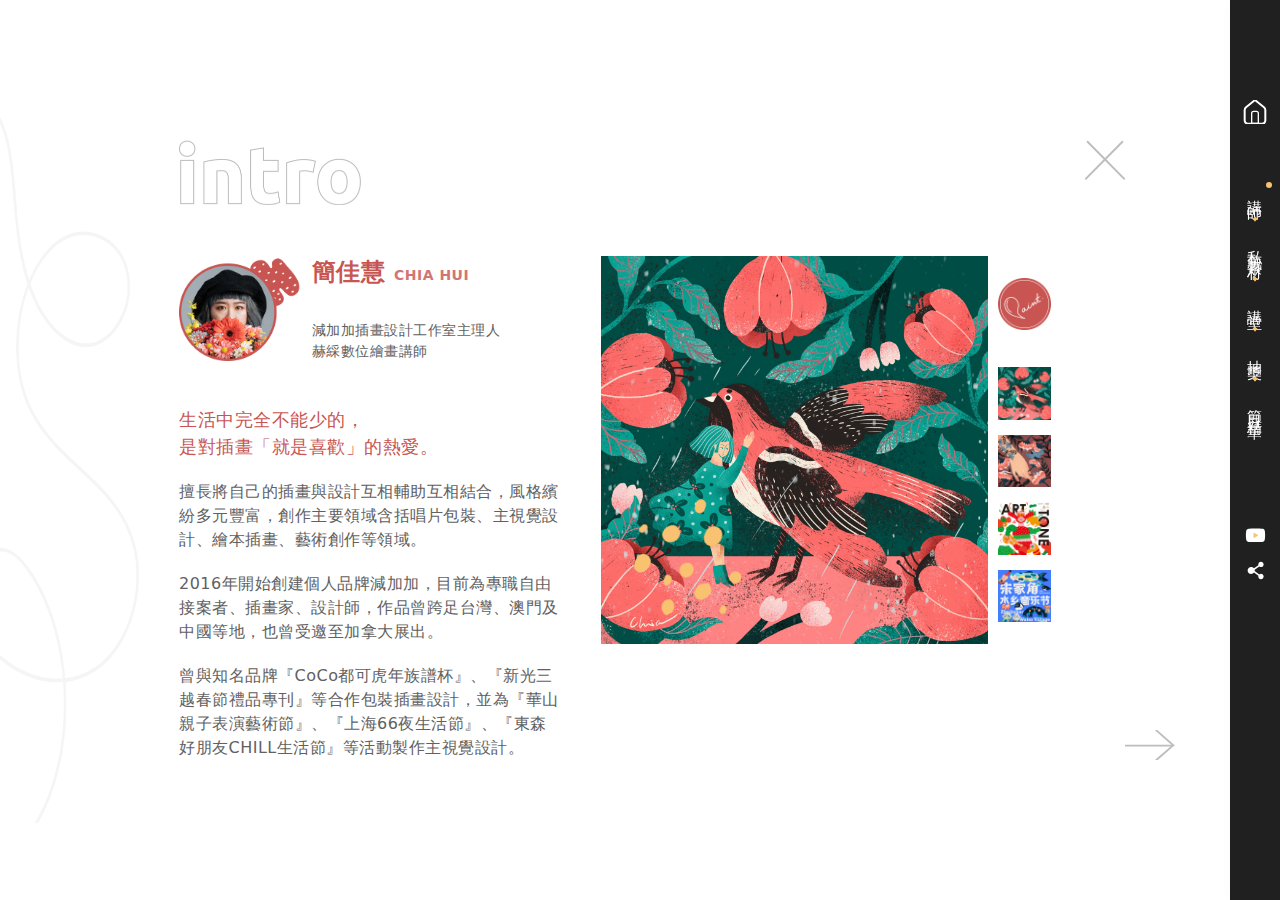
<file: ch/page-2-1.html>
<!DOCTYPE html><html lang="zh-Hant-TW"><head><meta http-equiv="Content-Type" content="text/html; charset=utf-8"><meta name="viewport" content="width=device-width,initial-scale=1,maximum-scale=1"><meta http-equiv="X-UA-Compatible" content="ie=edge"><meta name="format-detection" content="telephone=no"><title>20220328-illustration</title><meta property="og:description" content=""><meta property="twitter:description" content=""><meta name="DC.Description" content=""><link rel="stylesheet" href="../common/css/ch.css"><link rel="stylesheet" href="../common/css/tailwind.css"></head><body class="no-js body-flex"><script>;(function(){ document.querySelector('body').classList.remove('no-js'); })();</script><noscript><div class="noscript-description"><p>您的瀏覽器不支援JavaScript功能，若部份網頁功能無法正常使用時，請開啟瀏覽器JavaScript狀態</p></div></noscript><div id="wrapper" class="bg-wrapper-content"><header id="header"><div class="mainheader"><a href="../index.html" class="home-icon">首頁</a><ul class="mainheader-menu"><li class="current"><a href="page-2.html">講師</a></li><li><a href="page-3.html">私藏素材</a></li><li><a href="page-4.html">講堂</a></li><li><a href="page-5.html">抽獎</a></li><li><a href="page-6.html">節目精華</a></li></ul><div class="topnav-item"><div class="youtube"><a href="https://www.youtube.com/watch?v=nsGVX5Vhnwo" target="_blank" class="social-media-btn icon-youtube">youtube-icon</a><div class="hover-text hover-text-yt">觀看節目</div></div><div class="share"><a href="javascript:;" class="social-media-btn icon-share share-btn" title="分享">share-icon</a><ul class="share-list is-closelist"><li><a href="javascript: void(window.open('http://www.facebook.com/share.php?u='.concat(encodeURIComponent(location.href)) ));" class="social-media-btn icon-facebook" title="facebook（另開視窗）">facebook</a></li><li><a href="javascript: void(window.open('http://line.me/R/msg/text/?'.concat(encodeURIComponent(location.href)) ));" class="social-media-btn icon-line" title="line（另開視窗）">line</a></li></ul></div></div></div></header><div id="main" class="wrap wrap-content"><section class="section-content s2-content"><div class="section-content-left"><div class="title-img">intro</div><div class="section-pfp-info"><div class="section-pfp-info-left section-pfp-info-left1"><h2 class="h2">簡佳慧 <span>CHIA HUI</span></h2><p>減加加插畫設計工作室主理人<br>赫綵數位繪畫講師</p></div><div class="section-pfp-info-right"><figure><img src="../common/images/loader.gif" data-src="../common/images/02_Teacher/pic_t1photo_2x.png" class="lazyload" alt="圖片"><noscript><img alt="圖片" src="../common/images/02_Teacher/pic_t1photo_2x.png"></noscript></figure></div></div><div class="section-pfp-content section-pfp-content1"><h3 class="h3">生活中完全不能少的，<br>是對插畫「就是喜歡」的熱愛。</h3><p>擅長將自己的插畫與設計互相輔助互相結合，風格繽紛多元豐富，創作主要領域含括唱片包裝、主視覺設計、繪本插畫、藝術創作等領域。</p><p>2016年開始創建個人品牌減加加，目前為專職自由接案者、插畫家、設計師，作品曾跨足台灣、澳門及中國等地，也曾受邀至加拿大展出。</p><p>曾與知名品牌『CoCo都可虎年族譜杯』、『新光三越春節禮品專刊』等合作包裝插畫設計，並為『華山親子表演藝術節』、『上海66夜生活節』、『東森好朋友CHILL生活節』等活動製作主視覺設計。</p></div></div><div class="section-content-right"><div id="s2-content-app" class="s2-content-app"><div class="menu"><div class="menu-img"><figure><img src="../common/images/loader.gif" data-src="../common/images/02_Teacher/pic_paint_r_2x.png" class="lazyload" alt="圖片"><noscript><img alt="圖片" src="../common/images/02_Teacher/pic_paint_r_2x.png"></noscript></figure></div><a href="javascript:;" @click="handChangePage(0)" :class="{active: pageIdx === 0}"><figure><img src="../common/images/loader.gif" data-src="../common/images/02_Teacher/Gallery/Small/t1-1_s_2x.png" class="lazyload" alt="圖片"><noscript><img alt="圖片" src="../common/images/02_Teacher/Gallery/Small/t1-1_s_2x.png"></noscript></figure></a><a href="javascript:;" @click="handChangePage(1)" :class="{active: pageIdx === 1}"><figure><img src="../common/images/loader.gif" data-src="../common/images/02_Teacher/Gallery/Small/t1-2_s_2x.png" class="lazyload" alt="圖片"><noscript><img alt="圖片" src="../common/images/02_Teacher/Gallery/Small/t1-2_s_2x.png"></noscript></figure></a><a href="javascript:;" @click="handChangePage(2)" :class="{active: pageIdx === 2}"><figure><img src="../common/images/loader.gif" data-src="../common/images/02_Teacher/Gallery/Small/t1-3_s_2x.png" class="lazyload" alt="圖片"><noscript><img alt="圖片" src="../common/images/02_Teacher/Gallery/Small/t1-3_s_2x.png"></noscript></figure></a><a href="javascript:;" @click="handChangePage(3)" :class="{active: pageIdx === 3}"><figure><img src="../common/images/loader.gif" data-src="../common/images/02_Teacher/Gallery/Small/t1-4_s_2x.png" class="lazyload" alt="圖片"><noscript><img alt="圖片" src="../common/images/02_Teacher/Gallery/Small/t1-4_s_2x.png"></noscript></figure></a></div><div class="page"><div class="page1" v-if="pageIdx===0"><div class="mid"><figure><img src="../common/images/loader.gif" data-src="../common/images/02_Teacher/Gallery/t1-1_2x.png" class="lazyload" alt="圖片"><noscript><img alt="圖片" src="../common/images/02_Teacher/Gallery/t1-1_2x.png"></noscript></figure></div></div><div class="page2" v-show="pageIdx===1"><div class="mid"><figure><img src="../common/images/loader.gif" data-src="../common/images/02_Teacher/Gallery/t1-2_2x.png" class="lazyload" alt="圖片"><noscript><img alt="圖片" src="../common/images/02_Teacher/Gallery/t1-2_2x.png"></noscript></figure></div></div><div class="page3" v-show="pageIdx===2"><div class="mid"><figure><img src="../common/images/loader.gif" data-src="../common/images/02_Teacher/Gallery/t1-3_2x.png" class="lazyload" alt="圖片"><noscript><img alt="圖片" src="../common/images/02_Teacher/Gallery/t1-3_2x.png"></noscript></figure></div></div><div class="page4" v-show="pageIdx===3"><div class="mid"><figure><img src="../common/images/loader.gif" data-src="../common/images/02_Teacher/Gallery/t1-4_2x.png" class="lazyload" alt="圖片"><noscript><img alt="圖片" src="../common/images/02_Teacher/Gallery/t1-4_2x.png"></noscript></figure></div></div></div></div></div><a href="page-2.html" class="btn_cross"></a> <a href="page-2-2.html" class="btn_arrow"></a></section></div><footer class="footer"><div class="footer-wrap"><div class="footer-logo"><a href="https://www.appedu.com.tw/" target="_blank">赫綵設計學院</a></div><ul class="footer-media"><li class="footer-media-icon fb"><a href="https://www.facebook.com/appedu/" target="_blank">facebook</a></li><li class="footer-media-icon line"><a href="https://page.line.me/ksn8716p?openQrModal=true" target="_blank">line</a></li><li class="footer-media-icon yt"><a href="https://www.youtube.com/user/AppeduDesignTraining" target="_blank">youtube</a></li><li class="footer-media-icon ig"><a href="https://www.instagram.com/appedudesign/" target="_blank">instagram</a></li></ul><div class="footer-contact"></div><div class="footer-copyright"><span>Copyright ©Appedu. All rights reserved.</span> <span>赫綵電腦有限公司保有活動內容更改之權利，最新資訊以活動網站為主。</span></div></div></footer></div><script src="../common/js/main.js"></script><script async src="https://www.googletagmanager.com/gtag/js?id=UA-37287051-1"></script><script>window.dataLayer = window.dataLayer || [];
        function gtag() { dataLayer.push(arguments); }
        gtag('js', new Date());

        gtag('config', 'UA-37287051-1');</script></body></html>
</file>
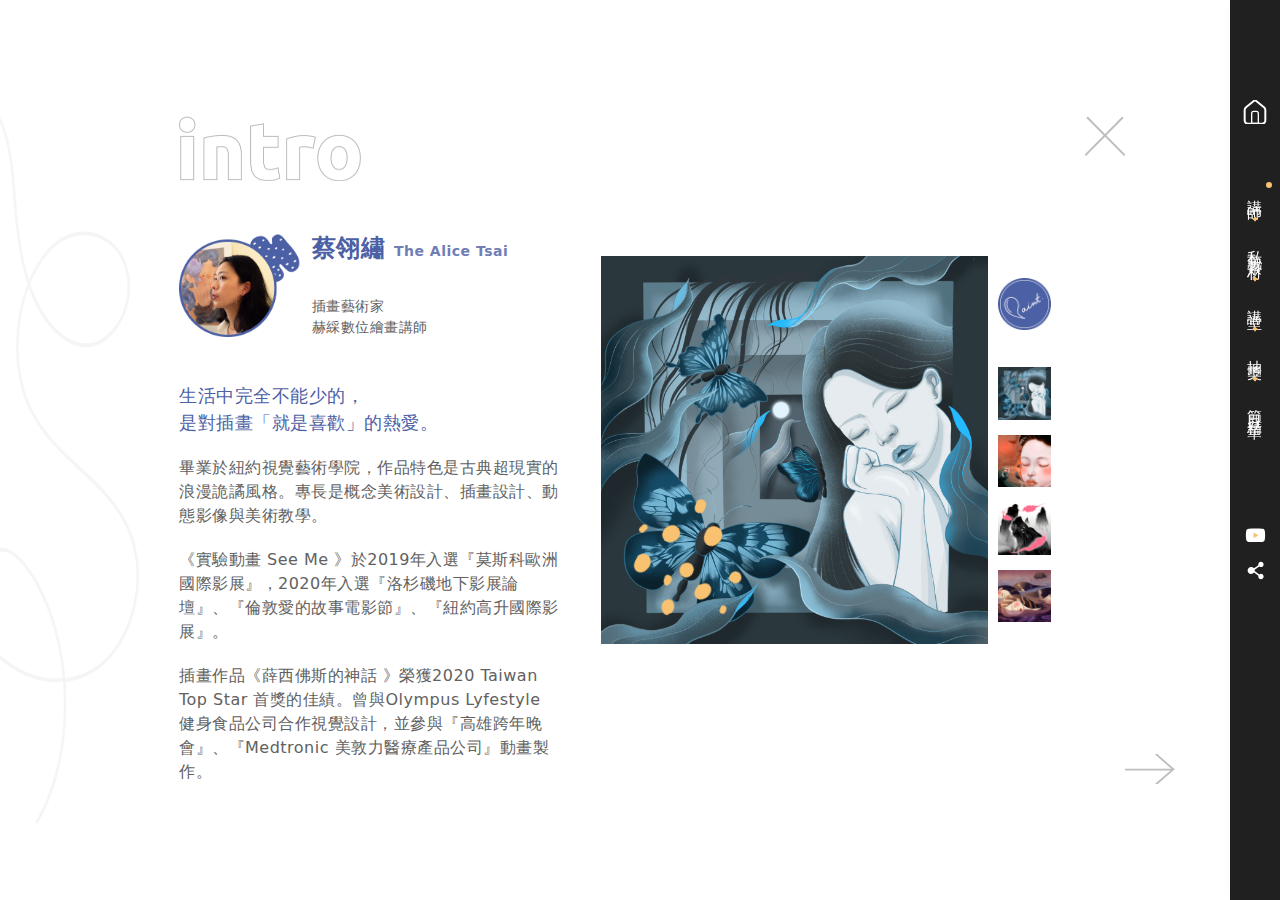
<file: ch/page-2-2.html>
<!DOCTYPE html><html lang="zh-Hant-TW"><head><meta http-equiv="Content-Type" content="text/html; charset=utf-8"><meta name="viewport" content="width=device-width,initial-scale=1,maximum-scale=1"><meta http-equiv="X-UA-Compatible" content="ie=edge"><meta name="format-detection" content="telephone=no"><title>20220328-illustration</title><meta property="og:description" content=""><meta property="twitter:description" content=""><meta name="DC.Description" content=""><link rel="stylesheet" href="../common/css/ch.css"><link rel="stylesheet" href="../common/css/tailwind.css"></head><body class="no-js body-flex"><script>;(function(){ document.querySelector('body').classList.remove('no-js'); })();</script><noscript><div class="noscript-description"><p>您的瀏覽器不支援JavaScript功能，若部份網頁功能無法正常使用時，請開啟瀏覽器JavaScript狀態</p></div></noscript><div id="wrapper" class="bg-wrapper-content"><header id="header"><div class="mainheader"><a href="../index.html" class="home-icon">首頁</a><ul class="mainheader-menu"><li class="current"><a href="page-2.html">講師</a></li><li><a href="page-3.html">私藏素材</a></li><li><a href="page-4.html">講堂</a></li><li><a href="page-5.html">抽獎</a></li><li><a href="page-6.html">節目精華</a></li></ul><div class="topnav-item"><div class="youtube"><a href="https://www.youtube.com/watch?v=nsGVX5Vhnwo" target="_blank" class="social-media-btn icon-youtube">youtube-icon</a><div class="hover-text hover-text-yt">觀看節目</div></div><div class="share"><a href="javascript:;" class="social-media-btn icon-share share-btn" title="分享">share-icon</a><ul class="share-list is-closelist"><li><a href="javascript: void(window.open('http://www.facebook.com/share.php?u='.concat(encodeURIComponent(location.href)) ));" class="social-media-btn icon-facebook" title="facebook（另開視窗）">facebook</a></li><li><a href="javascript: void(window.open('http://line.me/R/msg/text/?'.concat(encodeURIComponent(location.href)) ));" class="social-media-btn icon-line" title="line（另開視窗）">line</a></li></ul></div></div></div></header><div id="main" class="wrap wrap-content"><section class="section-content s2-content"><div class="section-content-left"><div class="title-img">intro</div><div class="section-pfp-info"><div class="section-pfp-info-left section-pfp-info-left2"><h2 class="h2">蔡翎繡 <span>The Alice Tsai</span></h2><p>插畫藝術家<br>赫綵數位繪畫講師</p></div><div class="section-pfp-info-right"><figure><img src="../common/images/loader.gif" data-src="../common/images/02_Teacher/pic_t2photo_2x.png" class="lazyload" alt="圖片"><noscript><img alt="圖片" src="../common/images/02_Teacher/pic_t2photo_2x.png"></noscript></figure></div></div><div class="section-pfp-content section-pfp-content2"><h3 class="h3">生活中完全不能少的，<br>是對插畫「就是喜歡」的熱愛。</h3><p>畢業於紐約視覺藝術學院，作品特色是古典超現實的浪漫詭譎風格。專長是概念美術設計、插畫設計、動態影像與美術教學。</p><p>《實驗動畫 See Me 》於2019年入選『莫斯科歐洲國際影展』，2020年入選『洛杉磯地下影展論壇』、『倫敦愛的故事電影節』、『紐約高升國際影展』。</p><p>插畫作品《薛西佛斯的神話 》榮獲2020 Taiwan Top Star 首獎的佳績。曾與Olympus Lyfestyle 健身食品公司合作視覺設計，並參與『高雄跨年晚會』、『Medtronic 美敦力醫療產品公司』動畫製作。</p></div></div><div class="section-content-right"><div id="s2-content-app" class="s2-content-app"><div class="menu"><div class="menu-img"><figure><img src="../common/images/loader.gif" data-src="../common/images/02_Teacher/pic_paint_b_2x.png" class="lazyload" alt="圖片"><noscript><img alt="圖片" src="../common/images/02_Teacher/pic_paint_b_2x.png"></noscript></figure></div><a href="javascript:;" @click="handChangePage(0)" :class="{active: pageIdx === 0}"><figure><img src="../common/images/loader.gif" data-src="../common/images/02_Teacher/Gallery/Small/t2-1_s_2x.png" class="lazyload" alt="圖片"><noscript><img alt="圖片" src="../common/images/02_Teacher/Gallery/Small/t2-1_s_2x.png"></noscript></figure></a><a href="javascript:;" @click="handChangePage(1)" :class="{active: pageIdx === 1}"><figure><img src="../common/images/loader.gif" data-src="../common/images/02_Teacher/Gallery/Small/t2-2_s_2x.png" class="lazyload" alt="圖片"><noscript><img alt="圖片" src="../common/images/02_Teacher/Gallery/Small/t2-2_s_2x.png"></noscript></figure></a><a href="javascript:;" @click="handChangePage(2)" :class="{active: pageIdx === 2}"><figure><img src="../common/images/loader.gif" data-src="../common/images/02_Teacher/Gallery/Small/t2-3_s_2x.png" class="lazyload" alt="圖片"><noscript><img alt="圖片" src="../common/images/02_Teacher/Gallery/Small/t2-3_s_2x.png"></noscript></figure></a><a href="javascript:;" @click="handChangePage(3)" :class="{active: pageIdx === 3}"><figure><img src="../common/images/loader.gif" data-src="../common/images/02_Teacher/Gallery/Small/t2-4_s_2x.png" class="lazyload" alt="圖片"><noscript><img alt="圖片" src="../common/images/02_Teacher/Gallery/Small/t2-4_s_2x.png"></noscript></figure></a></div><div class="page"><div class="page1" v-if="pageIdx===0"><div class="mid"><figure><img src="../common/images/loader.gif" data-src="../common/images/02_Teacher/Gallery/t2-1_2x.png" class="lazyload" alt="圖片"><noscript><img alt="圖片" src="../common/images/02_Teacher/Gallery/t2-1_2x.png"></noscript></figure></div></div><div class="page2" v-show="pageIdx===1"><div class="mid"><figure><img src="../common/images/loader.gif" data-src="../common/images/02_Teacher/Gallery/t2-2_2x.png" class="lazyload" alt="圖片"><noscript><img alt="圖片" src="../common/images/02_Teacher/Gallery/t2-2_2x.png"></noscript></figure></div></div><div class="page3" v-show="pageIdx===2"><div class="mid"><figure><img src="../common/images/loader.gif" data-src="../common/images/02_Teacher/Gallery/t2-3_2x.png" class="lazyload" alt="圖片"><noscript><img alt="圖片" src="../common/images/02_Teacher/Gallery/t2-3_2x.png"></noscript></figure></div></div><div class="page4" v-show="pageIdx===3"><div class="mid"><figure><img src="../common/images/loader.gif" data-src="../common/images/02_Teacher/Gallery/t2-4_2x.png" class="lazyload" alt="圖片"><noscript><img alt="圖片" src="../common/images/02_Teacher/Gallery/t2-4_2x.png"></noscript></figure></div></div></div></div></div><a href="page-2.html" class="btn_cross"></a> <a href="page-2-3.html" class="btn_arrow"></a></section></div><footer class="footer"><div class="footer-wrap"><div class="footer-logo"><a href="https://www.appedu.com.tw/" target="_blank">赫綵設計學院</a></div><ul class="footer-media"><li class="footer-media-icon fb"><a href="https://www.facebook.com/appedu/" target="_blank">facebook</a></li><li class="footer-media-icon line"><a href="https://page.line.me/ksn8716p?openQrModal=true" target="_blank">line</a></li><li class="footer-media-icon yt"><a href="https://www.youtube.com/user/AppeduDesignTraining" target="_blank">youtube</a></li><li class="footer-media-icon ig"><a href="https://www.instagram.com/appedudesign/" target="_blank">instagram</a></li></ul><div class="footer-contact"></div><div class="footer-copyright"><span>Copyright ©Appedu. All rights reserved.</span> <span>赫綵電腦有限公司保有活動內容更改之權利，最新資訊以活動網站為主。</span></div></div></footer></div><script src="../common/js/main.js"></script><script async src="https://www.googletagmanager.com/gtag/js?id=UA-37287051-1"></script><script>window.dataLayer = window.dataLayer || [];
        function gtag() { dataLayer.push(arguments); }
        gtag('js', new Date());

        gtag('config', 'UA-37287051-1');</script></body></html>
</file>
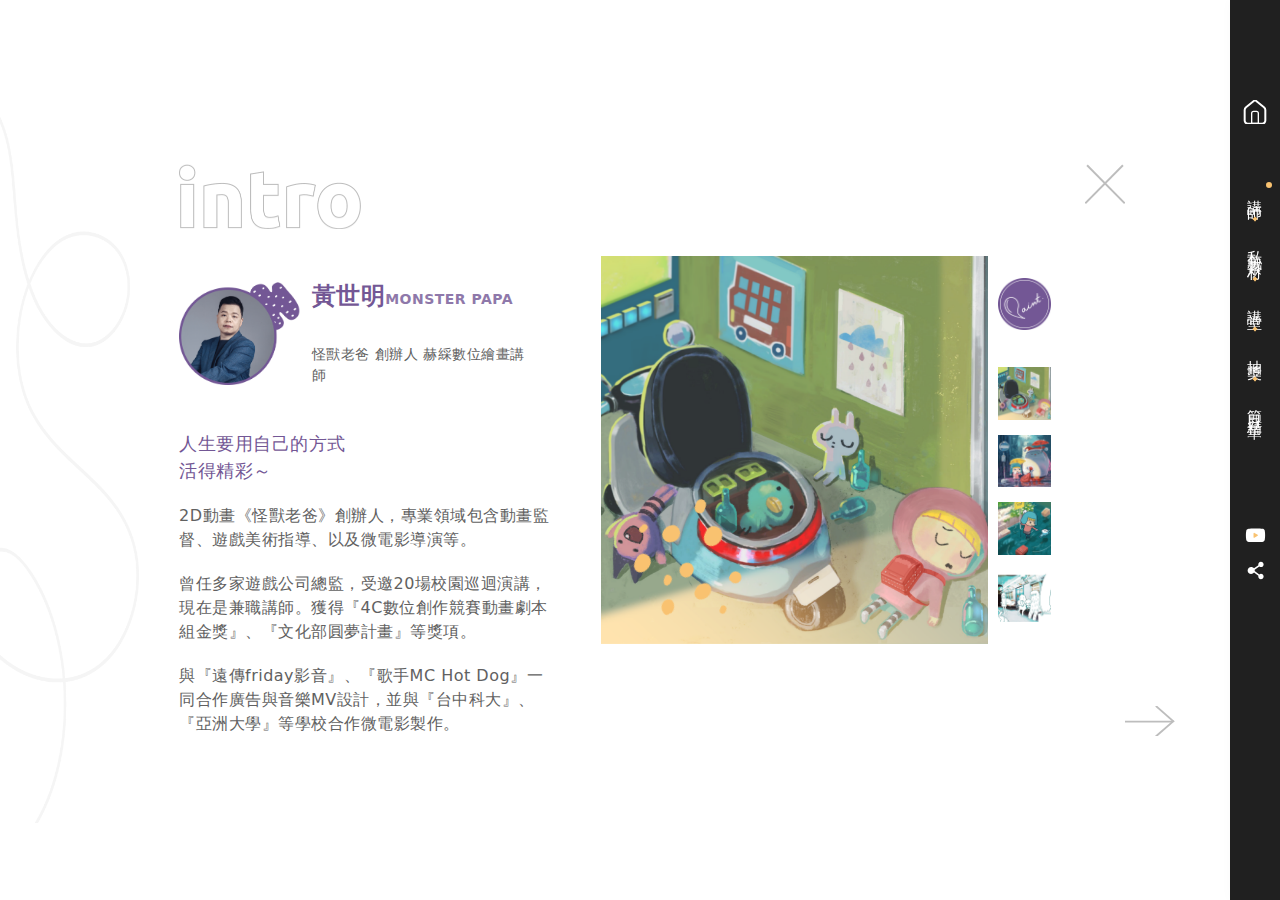
<file: ch/page-2-3.html>
<!DOCTYPE html><html lang="zh-Hant-TW"><head><meta http-equiv="Content-Type" content="text/html; charset=utf-8"><meta name="viewport" content="width=device-width,initial-scale=1,maximum-scale=1"><meta http-equiv="X-UA-Compatible" content="ie=edge"><meta name="format-detection" content="telephone=no"><title>20220328-illustration</title><meta property="og:description" content=""><meta property="twitter:description" content=""><meta name="DC.Description" content=""><link rel="stylesheet" href="../common/css/ch.css"><link rel="stylesheet" href="../common/css/tailwind.css"></head><body class="no-js body-flex"><script>;(function(){ document.querySelector('body').classList.remove('no-js'); })();</script><noscript><div class="noscript-description"><p>您的瀏覽器不支援JavaScript功能，若部份網頁功能無法正常使用時，請開啟瀏覽器JavaScript狀態</p></div></noscript><div id="wrapper" class="bg-wrapper-content"><header id="header"><div class="mainheader"><a href="../index.html" class="home-icon">首頁</a><ul class="mainheader-menu"><li class="current"><a href="page-2.html">講師</a></li><li><a href="page-3.html">私藏素材</a></li><li><a href="page-4.html">講堂</a></li><li><a href="page-5.html">抽獎</a></li><li><a href="page-6.html">節目精華</a></li></ul><div class="topnav-item"><div class="youtube"><a href="https://www.youtube.com/watch?v=nsGVX5Vhnwo" target="_blank" class="social-media-btn icon-youtube">youtube-icon</a><div class="hover-text hover-text-yt">觀看節目</div></div><div class="share"><a href="javascript:;" class="social-media-btn icon-share share-btn" title="分享">share-icon</a><ul class="share-list is-closelist"><li><a href="javascript: void(window.open('http://www.facebook.com/share.php?u='.concat(encodeURIComponent(location.href)) ));" class="social-media-btn icon-facebook" title="facebook（另開視窗）">facebook</a></li><li><a href="javascript: void(window.open('http://line.me/R/msg/text/?'.concat(encodeURIComponent(location.href)) ));" class="social-media-btn icon-line" title="line（另開視窗）">line</a></li></ul></div></div></div></header><div id="main" class="wrap wrap-content"><section class="section-content s2-content"><div class="section-content-left"><div class="title-img">intro</div><div class="section-pfp-info"><div class="section-pfp-info-left section-pfp-info-left3"><h2 class="h2">黃世明<span>MONSTER PAPA</span></h2><p>怪獸老爸 創辦人 赫綵數位繪畫講師</p></div><div class="section-pfp-info-right"><figure><img src="../common/images/loader.gif" data-src="../common/images/02_Teacher/pic_t3photo_2x.png" class="lazyload" alt="圖片"><noscript><img alt="圖片" src="../common/images/02_Teacher/pic_t3photo_2x.png"></noscript></figure></div></div><div class="section-pfp-content section-pfp-content3"><h3 class="h3">人生要用自己的方式<br>活得精彩～</h3><p>2D動畫《怪獸老爸》創辦人，專業領域包含動畫監督、遊戲美術指導、以及微電影導演等。</p><p>曾任多家遊戲公司總監，受邀20場校園巡迴演講，現在是兼職講師。獲得『4C數位創作競賽動畫劇本組金獎』、『文化部圓夢計畫』等獎項。</p><p>與『遠傳friday影音』、『歌手MC Hot Dog』一同合作廣告與音樂MV設計，並與『台中科大』、『亞洲大學』等學校合作微電影製作。</p></div></div><div class="section-content-right"><div id="s2-content-app" class="s2-content-app"><div class="menu"><div class="menu-img"><figure><img src="../common/images/loader.gif" data-src="../common/images/02_Teacher/pic_paint_p_2x.png" class="lazyload" alt="圖片"><noscript><img alt="圖片" src="../common/images/02_Teacher/pic_paint_p_2x.png"></noscript></figure></div><a href="javascript:;" @click="handChangePage(0)" :class="{active: pageIdx === 0}"><figure><img src="../common/images/loader.gif" data-src="../common/images/02_Teacher/Gallery/Small/t3-1_s_2x.png" class="lazyload" alt="圖片"><noscript><img alt="圖片" src="../common/images/02_Teacher/Gallery/Small/t3-1_s_2x.png"></noscript></figure></a><a href="javascript:;" @click="handChangePage(1)" :class="{active: pageIdx === 1}"><figure><img src="../common/images/loader.gif" data-src="../common/images/02_Teacher/Gallery/Small/t3-2_s_2x.png" class="lazyload" alt="圖片"><noscript><img alt="圖片" src="../common/images/02_Teacher/Gallery/Small/t3-2_s_2x.png"></noscript></figure></a><a href="javascript:;" @click="handChangePage(2)" :class="{active: pageIdx === 2}"><figure><img src="../common/images/loader.gif" data-src="../common/images/02_Teacher/Gallery/Small/t3-3_s_2x.png" class="lazyload" alt="圖片"><noscript><img alt="圖片" src="../common/images/02_Teacher/Gallery/Small/t3-3_s_2x.png"></noscript></figure></a><a href="javascript:;" @click="handChangePage(3)" :class="{active: pageIdx === 3}"><figure><img src="../common/images/loader.gif" data-src="../common/images/02_Teacher/Gallery/Small/t3-4_s_2x.png" class="lazyload" alt="圖片"><noscript><img alt="圖片" src="../common/images/02_Teacher/Gallery/Small/t3-4_s_2x.png"></noscript></figure></a></div><div class="page"><div class="page1" v-if="pageIdx===0"><div class="mid"><figure><img src="../common/images/loader.gif" data-src="../common/images/02_Teacher/Gallery/t3-1_2x.png" class="lazyload" alt="圖片"><noscript><img alt="圖片" src="../common/images/02_Teacher/Gallery/t3-1_2x.png"></noscript></figure></div></div><div class="page2" v-show="pageIdx===1"><div class="mid"><figure><img src="../common/images/loader.gif" data-src="../common/images/02_Teacher/Gallery/t3-2_2x.png" class="lazyload" alt="圖片"><noscript><img alt="圖片" src="../common/images/02_Teacher/Gallery/t3-2_2x.png"></noscript></figure></div></div><div class="page3" v-show="pageIdx===2"><div class="mid"><figure><img src="../common/images/loader.gif" data-src="../common/images/02_Teacher/Gallery/t3-3_2x.png" class="lazyload" alt="圖片"><noscript><img alt="圖片" src="../common/images/02_Teacher/Gallery/t3-3_2x.png"></noscript></figure></div></div><div class="page4" v-show="pageIdx===3"><div class="mid"><figure><img src="../common/images/loader.gif" data-src="../common/images/02_Teacher/Gallery/t3-4_2x.png" class="lazyload" alt="圖片"><noscript><img alt="圖片" src="../common/images/02_Teacher/Gallery/t3-4_2x.png"></noscript></figure></div></div></div></div></div><a href="page-2.html" class="btn_cross"></a> <a href="page-2-1.html" class="btn_arrow"></a></section></div><footer class="footer"><div class="footer-wrap"><div class="footer-logo"><a href="https://www.appedu.com.tw/" target="_blank">赫綵設計學院</a></div><ul class="footer-media"><li class="footer-media-icon fb"><a href="https://www.facebook.com/appedu/" target="_blank">facebook</a></li><li class="footer-media-icon line"><a href="https://page.line.me/ksn8716p?openQrModal=true" target="_blank">line</a></li><li class="footer-media-icon yt"><a href="https://www.youtube.com/user/AppeduDesignTraining" target="_blank">youtube</a></li><li class="footer-media-icon ig"><a href="https://www.instagram.com/appedudesign/" target="_blank">instagram</a></li></ul><div class="footer-contact"></div><div class="footer-copyright"><span>Copyright ©Appedu. All rights reserved.</span> <span>赫綵電腦有限公司保有活動內容更改之權利，最新資訊以活動網站為主。</span></div></div></footer></div><script src="../common/js/main.js"></script><script async src="https://www.googletagmanager.com/gtag/js?id=UA-37287051-1"></script><script>window.dataLayer = window.dataLayer || [];
        function gtag() { dataLayer.push(arguments); }
        gtag('js', new Date());

        gtag('config', 'UA-37287051-1');</script></body></html>
</file>
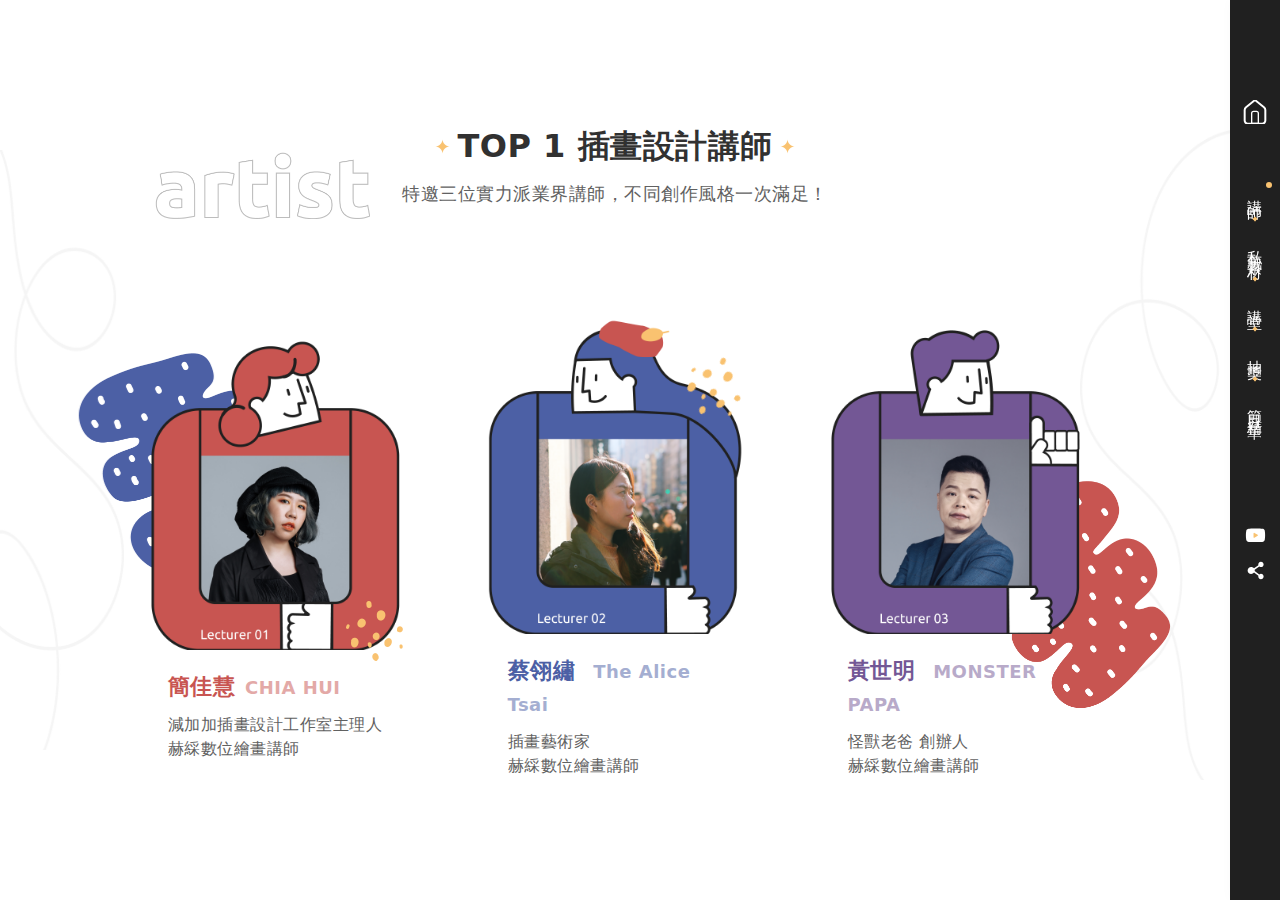
<file: ch/page-2.html>
<!DOCTYPE html><html lang="zh-Hant-TW"><head><meta http-equiv="Content-Type" content="text/html; charset=utf-8"><meta name="viewport" content="width=device-width,initial-scale=1,maximum-scale=1"><meta http-equiv="X-UA-Compatible" content="ie=edge"><meta name="format-detection" content="telephone=no"><title>20220328-illustration</title><meta property="og:description" content=""><meta property="twitter:description" content=""><meta name="DC.Description" content=""><link rel="stylesheet" href="../common/css/ch.css"><link rel="stylesheet" href="../common/css/tailwind.css"></head><body class="no-js body-flex"><script>;(function(){ document.querySelector('body').classList.remove('no-js'); })();</script><noscript><div class="noscript-description"><p>您的瀏覽器不支援JavaScript功能，若部份網頁功能無法正常使用時，請開啟瀏覽器JavaScript狀態</p></div></noscript><div id="wrapper" class="bg-wrapper"><header id="header"><div class="mainheader"><a href="../index.html" class="home-icon">首頁</a><ul class="mainheader-menu"><li class="current"><a href="page-2.html">講師</a></li><li><a href="page-3.html">私藏素材</a></li><li><a href="page-4.html">講堂</a></li><li><a href="page-5.html">抽獎</a></li><li><a href="page-6.html">節目精華</a></li></ul><div class="topnav-item"><div class="youtube"><a href="https://www.youtube.com/watch?v=nsGVX5Vhnwo" target="_blank" class="social-media-btn icon-youtube">youtube-icon</a><div class="hover-text hover-text-yt">觀看節目</div></div><div class="share"><a href="javascript:;" class="social-media-btn icon-share share-btn" title="分享">share-icon</a><ul class="share-list is-closelist"><li><a href="javascript: void(window.open('http://www.facebook.com/share.php?u='.concat(encodeURIComponent(location.href)) ));" class="social-media-btn icon-facebook" title="facebook（另開視窗）">facebook</a></li><li><a href="javascript: void(window.open('http://line.me/R/msg/text/?'.concat(encodeURIComponent(location.href)) ));" class="social-media-btn icon-line" title="line（另開視窗）">line</a></li></ul></div></div></div></header><div id="main" class="wrap wrap-content"><section class="section-content"><div class="title-img-mb">artist</div><div class="section-content-title"><h2 class="h2">TOP 1 插畫設計講師</h2><p>特邀三位實力派業界講師，不同創作風格一次滿足！</p></div><ul class="section-item"><li><a href="page-2-1.html"><figure class="section-item-img"><img src="../common/images/loader.gif" data-src="../common/images/02_Teacher/pic_t1_normal_2x 2.png" class="lazyload" alt="圖片"><noscript><img alt="圖片" src="../common/images/02_Teacher/pic_t1_normal_2x 2.png"></noscript><div class="section-item-img-hover hover1"><img src="../common/images/02_Teacher/pic_t1_hover_2x.png" alt=""></div></figure><div class="lecturer-info"><h3 class="h3 red-color">簡佳慧<span>CHIA HUI</span></h3><p>減加加插畫設計工作室主理人<br>赫綵數位繪畫講師</p></div></a></li><li><a href="page-2-2.html"><figure class="section-item-img"><img src="../common/images/loader.gif" data-src="../common/images/02_Teacher/pic_t2_normal_2x 2.png" class="lazyload" alt="圖片"><noscript><img alt="圖片" src="../common/images/02_Teacher/pic_t2_normal_2x 2.png"></noscript><div class="section-item-img-hover section-no-border hover2"><img src="../common/images/02_Teacher/pic_t2_hover_2x.png" alt=""></div></figure><div class="lecturer-info"><h3 class="h3 blue-color">蔡翎繡 <span>The Alice Tsai</span></h3><p>插畫藝術家<br>赫綵數位繪畫講師</p></div></a></li><li><a href="page-2-3.html"><figure class="section-item-img"><img src="../common/images/loader.gif" data-src="../common/images/02_Teacher/pic_t3_normal_2x 2.png" class="lazyload" alt="圖片"><noscript><img alt="圖片" src="../common/images/02_Teacher/pic_t3_normal_2x 2.png"></noscript><div class="section-item-img-hover section-no-border hover3"><img src="../common/images/02_Teacher/pic_t3_hover_2x.png" alt=""></div></figure><div class="lecturer-info"><h3 class="h3 purple-color">黃世明 <span>MONSTER PAPA</span></h3><p>怪獸老爸 創辦人<br>赫綵數位繪畫講師</p></div></a></li></ul></section></div><footer class="footer"><div class="footer-wrap"><div class="footer-logo"><a href="https://www.appedu.com.tw/" target="_blank">赫綵設計學院</a></div><ul class="footer-media"><li class="footer-media-icon fb"><a href="https://www.facebook.com/appedu/" target="_blank">facebook</a></li><li class="footer-media-icon line"><a href="https://page.line.me/ksn8716p?openQrModal=true" target="_blank">line</a></li><li class="footer-media-icon yt"><a href="https://www.youtube.com/user/AppeduDesignTraining" target="_blank">youtube</a></li><li class="footer-media-icon ig"><a href="https://www.instagram.com/appedudesign/" target="_blank">instagram</a></li></ul><div class="footer-contact"></div><div class="footer-copyright"><span>Copyright ©Appedu. All rights reserved.</span> <span>赫綵電腦有限公司保有活動內容更改之權利，最新資訊以活動網站為主。</span></div></div></footer></div><script src="../common/js/main.js"></script><script async src="https://www.googletagmanager.com/gtag/js?id=UA-37287051-1"></script><script>window.dataLayer = window.dataLayer || [];
        function gtag() { dataLayer.push(arguments); }
        gtag('js', new Date());

        gtag('config', 'UA-37287051-1');</script></body></html>
</file>
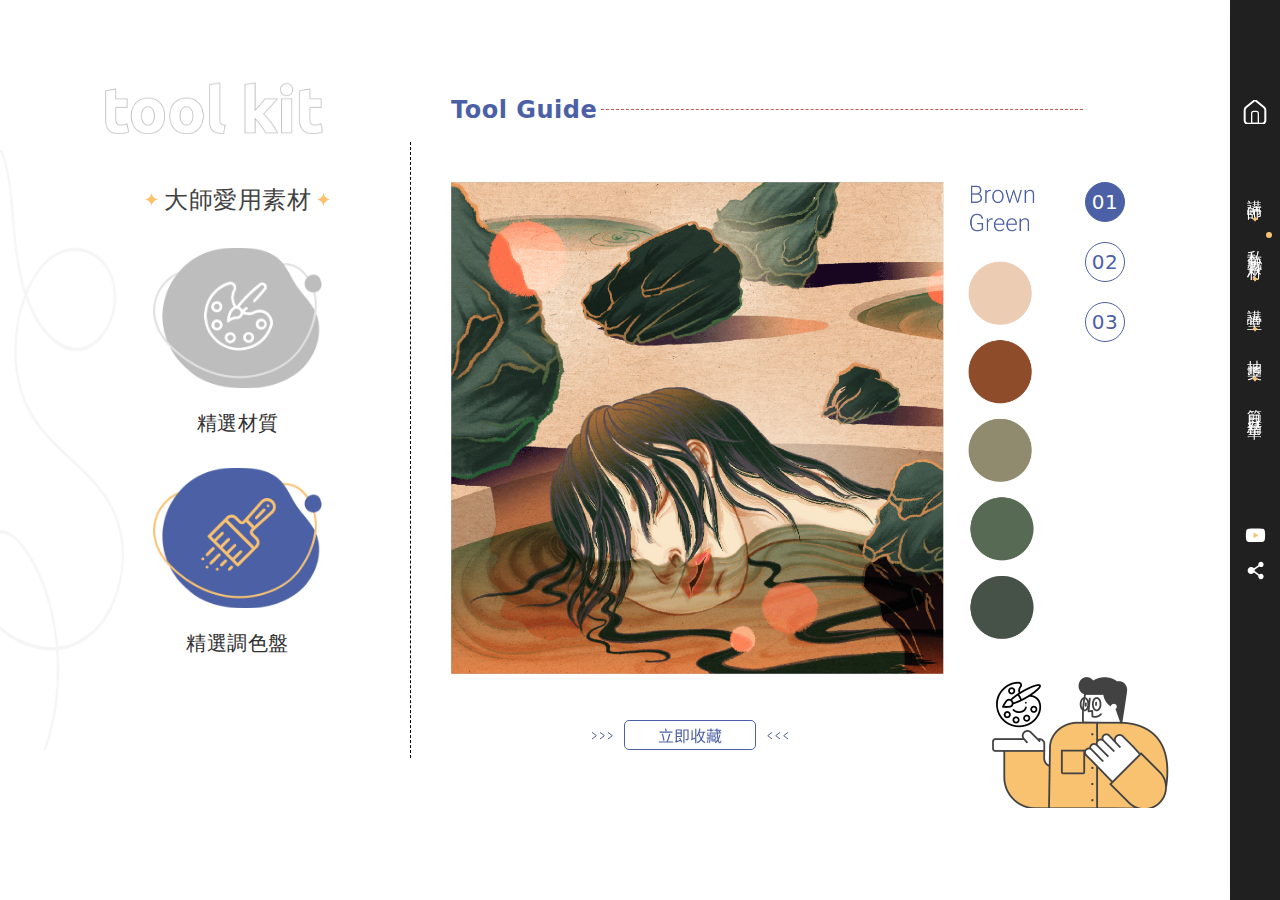
<file: ch/page-3-1.html>
<!DOCTYPE html><html lang="zh-Hant-TW"><head><meta http-equiv="Content-Type" content="text/html; charset=utf-8"><meta name="viewport" content="width=device-width,initial-scale=1,maximum-scale=1"><meta http-equiv="X-UA-Compatible" content="ie=edge"><meta name="format-detection" content="telephone=no"><title>20220328-illustration</title><meta property="og:description" content=""><meta property="twitter:description" content=""><meta name="DC.Description" content=""><link rel="stylesheet" href="../common/css/ch.css"><link rel="stylesheet" href="../common/css/tailwind.css"></head><body class="no-js body-flex"><script>;(function(){ document.querySelector('body').classList.remove('no-js'); })();</script><noscript><div class="noscript-description"><p>您的瀏覽器不支援JavaScript功能，若部份網頁功能無法正常使用時，請開啟瀏覽器JavaScript狀態</p></div></noscript><div id="wrapper" class="bg-wrapper bg-wrapper2"><header id="header"><div class="mainheader"><a href="../index.html" class="home-icon">首頁</a><ul class="mainheader-menu"><li><a href="page-2.html">講師</a></li><li class="current"><a href="page-3.html">私藏素材</a></li><li><a href="page-4.html">講堂</a></li><li><a href="page-5.html">抽獎</a></li><li><a href="page-6.html">節目精華</a></li></ul><div class="topnav-item"><div class="youtube"><a href="https://www.youtube.com/watch?v=nsGVX5Vhnwo" target="_blank" class="social-media-btn icon-youtube">youtube-icon</a><div class="hover-text hover-text-yt">觀看節目</div></div><div class="share"><a href="javascript:;" class="social-media-btn icon-share share-btn" title="分享">share-icon</a><ul class="share-list is-closelist"><li><a href="javascript: void(window.open('http://www.facebook.com/share.php?u='.concat(encodeURIComponent(location.href)) ));" class="social-media-btn icon-facebook" title="facebook（另開視窗）">facebook</a></li><li><a href="javascript: void(window.open('http://line.me/R/msg/text/?'.concat(encodeURIComponent(location.href)) ));" class="social-media-btn icon-line" title="line（另開視窗）">line</a></li></ul></div></div></div></header><div id="main" class="wrap wrap-content wrap-sticker"><section class="section-content-3"><div class="section-content-3-title"></div><div class="section-content-3-left"><div class="section-content-3-menu"><h2 class="h2"><span>大師愛用素材</span></h2><ul class="section-content-3-menu-item"><li><a href="page-3.html"><div class="section-content-3-menu-btn bt1"></div><p class="menu-btn-text">精選材質</p></a></li><li><a href="javascript:;" class="active"><div class="section-content-3-menu-btn bt2"></div><p class="menu-btn-text">精選調色盤</p></a></li></ul></div></div><div class="section-content-3-right"><span class="section-content-3-right-title blue-text">Tool Guide</span><div id="s3-content-app" class="s3-content-app"><div class="tool-page-wrap"><div class="tool-page page1" v-if="pageIdx===0"><figure class="tool-page-img"><img src="../common/images/loader.gif" data-src="../common/images/03_Toolkit/Gallery/tool2-1_2x.png" class="lazyload" alt="圖片"><noscript><img alt="圖片" src="../common/images/03_Toolkit/Gallery/tool2-1_2x.png"></noscript></figure></div><div class="tool-page page2" v-if="pageIdx===1"><figure class="tool-page-img"><img src="../common/images/loader.gif" data-src="../common/images/03_Toolkit/Gallery/tool2-2_2x.png" class="lazyload" alt="圖片"><noscript><img alt="圖片" src="../common/images/03_Toolkit/Gallery/tool2-2_2x.png"></noscript></figure></div><div class="tool-page page3" v-if="pageIdx===2"><figure class="tool-page-img"><img src="../common/images/loader.gif" data-src="../common/images/03_Toolkit/Gallery/tool2-3_2x.png" class="lazyload" alt="圖片"><noscript><img alt="圖片" src="../common/images/03_Toolkit/Gallery/tool2-3_2x.png"></noscript></figure></div></div><div class="tool-menu blue-text"><a href="javascript:;" @click="handChangePage(0)" :class="{active: pageIdx === 0}">01</a> <a href="javascript:;" @click="handChangePage(1)" :class="{active: pageIdx === 1}">02</a> <a href="javascript:;" @click="handChangePage(2)" :class="{active: pageIdx === 2}">03</a></div></div><div class="collect-btn collect-btn-blue cd-popup-trigger"></div></div></section></div><footer class="footer"><div class="footer-wrap"><div class="footer-logo"><a href="https://www.appedu.com.tw/" target="_blank">赫綵設計學院</a></div><ul class="footer-media"><li class="footer-media-icon fb"><a href="https://www.facebook.com/appedu/" target="_blank">facebook</a></li><li class="footer-media-icon line"><a href="https://page.line.me/ksn8716p?openQrModal=true" target="_blank">line</a></li><li class="footer-media-icon yt"><a href="https://www.youtube.com/user/AppeduDesignTraining" target="_blank">youtube</a></li><li class="footer-media-icon ig"><a href="https://www.instagram.com/appedudesign/" target="_blank">instagram</a></li></ul><div class="footer-contact"></div><div class="footer-copyright"><span>Copyright ©Appedu. All rights reserved.</span> <span>赫綵電腦有限公司保有活動內容更改之權利，最新資訊以活動網站為主。</span></div></div></footer></div><script src="../common/js/main.js"></script><script async src="https://www.googletagmanager.com/gtag/js?id=UA-37287051-1"></script><script>window.dataLayer = window.dataLayer || [];
        function gtag() { dataLayer.push(arguments); }
        gtag('js', new Date());

        gtag('config', 'UA-37287051-1');</script></body></html>
</file>
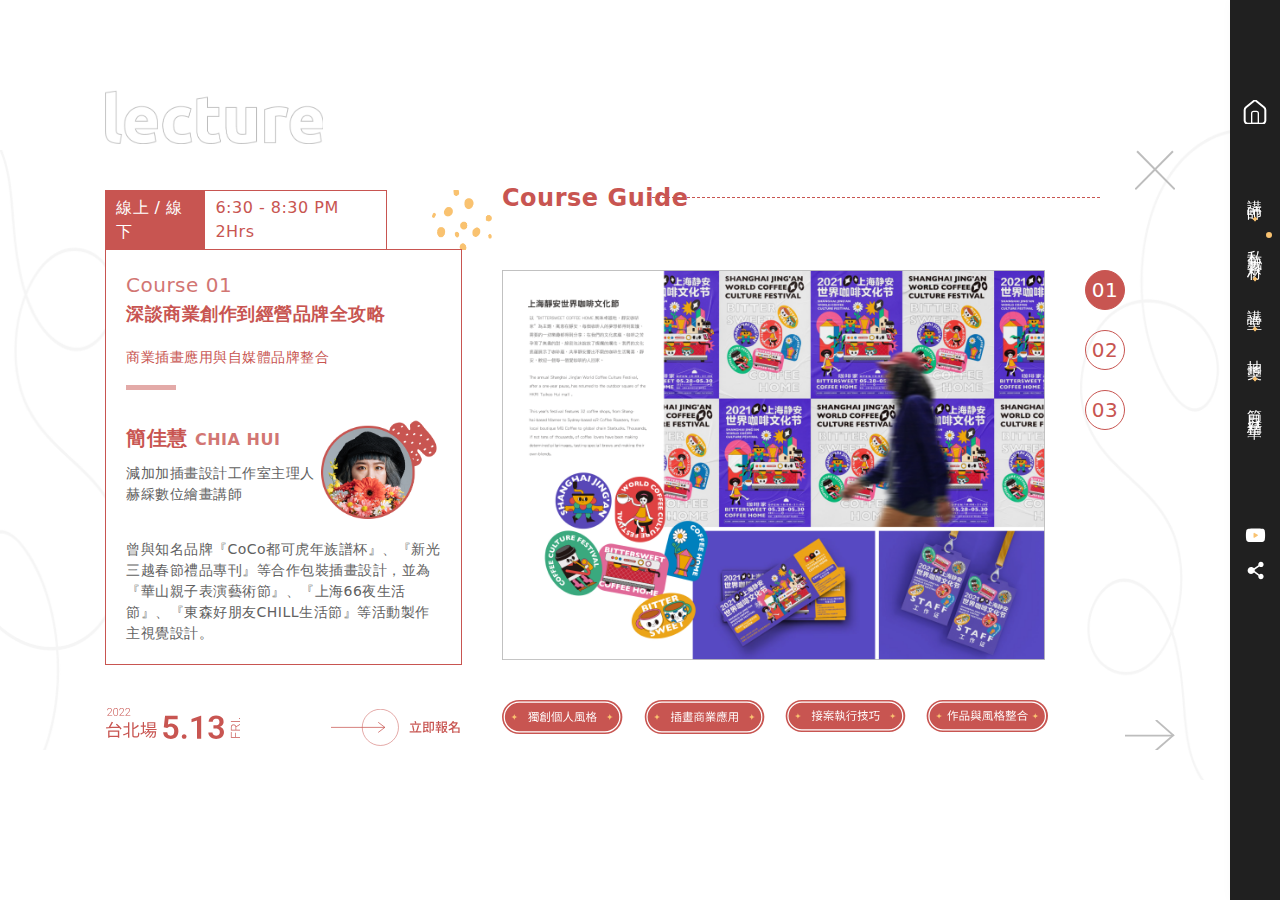
<file: ch/page-4-1.html>
<!DOCTYPE html><html lang="zh-Hant-TW"><head><meta http-equiv="Content-Type" content="text/html; charset=utf-8"><meta name="viewport" content="width=device-width,initial-scale=1,maximum-scale=1"><meta http-equiv="X-UA-Compatible" content="ie=edge"><meta name="format-detection" content="telephone=no"><title>20220328-illustration</title><meta property="og:description" content=""><meta property="twitter:description" content=""><meta name="DC.Description" content=""><link rel="stylesheet" href="../common/css/ch.css"><link rel="stylesheet" href="../common/css/tailwind.css"></head><body class="no-js body-flex"><script>;(function(){ document.querySelector('body').classList.remove('no-js'); })();</script><noscript><div class="noscript-description"><p>您的瀏覽器不支援JavaScript功能，若部份網頁功能無法正常使用時，請開啟瀏覽器JavaScript狀態</p></div></noscript><div id="wrapper" class="bg-wrapper bg-wrapper4"><header id="header"><div class="mainheader"><a href="../index.html" class="home-icon">首頁</a><ul class="mainheader-menu"><li><a href="page-2.html">講師</a></li><li class="current"><a href="page-3.html">私藏素材</a></li><li><a href="page-4.html">講堂</a></li><li><a href="page-5.html">抽獎</a></li><li><a href="page-6.html">節目精華</a></li></ul><div class="topnav-item"><div class="youtube"><a href="https://www.youtube.com/watch?v=nsGVX5Vhnwo" target="_blank" class="social-media-btn icon-youtube">youtube-icon</a><div class="hover-text hover-text-yt">觀看節目</div></div><div class="share"><a href="javascript:;" class="social-media-btn icon-share share-btn" title="分享">share-icon</a><ul class="share-list is-closelist"><li><a href="javascript: void(window.open('http://www.facebook.com/share.php?u='.concat(encodeURIComponent(location.href)) ));" class="social-media-btn icon-facebook" title="facebook（另開視窗）">facebook</a></li><li><a href="javascript: void(window.open('http://line.me/R/msg/text/?'.concat(encodeURIComponent(location.href)) ));" class="social-media-btn icon-line" title="line（另開視窗）">line</a></li></ul></div></div></div></header><div id="main" class="wrap wrap-content"><section class="section-content-4"><div class="section-content-4-title"></div><div class="section-content-4-left"><div class="section-content-4-left-wrap"><div class="section-content-4-left-wrap-label"><span class="label-title">線上 / 線下</span> <span>6:30 - 8:30 PM 2Hrs</span></div><div class="section-content-4-left-wrap-body"><div class="wrap-body-top"><h3 class="h3">Course 01</h3><h4 class="h4">深談商業創作到經營品牌全攻略</h4><p>商業插畫應用與自媒體品牌整合</p></div><div class="wrap-body-bottom"><div class="wrap-body-bottom-t"><div class="wrap-body-bottom-t-l"><h3 class="h3">簡佳慧 <span>CHIA HUI</span></h3><p>減加加插畫設計工作室主理人 赫綵數位繪畫講師</p></div><div class="wrap-body-bottom-t-r"><figure><img src="../common/images/loader.gif" data-src="../common/images/02_Teacher/pic_t1photo_2x.png" class="lazyload" alt="圖片"><noscript><img alt="圖片" src="../common/images/02_Teacher/pic_t1photo_2x.png"></noscript></figure></div></div><div class="wrap-body-bottom-b"><p>曾與知名品牌『CoCo都可虎年族譜杯』、『新光三越春節禮品專刊』等合作包裝插畫設計，並為『華山親子表演藝術節』、『上海66夜生活節』、『東森好朋友CHILL生活節』等活動製作主視覺設計。</p></div></div></div><div class="point"></div></div><div class="sign-up"><div class="sign-up-txt sign-up-txt1"></div><a href="javascript:;" target="_blank" class="sign-up-btn sign-up-btn1"></a></div></div><div class="section-content-4-right"><span class="section-content-4-right-title">Course Guide</span><div id="s3-content-app" class="s3-content-app"><div class="tool-page-wrap"><div class="tool-page page1" v-if="pageIdx===0"><figure class="tool-page-img"><img src="../common/images/loader.gif" data-src="../common/images/04_Lecture/Course/c1-1_2x.png" class="lazyload" alt="圖片"><noscript><img alt="圖片" src="../common/images/04_Lecture/Course/c1-1_2x.png"></noscript></figure></div><div class="tool-page page2" v-if="pageIdx===1"><figure class="tool-page-img"><img src="../common/images/loader.gif" data-src="../common/images/04_Lecture/Course/c1-2_2x.png" class="lazyload" alt="圖片"><noscript><img alt="圖片" src="../common/images/04_Lecture/Course/c1-2_2x.png"></noscript></figure></div><div class="tool-page page3" v-if="pageIdx===2"><figure class="tool-page-img"><img src="../common/images/loader.gif" data-src="../common/images/04_Lecture/Course/c1-3_2x.png" class="lazyload" alt="圖片"><noscript><img alt="圖片" src="../common/images/04_Lecture/Course/c1-3_2x.png"></noscript></figure></div></div><div class="tool-menu"><a href="javascript:;" @click="handChangePage(0)" :class="{active: pageIdx === 0}">01</a> <a href="javascript:;" @click="handChangePage(1)" :class="{active: pageIdx === 1}">02</a> <a href="javascript:;" @click="handChangePage(2)" :class="{active: pageIdx === 2}">03</a></div></div><ul class="course-nav"><li><figure class="tool-page-img"><img src="../common/images/loader.gif" data-src="../common/images/04_Lecture/Guide/pic_c1-1.svg" class="lazyload" alt="圖片"><noscript><img alt="圖片" src="../common/images/04_Lecture/Guide/pic_c1-1.svg"></noscript></figure></li><li><figure class="tool-page-img"><img src="../common/images/loader.gif" data-src="../common/images/04_Lecture/Guide/pic_c1-2.svg" class="lazyload" alt="圖片"><noscript><img alt="圖片" src="../common/images/04_Lecture/Guide/pic_c1-2.svg"></noscript></figure></li><li><figure class="tool-page-img"><img src="../common/images/loader.gif" data-src="../common/images/04_Lecture/Guide/pic_c1-3.svg" class="lazyload" alt="圖片"><noscript><img alt="圖片" src="../common/images/04_Lecture/Guide/pic_c1-3.svg"></noscript></figure></li><li><figure class="tool-page-img"><img src="../common/images/loader.gif" data-src="../common/images/04_Lecture/Guide/pic_c1-4.svg" class="lazyload" alt="圖片"><noscript><img alt="圖片" src="../common/images/04_Lecture/Guide/pic_c1-4.svg"></noscript></figure></li></ul></div><a href="page-4.html" class="btn_cross btn_cross-s4"></a> <a href="page-4-2.html" class="btn_arrow btn_arrow-s4"></a></section></div><footer class="footer"><div class="footer-wrap"><div class="footer-logo"><a href="https://www.appedu.com.tw/" target="_blank">赫綵設計學院</a></div><ul class="footer-media"><li class="footer-media-icon fb"><a href="https://www.facebook.com/appedu/" target="_blank">facebook</a></li><li class="footer-media-icon line"><a href="https://page.line.me/ksn8716p?openQrModal=true" target="_blank">line</a></li><li class="footer-media-icon yt"><a href="https://www.youtube.com/user/AppeduDesignTraining" target="_blank">youtube</a></li><li class="footer-media-icon ig"><a href="https://www.instagram.com/appedudesign/" target="_blank">instagram</a></li></ul><div class="footer-contact"></div><div class="footer-copyright"><span>Copyright ©Appedu. All rights reserved.</span> <span>赫綵電腦有限公司保有活動內容更改之權利，最新資訊以活動網站為主。</span></div></div></footer></div><script src="../common/js/main.js"></script><script async src="https://www.googletagmanager.com/gtag/js?id=UA-37287051-1"></script><script>window.dataLayer = window.dataLayer || [];
        function gtag() { dataLayer.push(arguments); }
        gtag('js', new Date());

        gtag('config', 'UA-37287051-1');</script></body></html>
</file>
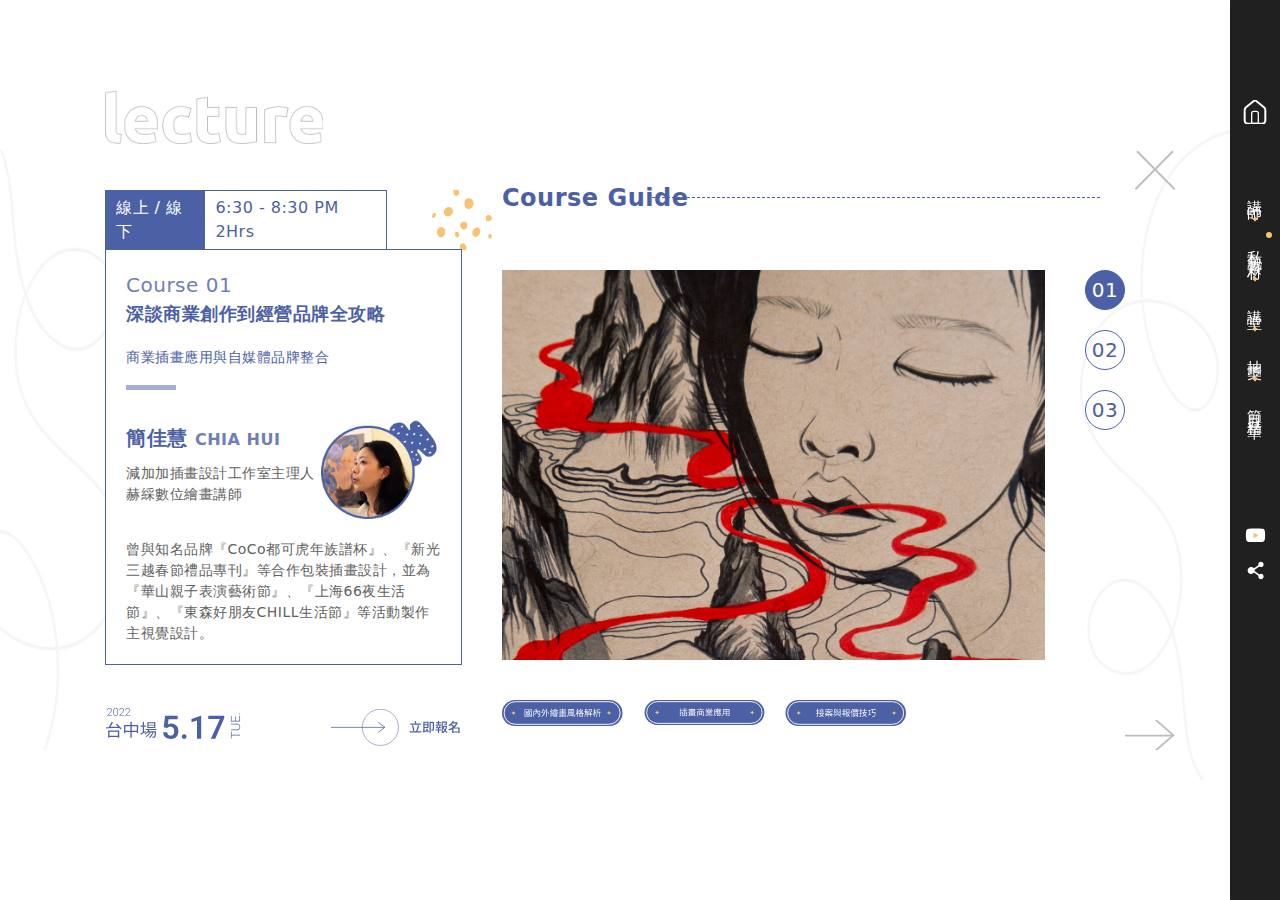
<file: ch/page-4-2.html>
<!DOCTYPE html><html lang="zh-Hant-TW"><head><meta http-equiv="Content-Type" content="text/html; charset=utf-8"><meta name="viewport" content="width=device-width,initial-scale=1,maximum-scale=1"><meta http-equiv="X-UA-Compatible" content="ie=edge"><meta name="format-detection" content="telephone=no"><title>20220328-illustration</title><meta property="og:description" content=""><meta property="twitter:description" content=""><meta name="DC.Description" content=""><link rel="stylesheet" href="../common/css/ch.css"><link rel="stylesheet" href="../common/css/tailwind.css"></head><body class="no-js body-flex"><script>;(function(){ document.querySelector('body').classList.remove('no-js'); })();</script><noscript><div class="noscript-description"><p>您的瀏覽器不支援JavaScript功能，若部份網頁功能無法正常使用時，請開啟瀏覽器JavaScript狀態</p></div></noscript><div id="wrapper" class="bg-wrapper bg-wrapper4"><header id="header"><div class="mainheader"><a href="../index.html" class="home-icon">首頁</a><ul class="mainheader-menu"><li><a href="page-2.html">講師</a></li><li class="current"><a href="page-3.html">私藏素材</a></li><li><a href="page-4.html">講堂</a></li><li><a href="page-5.html">抽獎</a></li><li><a href="page-6.html">節目精華</a></li></ul><div class="topnav-item"><div class="youtube"><a href="https://www.youtube.com/watch?v=nsGVX5Vhnwo" target="_blank" class="social-media-btn icon-youtube">youtube-icon</a><div class="hover-text hover-text-yt">觀看節目</div></div><div class="share"><a href="javascript:;" class="social-media-btn icon-share share-btn" title="分享">share-icon</a><ul class="share-list is-closelist"><li><a href="javascript: void(window.open('http://www.facebook.com/share.php?u='.concat(encodeURIComponent(location.href)) ));" class="social-media-btn icon-facebook" title="facebook（另開視窗）">facebook</a></li><li><a href="javascript: void(window.open('http://line.me/R/msg/text/?'.concat(encodeURIComponent(location.href)) ));" class="social-media-btn icon-line" title="line（另開視窗）">line</a></li></ul></div></div></div></header><div id="main" class="wrap wrap-content"><section class="section-content-4 section-content-4-2"><div class="section-content-4-title"></div><div class="section-content-4-left"><div class="section-content-4-left-wrap"><div class="section-content-4-left-wrap-label"><span class="label-title">線上 / 線下</span> <span>6:30 - 8:30 PM 2Hrs</span></div><div class="section-content-4-left-wrap-body"><div class="wrap-body-top"><h3 class="h3">Course 01</h3><h4 class="h4">深談商業創作到經營品牌全攻略</h4><p>商業插畫應用與自媒體品牌整合</p></div><div class="wrap-body-bottom"><div class="wrap-body-bottom-t"><div class="wrap-body-bottom-t-l"><h3 class="h3">簡佳慧 <span>CHIA HUI</span></h3><p>減加加插畫設計工作室主理人 赫綵數位繪畫講師</p></div><div class="wrap-body-bottom-t-r"><figure><img src="../common/images/loader.gif" data-src="../common/images/02_Teacher/pic_t2photo_2x.png" class="lazyload" alt="圖片"><noscript><img alt="圖片" src="../common/images/02_Teacher/pic_t2photo_2x.png"></noscript></figure></div></div><div class="wrap-body-bottom-b"><p>曾與知名品牌『CoCo都可虎年族譜杯』、『新光三越春節禮品專刊』等合作包裝插畫設計，並為『華山親子表演藝術節』、『上海66夜生活節』、『東森好朋友CHILL生活節』等活動製作主視覺設計。</p></div></div></div><div class="point"></div></div><div class="sign-up"><div class="sign-up-txt sign-up-txt2"></div><a href="javascript:;" target="_blank" class="sign-up-btn sign-up-btn2"></a></div></div><div class="section-content-4-right"><span class="section-content-4-right-title blue-text">Course Guide</span><div id="s3-content-app" class="s3-content-app"><div class="tool-page-wrap"><div class="tool-page page1" v-if="pageIdx===0"><figure class="tool-page-img"><img src="../common/images/loader.gif" data-src="../common/images/04_Lecture/Course/c2-1_2x.png" class="lazyload" alt="圖片"><noscript><img alt="圖片" src="../common/images/04_Lecture/Course/c2-1_2x.png"></noscript></figure></div><div class="tool-page page2" v-if="pageIdx===1"><figure class="tool-page-img"><img src="../common/images/loader.gif" data-src="../common/images/04_Lecture/Course/c2-2_2x.png" class="lazyload" alt="圖片"><noscript><img alt="圖片" src="../common/images/04_Lecture/Course/c2-2_2x.png"></noscript></figure></div><div class="tool-page page3" v-if="pageIdx===2"><figure class="tool-page-img"><img src="../common/images/loader.gif" data-src="../common/images/04_Lecture/Course/c2-3_2x.png" class="lazyload" alt="圖片"><noscript><img alt="圖片" src="../common/images/04_Lecture/Course/c2-3_2x.png"></noscript></figure></div></div><div class="tool-menu blue-text"><a href="javascript:;" @click="handChangePage(0)" :class="{active: pageIdx === 0}">01</a> <a href="javascript:;" @click="handChangePage(1)" :class="{active: pageIdx === 1}">02</a> <a href="javascript:;" @click="handChangePage(2)" :class="{active: pageIdx === 2}">03</a></div></div><ul class="course-nav"><li><figure class="tool-page-img"><img src="../common/images/loader.gif" data-src="../common/images/04_Lecture/Guide/pic_c2-1.svg" class="lazyload" alt="圖片"><noscript><img alt="圖片" src="../common/images/04_Lecture/Guide/pic_c2-1.svg"></noscript></figure></li><li><figure class="tool-page-img"><img src="../common/images/loader.gif" data-src="../common/images/04_Lecture/Guide/pic_c2-2.svg" class="lazyload" alt="圖片"><noscript><img alt="圖片" src="../common/images/04_Lecture/Guide/pic_c2-2.svg"></noscript></figure></li><li><figure class="tool-page-img"><img src="../common/images/loader.gif" data-src="../common/images/04_Lecture/Guide/pic_c2-3.svg" class="lazyload" alt="圖片"><noscript><img alt="圖片" src="../common/images/04_Lecture/Guide/pic_c2-3.svg"></noscript></figure></li></ul></div><a href="page-4.html" class="btn_cross btn_cross-s4"></a> <a href="page-4-3.html" class="btn_arrow btn_arrow-s4"></a></section></div><footer class="footer"><div class="footer-wrap"><div class="footer-logo"><a href="https://www.appedu.com.tw/" target="_blank">赫綵設計學院</a></div><ul class="footer-media"><li class="footer-media-icon fb"><a href="https://www.facebook.com/appedu/" target="_blank">facebook</a></li><li class="footer-media-icon line"><a href="https://page.line.me/ksn8716p?openQrModal=true" target="_blank">line</a></li><li class="footer-media-icon yt"><a href="https://www.youtube.com/user/AppeduDesignTraining" target="_blank">youtube</a></li><li class="footer-media-icon ig"><a href="https://www.instagram.com/appedudesign/" target="_blank">instagram</a></li></ul><div class="footer-contact"></div><div class="footer-copyright"><span>Copyright ©Appedu. All rights reserved.</span> <span>赫綵電腦有限公司保有活動內容更改之權利，最新資訊以活動網站為主。</span></div></div></footer></div><script src="../common/js/main.js"></script><script async src="https://www.googletagmanager.com/gtag/js?id=UA-37287051-1"></script><script>window.dataLayer = window.dataLayer || [];
        function gtag() { dataLayer.push(arguments); }
        gtag('js', new Date());

        gtag('config', 'UA-37287051-1');</script></body></html>
</file>
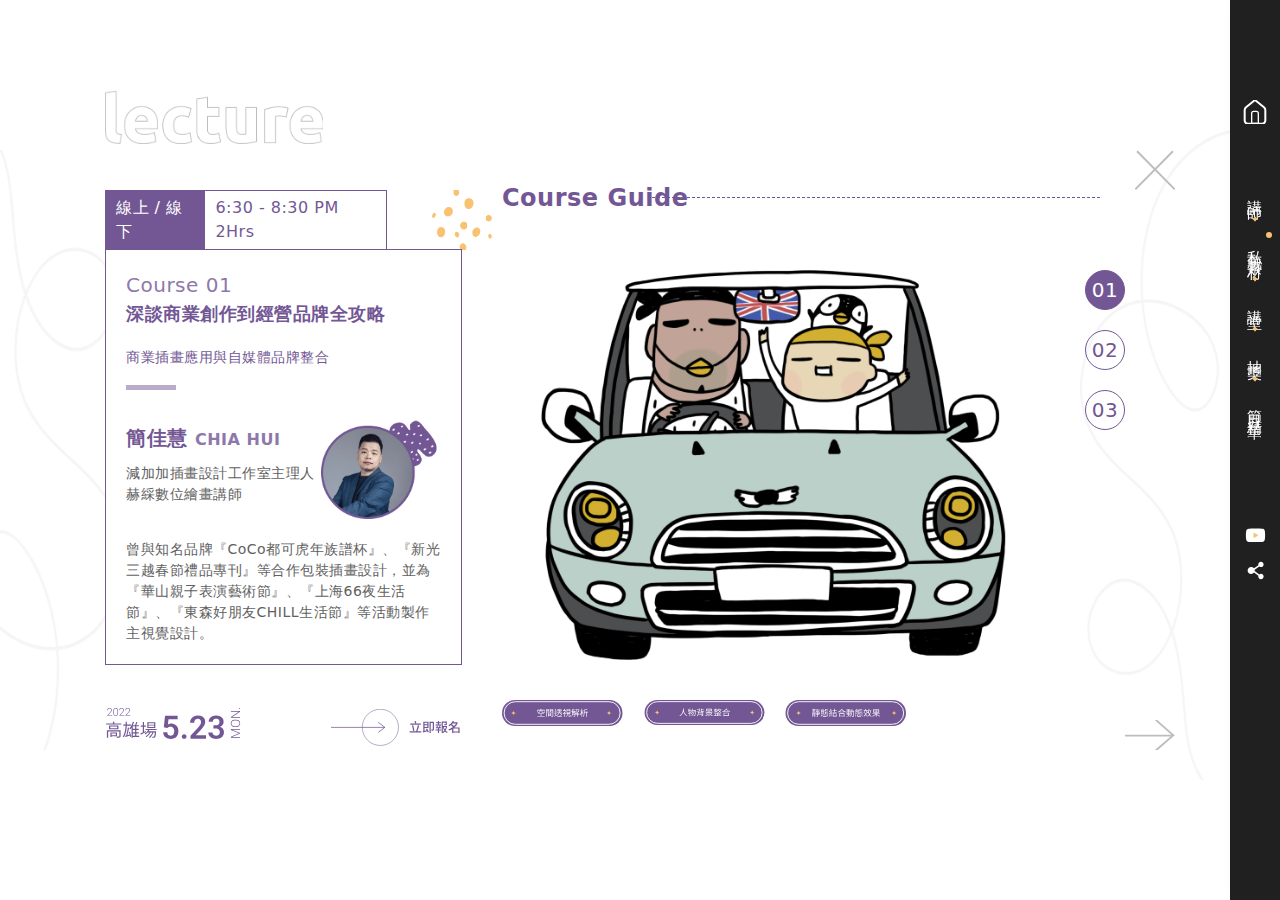
<file: ch/page-4-3.html>
<!DOCTYPE html><html lang="zh-Hant-TW"><head><meta http-equiv="Content-Type" content="text/html; charset=utf-8"><meta name="viewport" content="width=device-width,initial-scale=1,maximum-scale=1"><meta http-equiv="X-UA-Compatible" content="ie=edge"><meta name="format-detection" content="telephone=no"><title>20220328-illustration</title><meta property="og:description" content=""><meta property="twitter:description" content=""><meta name="DC.Description" content=""><link rel="stylesheet" href="../common/css/ch.css"><link rel="stylesheet" href="../common/css/tailwind.css"></head><body class="no-js body-flex"><script>;(function(){ document.querySelector('body').classList.remove('no-js'); })();</script><noscript><div class="noscript-description"><p>您的瀏覽器不支援JavaScript功能，若部份網頁功能無法正常使用時，請開啟瀏覽器JavaScript狀態</p></div></noscript><div id="wrapper" class="bg-wrapper bg-wrapper4"><header id="header"><div class="mainheader"><a href="../index.html" class="home-icon">首頁</a><ul class="mainheader-menu"><li><a href="page-2.html">講師</a></li><li class="current"><a href="page-3.html">私藏素材</a></li><li><a href="page-4.html">講堂</a></li><li><a href="page-5.html">抽獎</a></li><li><a href="page-6.html">節目精華</a></li></ul><div class="topnav-item"><div class="youtube"><a href="https://www.youtube.com/watch?v=nsGVX5Vhnwo" target="_blank" class="social-media-btn icon-youtube">youtube-icon</a><div class="hover-text hover-text-yt">觀看節目</div></div><div class="share"><a href="javascript:;" class="social-media-btn icon-share share-btn" title="分享">share-icon</a><ul class="share-list is-closelist"><li><a href="javascript: void(window.open('http://www.facebook.com/share.php?u='.concat(encodeURIComponent(location.href)) ));" class="social-media-btn icon-facebook" title="facebook（另開視窗）">facebook</a></li><li><a href="javascript: void(window.open('http://line.me/R/msg/text/?'.concat(encodeURIComponent(location.href)) ));" class="social-media-btn icon-line" title="line（另開視窗）">line</a></li></ul></div></div></div></header><div id="main" class="wrap wrap-content"><section class="section-content-4 section-content-4-3"><div class="section-content-4-title"></div><div class="section-content-4-left"><div class="section-content-4-left-wrap"><div class="section-content-4-left-wrap-label"><span class="label-title">線上 / 線下</span> <span>6:30 - 8:30 PM 2Hrs</span></div><div class="section-content-4-left-wrap-body"><div class="wrap-body-top"><h3 class="h3">Course 01</h3><h4 class="h4">深談商業創作到經營品牌全攻略</h4><p>商業插畫應用與自媒體品牌整合</p></div><div class="wrap-body-bottom"><div class="wrap-body-bottom-t"><div class="wrap-body-bottom-t-l"><h3 class="h3">簡佳慧 <span>CHIA HUI</span></h3><p>減加加插畫設計工作室主理人 赫綵數位繪畫講師</p></div><div class="wrap-body-bottom-t-r"><figure><img src="../common/images/loader.gif" data-src="../common/images/02_Teacher/pic_t3photo_2x.png" class="lazyload" alt="圖片"><noscript><img alt="圖片" src="../common/images/02_Teacher/pic_t3photo_2x.png"></noscript></figure></div></div><div class="wrap-body-bottom-b"><p>曾與知名品牌『CoCo都可虎年族譜杯』、『新光三越春節禮品專刊』等合作包裝插畫設計，並為『華山親子表演藝術節』、『上海66夜生活節』、『東森好朋友CHILL生活節』等活動製作主視覺設計。</p></div></div></div><div class="point"></div></div><div class="sign-up"><div class="sign-up-txt sign-up-txt3"></div><a href="javascript:;" target="_blank" class="sign-up-btn sign-up-btn3"></a></div></div><div class="section-content-4-right"><span class="section-content-4-right-title purple-text">Course Guide</span><div id="s3-content-app" class="s3-content-app"><div class="tool-page-wrap"><div class="tool-page page1" v-if="pageIdx===0"><figure class="tool-page-img"><img src="../common/images/loader.gif" data-src="../common/images/04_Lecture/Course/c3-1_2x.png" class="lazyload" alt="圖片"><noscript><img alt="圖片" src="../common/images/04_Lecture/Course/c3-1_2x.png"></noscript></figure></div><div class="tool-page page2" v-if="pageIdx===1"><figure class="tool-page-img"><img src="../common/images/loader.gif" data-src="../common/images/04_Lecture/Course/c3-2_2x.png" class="lazyload" alt="圖片"><noscript><img alt="圖片" src="../common/images/04_Lecture/Course/c3-2_2x.png"></noscript></figure></div><div class="tool-page page3" v-if="pageIdx===2"><figure class="tool-page-img"><img src="../common/images/loader.gif" data-src="../common/images/04_Lecture/Course/c3-3_2x.png" class="lazyload" alt="圖片"><noscript><img alt="圖片" src="../common/images/04_Lecture/Course/c3-3_2x.png"></noscript></figure></div></div><div class="tool-menu purple-text"><a href="javascript:;" @click="handChangePage(0)" :class="{active: pageIdx === 0}">01</a> <a href="javascript:;" @click="handChangePage(1)" :class="{active: pageIdx === 1}">02</a> <a href="javascript:;" @click="handChangePage(2)" :class="{active: pageIdx === 2}">03</a></div></div><ul class="course-nav"><li><figure class="tool-page-img"><img src="../common/images/loader.gif" data-src="../common/images/04_Lecture/Guide/pic_c3-1.svg" class="lazyload" alt="圖片"><noscript><img alt="圖片" src="../common/images/04_Lecture/Guide/pic_c3-1.svg"></noscript></figure></li><li><figure class="tool-page-img"><img src="../common/images/loader.gif" data-src="../common/images/04_Lecture/Guide/pic_c3-2.svg" class="lazyload" alt="圖片"><noscript><img alt="圖片" src="../common/images/04_Lecture/Guide/pic_c3-2.svg"></noscript></figure></li><li><figure class="tool-page-img"><img src="../common/images/loader.gif" data-src="../common/images/04_Lecture/Guide/pic_c3-3.svg" class="lazyload" alt="圖片"><noscript><img alt="圖片" src="../common/images/04_Lecture/Guide/pic_c3-3.svg"></noscript></figure></li></ul></div><a href="page-4.html" class="btn_cross btn_cross-s4"></a> <a href="page-4-1.html" class="btn_arrow btn_arrow-s4"></a></section></div><footer class="footer"><div class="footer-wrap"><div class="footer-logo"><a href="https://www.appedu.com.tw/" target="_blank">赫綵設計學院</a></div><ul class="footer-media"><li class="footer-media-icon fb"><a href="https://www.facebook.com/appedu/" target="_blank">facebook</a></li><li class="footer-media-icon line"><a href="https://page.line.me/ksn8716p?openQrModal=true" target="_blank">line</a></li><li class="footer-media-icon yt"><a href="https://www.youtube.com/user/AppeduDesignTraining" target="_blank">youtube</a></li><li class="footer-media-icon ig"><a href="https://www.instagram.com/appedudesign/" target="_blank">instagram</a></li></ul><div class="footer-contact"></div><div class="footer-copyright"><span>Copyright ©Appedu. All rights reserved.</span> <span>赫綵電腦有限公司保有活動內容更改之權利，最新資訊以活動網站為主。</span></div></div></footer></div><script src="../common/js/main.js"></script><script async src="https://www.googletagmanager.com/gtag/js?id=UA-37287051-1"></script><script>window.dataLayer = window.dataLayer || [];
        function gtag() { dataLayer.push(arguments); }
        gtag('js', new Date());

        gtag('config', 'UA-37287051-1');</script></body></html>
</file>
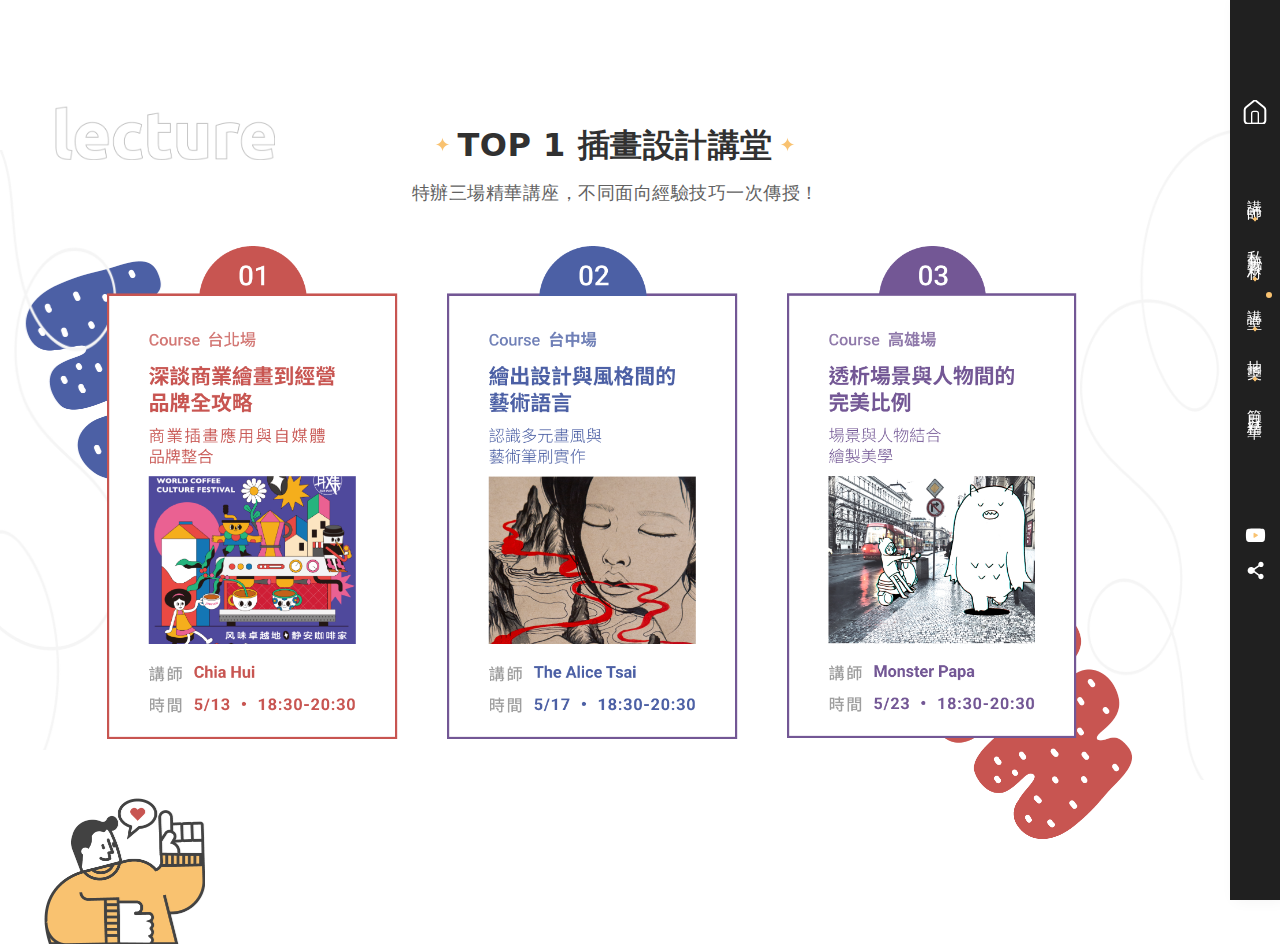
<file: ch/page-4.html>
<!DOCTYPE html><html lang="zh-Hant-TW"><head><meta http-equiv="Content-Type" content="text/html; charset=utf-8"><meta name="viewport" content="width=device-width,initial-scale=1,maximum-scale=1"><meta http-equiv="X-UA-Compatible" content="ie=edge"><meta name="format-detection" content="telephone=no"><title>20220328-illustration</title><meta property="og:description" content=""><meta property="twitter:description" content=""><meta name="DC.Description" content=""><link rel="stylesheet" href="../common/css/ch.css"><link rel="stylesheet" href="../common/css/tailwind.css"></head><body class="no-js body-flex"><script>;(function(){ document.querySelector('body').classList.remove('no-js'); })();</script><noscript><div class="noscript-description"><p>您的瀏覽器不支援JavaScript功能，若部份網頁功能無法正常使用時，請開啟瀏覽器JavaScript狀態</p></div></noscript><div id="wrapper" class="bg-wrapper"><header id="header"><div class="mainheader"><a href="../index.html" class="home-icon">首頁</a><ul class="mainheader-menu"><li><a href="page-2.html">講師</a></li><li><a href="page-3.html">私藏素材</a></li><li class="current"><a href="page-4.html">講堂</a></li><li><a href="page-5.html">抽獎</a></li><li><a href="page-6.html">節目精華</a></li></ul><div class="topnav-item"><div class="youtube"><a href="https://www.youtube.com/watch?v=nsGVX5Vhnwo" target="_blank" class="social-media-btn icon-youtube">youtube-icon</a><div class="hover-text hover-text-yt">觀看節目</div></div><div class="share"><a href="javascript:;" class="social-media-btn icon-share share-btn" title="分享">share-icon</a><ul class="share-list is-closelist"><li><a href="javascript: void(window.open('http://www.facebook.com/share.php?u='.concat(encodeURIComponent(location.href)) ));" class="social-media-btn icon-facebook" title="facebook（另開視窗）">facebook</a></li><li><a href="javascript: void(window.open('http://line.me/R/msg/text/?'.concat(encodeURIComponent(location.href)) ));" class="social-media-btn icon-line" title="line（另開視窗）">line</a></li></ul></div></div></div></header><div id="main" class="wrap wrap-content"><section class="section-content section-content-bg"><div class="lecture">lecture</div><div class="section-content-title section-content-title-s4"><h2 class="h2">TOP 1 插畫設計講堂</h2><p>特辦三場精華講座，不同面向經驗技巧一次傳授！</p></div><div class="lecture-txt"></div><ul class="section-item4"><li><a href="page-4-1.html"><figure class=""><img src="../common/images/loader.gif" data-src="../common/images/04_Lecture/bt_c1_normal_2x.png" class="lazyload" alt="圖片"><noscript><img alt="圖片" src="../common/images/04_Lecture/bt_c1_normal_2x.png"></noscript></figure><div class="hover1"><img src="../common/images/04_Lecture/bt_c1_hover_2x.png" alt=""></div></a></li><li><a href="page-4-2.html"><figure class=""><img src="../common/images/loader.gif" data-src="../common/images/04_Lecture/bt_c2_normal_2x.png" class="lazyload" alt="圖片"><noscript><img alt="圖片" src="../common/images/04_Lecture/bt_c2_normal_2x.png"></noscript></figure><div class="hover1"><img src="../common/images/04_Lecture/bt_c2_hover_2x.png" alt=""></div></a></li><li><a href="page-4-3.html"><figure class=""><img src="../common/images/loader.gif" data-src="../common/images/04_Lecture/bt_c3_normal_2x.png" class="lazyload" alt="圖片"><noscript><img alt="圖片" src="../common/images/04_Lecture/bt_c3_normal_2x.png"></noscript></figure><div class="hover1"><img src="../common/images/04_Lecture/bt_c3_hover_2x.png" alt=""></div></a></li></ul></section></div><footer class="footer"><div class="footer-wrap"><div class="footer-logo"><a href="https://www.appedu.com.tw/" target="_blank">赫綵設計學院</a></div><ul class="footer-media"><li class="footer-media-icon fb"><a href="https://www.facebook.com/appedu/" target="_blank">facebook</a></li><li class="footer-media-icon line"><a href="https://page.line.me/ksn8716p?openQrModal=true" target="_blank">line</a></li><li class="footer-media-icon yt"><a href="https://www.youtube.com/user/AppeduDesignTraining" target="_blank">youtube</a></li><li class="footer-media-icon ig"><a href="https://www.instagram.com/appedudesign/" target="_blank">instagram</a></li></ul><div class="footer-contact"></div><div class="footer-copyright"><span>Copyright ©Appedu. All rights reserved.</span> <span>赫綵電腦有限公司保有活動內容更改之權利，最新資訊以活動網站為主。</span></div></div></footer></div><script src="../common/js/main.js"></script><script async src="https://www.googletagmanager.com/gtag/js?id=UA-37287051-1"></script><script>window.dataLayer = window.dataLayer || [];
        function gtag() { dataLayer.push(arguments); }
        gtag('js', new Date());

        gtag('config', 'UA-37287051-1');</script></body></html>
</file>
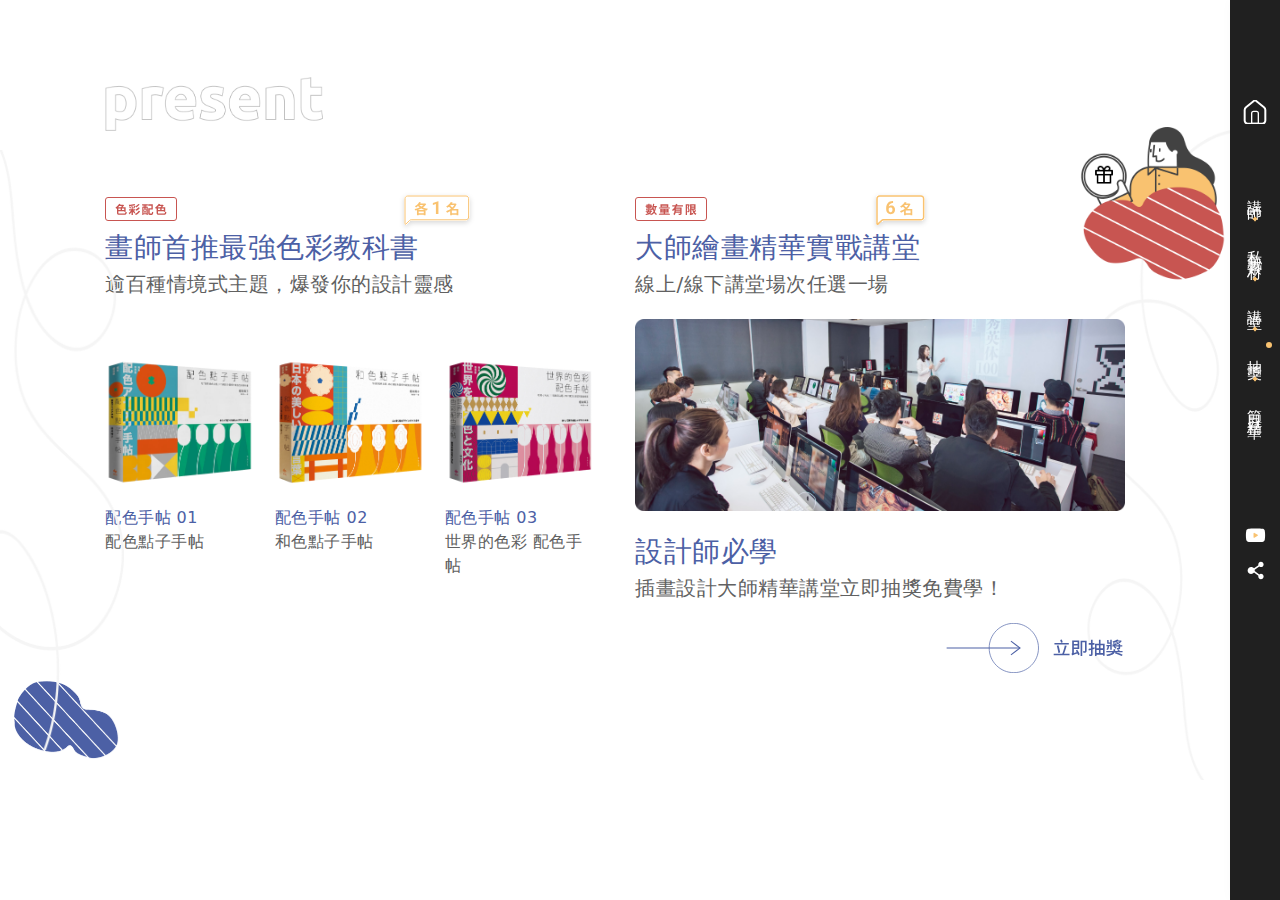
<file: ch/page-5.html>
<!DOCTYPE html><html lang="zh-Hant-TW"><head><meta http-equiv="Content-Type" content="text/html; charset=utf-8"><meta name="viewport" content="width=device-width,initial-scale=1,maximum-scale=1"><meta http-equiv="X-UA-Compatible" content="ie=edge"><meta name="format-detection" content="telephone=no"><title>20220328-illustration</title><meta property="og:description" content=""><meta property="twitter:description" content=""><meta name="DC.Description" content=""><link rel="stylesheet" href="../common/css/ch.css"><link rel="stylesheet" href="../common/css/tailwind.css"></head><body class="no-js body-flex"><script>;(function(){ document.querySelector('body').classList.remove('no-js'); })();</script><noscript><div class="noscript-description"><p>您的瀏覽器不支援JavaScript功能，若部份網頁功能無法正常使用時，請開啟瀏覽器JavaScript狀態</p></div></noscript><div id="wrapper" class="bg-wrapper bg-wrapper5"><header id="header"><div class="mainheader"><a href="../index.html" class="home-icon">首頁</a><ul class="mainheader-menu"><li><a href="page-2.html">講師</a></li><li><a href="page-3.html">私藏素材</a></li><li><a href="page-4.html">講堂</a></li><li class="current"><a href="page-5.html">抽獎</a></li><li><a href="page-6.html">節目精華</a></li></ul><div class="topnav-item"><div class="youtube"><a href="https://www.youtube.com/watch?v=nsGVX5Vhnwo" target="_blank" class="social-media-btn icon-youtube">youtube-icon</a><div class="hover-text hover-text-yt">觀看節目</div></div><div class="share"><a href="javascript:;" class="social-media-btn icon-share share-btn" title="分享">share-icon</a><ul class="share-list is-closelist"><li><a href="javascript: void(window.open('http://www.facebook.com/share.php?u='.concat(encodeURIComponent(location.href)) ));" class="social-media-btn icon-facebook" title="facebook（另開視窗）">facebook</a></li><li><a href="javascript: void(window.open('http://line.me/R/msg/text/?'.concat(encodeURIComponent(location.href)) ));" class="social-media-btn icon-line" title="line（另開視窗）">line</a></li></ul></div></div></div></header><div id="main" class="wrap wrap-content"><section class="section-content-5"><div class="section-content-5-title"></div><div class="section-content-5-wrap"><div class="section-content-5-left"><div class="section-content-5-left-top"><h3 class="h3">畫師首推最強色彩教科書</h3><p>逾百種情境式主題，爆發你的設計靈感</p></div><div class="section-content-5-left-bottom"><li><figure><img src="../common/images/loader.gif" data-src="../common/images/05_present/pic_p1-1_2x.png" class="lazyload" alt="圖片"><noscript><img alt="圖片" src="../common/images/05_present/pic_p1-1_2x.png"></noscript><figcaption><h4 class="h4">配色手帖 01</h4><p>配色點子手帖</p></figcaption></figure></li><li><figure><img src="../common/images/loader.gif" data-src="../common/images/05_present/pic_p1-2_2x.png" class="lazyload" alt="圖片"><noscript><img alt="圖片" src="../common/images/05_present/pic_p1-2_2x.png"></noscript><figcaption><h4 class="h4">配色手帖 02</h4><p>和色點子手帖</p></figcaption></figure></li><li><figure><img src="../common/images/loader.gif" data-src="../common/images/05_present/pic_p1-3_2x.png" class="lazyload" alt="圖片"><noscript><img alt="圖片" src="../common/images/05_present/pic_p1-3_2x.png"></noscript><figcaption><h4 class="h4">配色手帖 03</h4><p>世界的色彩 配色手帖</p></figcaption></figure></li></div></div><div class="section-content-5-right"><div class="section-content-5-right-top"><h3 class="h3">大師繪畫精華實戰講堂</h3><p>線上/線下講堂場次任選一場</p></div><div class="section-content-5-right-bottom"><figure><img src="../common/images/loader.gif" data-src="../common/images/05_present/pic_p2_2x.png" class="lazyload s5-img-pc" alt="圖片"> <img src="../common/images/loader.gif" data-src="../common/images/08_mobile/05_present/pic_p2_2x.png" class="lazyload s5-img-mb" alt="圖片"><noscript><img alt="圖片" src="../common/images/05_present/pic_p2_2x.png"></noscript><figcaption><h4 class="h4">設計師必學</h4><p>插畫設計大師精華講堂立即抽獎免費學！</p></figcaption></figure><a href="javascript:;" class="lucky-btn"></a></div></div></div><div class="s5-sticker"><figure><img src="../common/images/loader.gif" data-src="../common/images/05_present/pic_man_2x.png" class="lazyload" alt="圖片"><noscript><img alt="圖片" src="../common/images/05_present/pic_man_2x.png"></noscript></figure></div></section></div><footer class="footer"><div class="footer-wrap"><div class="footer-logo"><a href="https://www.appedu.com.tw/" target="_blank">赫綵設計學院</a></div><ul class="footer-media"><li class="footer-media-icon fb"><a href="https://www.facebook.com/appedu/" target="_blank">facebook</a></li><li class="footer-media-icon line"><a href="https://page.line.me/ksn8716p?openQrModal=true" target="_blank">line</a></li><li class="footer-media-icon yt"><a href="https://www.youtube.com/user/AppeduDesignTraining" target="_blank">youtube</a></li><li class="footer-media-icon ig"><a href="https://www.instagram.com/appedudesign/" target="_blank">instagram</a></li></ul><div class="footer-contact"></div><div class="footer-copyright"><span>Copyright ©Appedu. All rights reserved.</span> <span>赫綵電腦有限公司保有活動內容更改之權利，最新資訊以活動網站為主。</span></div></div></footer></div><script src="../common/js/main.js"></script><script async src="https://www.googletagmanager.com/gtag/js?id=UA-37287051-1"></script><script>window.dataLayer = window.dataLayer || [];
        function gtag() { dataLayer.push(arguments); }
        gtag('js', new Date());

        gtag('config', 'UA-37287051-1');</script></body></html>
</file>
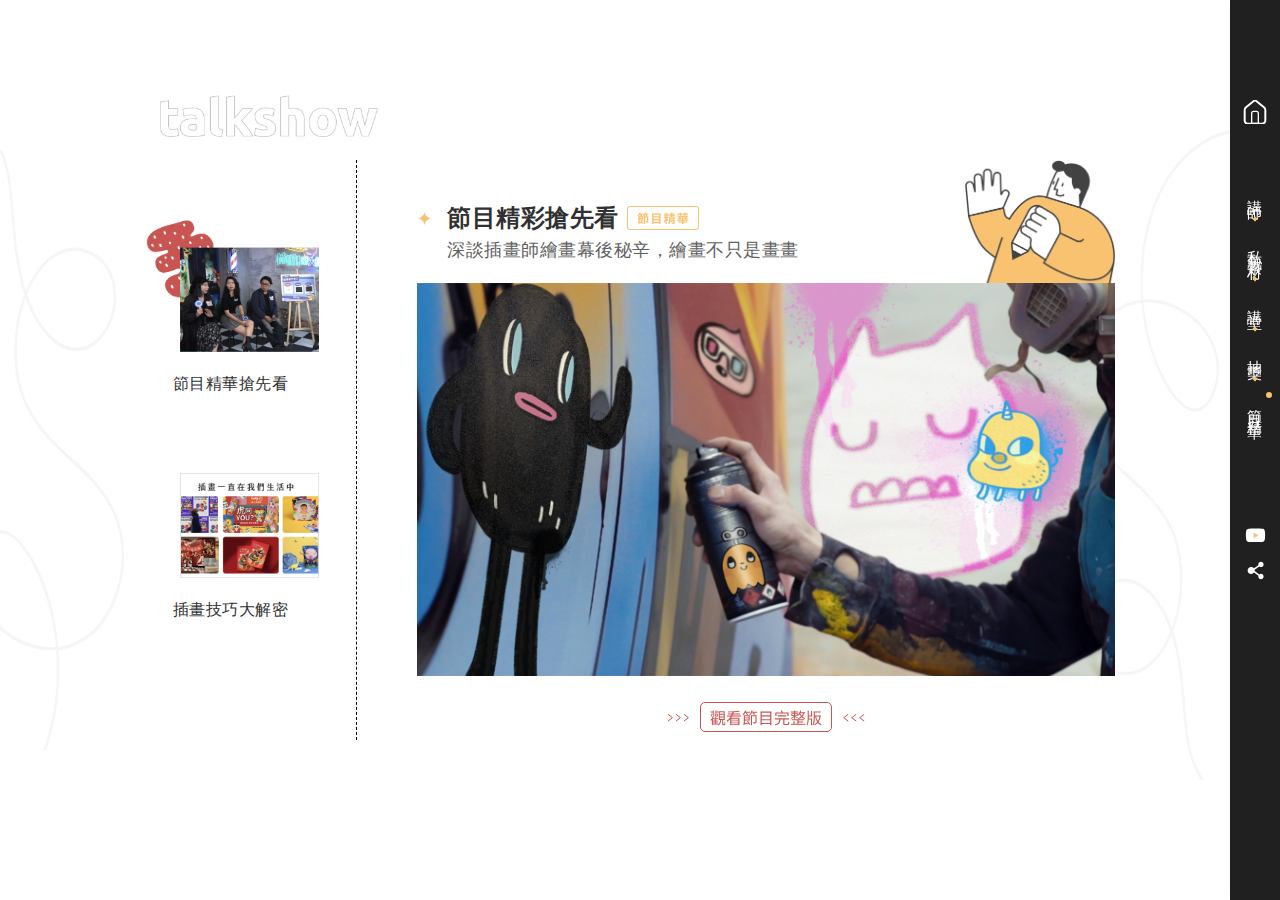
<file: ch/page-6.html>
<!DOCTYPE html><html lang="zh-Hant-TW"><head><meta http-equiv="Content-Type" content="text/html; charset=utf-8"><meta name="viewport" content="width=device-width,initial-scale=1,maximum-scale=1"><meta http-equiv="X-UA-Compatible" content="ie=edge"><meta name="format-detection" content="telephone=no"><title>20220328-illustration</title><meta property="og:description" content=""><meta property="twitter:description" content=""><meta name="DC.Description" content=""><link rel="stylesheet" href="../common/css/ch.css"><link rel="stylesheet" href="../common/css/tailwind.css"></head><body class="no-js body-flex"><script>;(function(){ document.querySelector('body').classList.remove('no-js'); })();</script><noscript><div class="noscript-description"><p>您的瀏覽器不支援JavaScript功能，若部份網頁功能無法正常使用時，請開啟瀏覽器JavaScript狀態</p></div></noscript><div id="wrapper" class="bg-wrapper bg-wrapper5"><header id="header"><div class="mainheader"><a href="../index.html" class="home-icon">首頁</a><ul class="mainheader-menu"><li><a href="page-2.html">講師</a></li><li><a href="page-3.html">私藏素材</a></li><li><a href="page-4.html">講堂</a></li><li><a href="page-5.html">抽獎</a></li><li class="current"><a href="page-6.html">節目精華</a></li></ul><div class="topnav-item"><div class="youtube"><a href="https://www.youtube.com/watch?v=nsGVX5Vhnwo" target="_blank" class="social-media-btn icon-youtube">youtube-icon</a><div class="hover-text hover-text-yt">觀看節目</div></div><div class="share"><a href="javascript:;" class="social-media-btn icon-share share-btn" title="分享">share-icon</a><ul class="share-list is-closelist"><li><a href="javascript: void(window.open('http://www.facebook.com/share.php?u='.concat(encodeURIComponent(location.href)) ));" class="social-media-btn icon-facebook" title="facebook（另開視窗）">facebook</a></li><li><a href="javascript: void(window.open('http://line.me/R/msg/text/?'.concat(encodeURIComponent(location.href)) ));" class="social-media-btn icon-line" title="line（另開視窗）">line</a></li></ul></div></div></div></header><div id="main" class="wrap wrap-content wrap-content-s6"><section class="section-content-6"><div class="section-content-6-title"></div><div id="s2-content-app" class="s6-content-app"><div class="menu"><a href="javascript:;" @click="handChangePage(0)" :class="{active: pageIdx === 0}"><figure><img src="../common/images/loader.gif" data-src="../common/images/06_talkshow/List/f1_normal_2x.png" class="lazyload s6-menu-n" alt="圖片"> <img src="../common/images/loader.gif" data-src="../common/images/06_talkshow/List/f1_hover_2x.png" class="lazyload s6-menu-h" alt="圖片"> <img src="../common/images/loader.gif" data-src="../common/images/06_talkshow/List/f1_focus_2x.png" class="lazyload s6-menu-a" alt="圖片"><noscript><img alt="圖片" src="../common/images/06_talkshow/List/f1_normal_2x.png"></noscript><figcaption>節目精華搶先看</figcaption></figure></a><a href="javascript:;" @click="handChangePage(1)" :class="{active: pageIdx === 1}"><figure><img src="../common/images/loader.gif" data-src="../common/images/06_talkshow/List/f2_normal_2x.png" class="lazyload s6-menu-n" alt="圖片"> <img src="../common/images/loader.gif" data-src="../common/images/06_talkshow/List/f2_hover_2x.png" class="lazyload s6-menu-h" alt="圖片"> <img src="../common/images/loader.gif" data-src="../common/images/06_talkshow/List/f2_focus _2x.png" class="lazyload s6-menu-a" alt="圖片"><noscript><img alt="圖片" src="../common/images/06_talkshow/List/f2_normal_2x.png"></noscript><figcaption>插畫技巧大解密</figcaption></figure></a></div><div class="page"><div class="page1" v-if="pageIdx===0"><div class="mid s6-mid"><h3 class="h3 s6-1">節目精彩搶先看</h3><p>深談插畫師繪畫幕後秘辛，繪畫不只是畫畫</p><a href="../common/images/video/30秒預告_FINAL_220117.mp4" class="glightbox"><figure><img src="../common/images/loader.gif" data-src="../common/images/06_talkshow/Film/f2-1_2x.png" class="lazyload" alt="圖片"><noscript><img alt="圖片" src="../common/images/06_talkshow/Film/f2-1_2x.png"></noscript></figure></a></div><a href="https://www.youtube.com/watch?v=329SLehd8OU" target="_blank" class="watch-btn watch-btn1"></a></div><div class="page2" v-show="pageIdx===1"><div class="mid s6-mid"><h3 class="h3 s6-2">十分鐘快速解鎖插畫繪製思路</h3><p>掌握繪畫實務技巧，走進插畫師的獨特設計美學</p><figure><img src="../common/images/loader.gif" data-src="../common/images/06_talkshow/Film/f1-1_2x.png" class="lazyload" alt="圖片"><noscript><img alt="圖片" src="../common/images/06_talkshow/Film/f1-1_2x.png"></noscript></figure></div><a href="https://www.youtube.com/watch?v=A91IGmfCeCs&t=2s" target="_blank" class="watch-btn watch-btn2"></a></div></div></div></section></div><footer class="footer"><div class="footer-wrap"><div class="footer-logo"><a href="https://www.appedu.com.tw/" target="_blank">赫綵設計學院</a></div><ul class="footer-media"><li class="footer-media-icon fb"><a href="https://www.facebook.com/appedu/" target="_blank">facebook</a></li><li class="footer-media-icon line"><a href="https://page.line.me/ksn8716p?openQrModal=true" target="_blank">line</a></li><li class="footer-media-icon yt"><a href="https://www.youtube.com/user/AppeduDesignTraining" target="_blank">youtube</a></li><li class="footer-media-icon ig"><a href="https://www.instagram.com/appedudesign/" target="_blank">instagram</a></li></ul><div class="footer-contact"></div><div class="footer-copyright"><span>Copyright ©Appedu. All rights reserved.</span> <span>赫綵電腦有限公司保有活動內容更改之權利，最新資訊以活動網站為主。</span></div></div></footer></div><script src="../common/js/main.js"></script><script async src="https://www.googletagmanager.com/gtag/js?id=UA-37287051-1"></script><script>window.dataLayer = window.dataLayer || [];
        function gtag() { dataLayer.push(arguments); }
        gtag('js', new Date());

        gtag('config', 'UA-37287051-1');</script></body></html>
</file>
<file: common/css/ch.css>
html,body,div,span,applet,object,iframe,h1,h2,h3,h4,h5,h6,p,blockquote,pre,a,abbr,acronym,address,big,cite,code,del,dfn,em,img,ins,kbd,q,s,samp,small,strike,strong,sub,sup,tt,var,b,u,i,center,dl,dt,dd,ol,ul,li,fieldset,form,label,legend,table,caption,tbody,tfoot,thead,tr,th,td,article,aside,canvas,details,embed,figure,figcaption,footer,header,hgroup,menu,nav,output,ruby,section,summary,time,mark,audio,video{margin:0;padding:0;border:0;font-size:100%;font:inherit;vertical-align:baseline;color:#313131}article,aside,details,figcaption,figure,footer,header,hgroup,menu,nav,section{display:block}body{line-height:1}*{-webkit-box-sizing:border-box;box-sizing:border-box}ol,ul{list-style:none}blockquote,q{quotes:none}blockquote::before,blockquote::after,q::before,q::after{content:'';content:none}table{border-collapse:collapse;border-spacing:0}strong{font-weight:500}button{padding:0;margin:0;line-height:1;font:inherit;cursor:pointer}html,body{width:100%;font-size:1.25rem}@media screen and (min-width: 1024px){html,body{height:100%}}body{line-height:1.6em;overflow-y:auto;overflow-x:hidden;position:relative;font-size:1rem;font-family:"微軟正黑體", "Microsoft JhengHei", sans-serif, Arial, Helvetica;letter-spacing:0.5px}#wrapper{width:100%}img.lazyload{opacity:0;font-size:0rem;-webkit-transition:0.6s opacity;transition:0.6s opacity}.no-js img.lazyload{display:none !important}img.lazyloading{opacity:1;font-size:0rem;background-image:url("../images/loader.gif");background-repeat:no-repeat;background-position:center;-webkit-transition:0.6s opacity;transition:0.6s opacity;-o-object-fit:scale-down !important;object-fit:scale-down !important}img.lazyloaded{opacity:1;font-size:1rem;background-color:transparent;background-image:none;-webkit-transition:0.6s opacity;transition:0.6s opacity}header{width:48px;height:100%;position:fixed;top:0;right:0;z-index:1000;background-color:#202020;-webkit-box-shadow:5px 0px 15px rgba(0,0,0,0.05);box-shadow:5px 0px 15px rgba(0,0,0,0.05)}@media screen and (min-width: 1024px){header{width:50px}}@media screen and (min-width: 1440px){header{width:76px}}.home-icon{width:24px;height:24px;margin:0 auto;margin-top:25px;display:block;background:url("../images/Menu/home.svg") no-repeat center/cover;-webkit-transition:0.6s cubic-bezier(0.25, 1, 0.5, 1);transition:0.6s cubic-bezier(0.25, 1, 0.5, 1);cursor:pointer;font-size:0rem;text-indent:-9999px;overflow:hidden}@media screen and (min-width: 376px){.home-icon{margin-top:50px}}@media screen and (min-width: 768px){.home-icon{margin-top:100px}}.home-icon.current{background:url("../images/Menu/home.svg") no-repeat center/cover}@media screen and (min-width: 1024px){.home-icon.current:hover{background:url("../images/Menu/home.svg") no-repeat center/cover}}@media screen and (min-width: 1024px){.home-icon:hover{background:url("../images/Menu/home.svg") no-repeat center/cover}}.mainheader-menu{margin-top:20px}@media screen and (min-width: 376px){.mainheader-menu{margin-top:64px}}.mainheader-menu>li{position:relative;display:-webkit-box;display:-ms-flexbox;display:flex;-webkit-box-pack:center;-ms-flex-pack:center;justify-content:center;-webkit-box-orient:vertical;-webkit-box-direction:normal;-ms-flex-direction:column;flex-direction:column;margin:0 auto;margin-bottom:30px;-webkit-writing-mode:vertical-rl;-ms-writing-mode:tb-rl;writing-mode:vertical-rl}@media screen and (min-width: 376px){.mainheader-menu>li{margin-bottom:40px}}.mainheader-menu>li:last-child{margin-bottom:0}.mainheader-menu>li:last-child:after{display:none}.mainheader-menu>li.current:before{content:"";width:6px;height:6px;border-radius:50%;position:absolute;top:-6px;right:-6px;background-color:#F9C270}@media screen and (min-width: 1024px){.mainheader-menu>li:hover>a{color:#fff;opacity:0.5}}.mainheader-menu>li:after{content:"";width:8px;height:8px;position:absolute;bottom:-15px;display:block;background:url("../images/Menu/pic_star_2x.png") no-repeat center/cover}@media screen and (min-width: 376px){.mainheader-menu>li:after{bottom:-25px}}.mainheader-menu>li>a{width:100%;height:100%;display:block;letter-spacing:5px;color:#fff;font-size:15px;-webkit-transition:0.6s cubic-bezier(0.25, 1, 0.5, 1);transition:0.6s cubic-bezier(0.25, 1, 0.5, 1)}.footer{display:block;background-color:#BDBDBD}@media screen and (min-width: 1024px){.footer{display:none}}.footer-wrap{display:-webkit-box;display:-ms-flexbox;display:flex;-webkit-box-align:center;-ms-flex-align:center;align-items:center;-webkit-box-pack:center;-ms-flex-pack:center;justify-content:center;-webkit-box-orient:vertical;-webkit-box-direction:normal;-ms-flex-direction:column;flex-direction:column;width:350px;margin:0 auto;padding:38.7px}@media screen and (max-width: 640px){.footer-wrap{width:100%}}.footer-logo{width:168.5px;height:38px;margin:0 auto;font-size:0rem;text-indent:-9999px;overflow:hidden}.footer-logo>a{width:100%;height:100%;display:block;background:url("../images/Footer/Footer_Logo.svg") no-repeat center/cover}.footer-media{display:-webkit-box;display:-ms-flexbox;display:flex;-webkit-box-pack:justify;-ms-flex-pack:justify;justify-content:space-between;margin-top:36.2px}.footer-media-icon{margin-right:1rem;font-size:0rem;text-indent:-9999px;overflow:hidden}.footer-media-icon>a{width:100%;height:100%;display:block}.footer-media-icon:last-child{margin-right:0}.footer-media-icon.fb{width:29px;height:29px;background:url("../images/Footer/Footer_FB.svg") no-repeat center/cover}.footer-media-icon.line{width:29px;height:29px;background:url("../images/Footer/Footer_Line.svg") no-repeat center/cover}.footer-media-icon.yt{width:29px;height:29px;background:url("../images/Footer/Footer_YT.svg") no-repeat center/cover}.footer-media-icon.ig{width:29px;height:29px;background:url("../images/Footer/Footer_IG.svg") no-repeat center/cover}.footer-contact{width:232px;height:38px;margin-top:35px;background:url("../images/Footer/Foot_Tel.svg") no-repeat center/cover}.footer-copyright{margin-top:28px}.footer-copyright>span{text-align:center;display:block;color:#fff;font-size:12px;margin-bottom:0.5rem}.footer-copyright>span:last-child{margin-bottom:0}.body-flex{display:-webkit-box;display:-ms-flexbox;display:flex;-webkit-box-pack:center;-ms-flex-pack:center;justify-content:center}#main{position:relative}.bg-wrapper{position:relative;padding-right:50px}@media screen and (min-width: 1024px){.bg-wrapper{display:-webkit-box;display:-ms-flexbox;display:flex}}.bg-wrapper::after{content:"";width:100px;height:500px;display:block;position:absolute;top:-1%;background:url("../images/Background/line1_2x.png") no-repeat center/cover}@media screen and (min-width: 1024px){.bg-wrapper::after{width:125px;height:600px;left:-1px;top:50%;margin-top:-300px}}@media screen and (min-width: 1280px){.bg-wrapper::after{width:125px;height:600px;left:-1px;margin-top:-300px}}@media screen and (min-width: 1440px){.bg-wrapper::after{width:150px;height:800px;margin-top:-400px;left:0}}@media screen and (min-width: 1670px){.bg-wrapper::after{width:185px;height:972px;margin-top:-500px}}.bg-wrapper::before{content:"";width:138px;height:400px;margin-top:-320px;display:block;position:absolute;right:0px;bottom:30%;background:url("../images/Background/line2_2x.png") no-repeat center/cover}@media screen and (min-width: 1024px){.bg-wrapper::before{width:180px;height:650px;margin-top:-320px;right:20px;top:50%;bottom:auto}}@media screen and (min-width: 1280px){.bg-wrapper::before{width:180px;height:650px;margin-top:-320px;right:20px}}@media screen and (min-width: 1440px){.bg-wrapper::before{width:220px;height:800px;margin-top:-400px;right:20px}}@media screen and (min-width: 1670px){.bg-wrapper::before{width:261px;height:942px;margin-top:-500px;right:-20px}}@media screen and (min-width: 1440px){.bg-wrapper{padding-right:76px}}.bg-wrapper.bg-wrapper2::before{display:none}.bg-wrapper.bg-wrapper4::after{display:none}@media screen and (min-width: 1024px){.bg-wrapper.bg-wrapper4::after{display:block}}.bg-wrapper-content{position:relative;padding-right:50px}@media screen and (min-width: 1024px){.bg-wrapper-content{display:-webkit-box;display:-ms-flexbox;display:flex}}.bg-wrapper-content::after{content:"";width:100px;height:470px;display:block;position:absolute;top:0%;background:url("../images/Background/line1_2x.png") no-repeat center/cover}@media screen and (min-width: 1024px){.bg-wrapper-content::after{width:100px;height:500px;margin-top:-250px;top:50%}}@media screen and (min-width: 1280px){.bg-wrapper-content::after{width:140px;height:730px;left:-1px;margin-top:-357px}}@media screen and (min-width: 1440px){.bg-wrapper-content::after{width:185px;height:950px;margin-top:-500px;left:0}}@media screen and (min-width: 1670px){.bg-wrapper-content::after{width:185px;height:972px;margin-top:-500px}}@media screen and (min-width: 1440px){.bg-wrapper-content{padding-right:76px}}.wrap{width:calc(100% - 40px);max-width:100%;margin:auto}@media screen and (min-width: 767px){.wrap{max-width:600px}}@media screen and (min-width: 1024px){.wrap{max-width:965px}}@media screen and (min-width: 1280px){.wrap{max-width:1120px}}@media screen and (min-width: 1440px){.wrap{max-width:1250px}}@media screen and (min-width: 1920px){.wrap{max-width:1670px}}.wrap.wrap-content{width:100%;padding-top:50px;padding-bottom:50px;padding-right:28px;padding-left:28px;display:-webkit-box;display:-ms-flexbox;display:flex;-webkit-box-pack:center;-ms-flex-pack:center;justify-content:center;-webkit-box-orient:vertical;-webkit-box-direction:normal;-ms-flex-direction:column;flex-direction:column;-webkit-box-align:center;-ms-flex-align:center;align-items:center;position:relative}@media screen and (min-width: 1024px){.wrap.wrap-content{padding-right:50px;padding-left:50px}}.wrap.wrap-content.wrap-sticker:after{content:"";display:block;width:120px;height:85px;position:absolute;bottom:0;right:20px;background:url("../images/03_Toolkit/pic_man_2x.png") no-repeat center/cover}@media screen and (min-width: 1024px){.wrap.wrap-content.wrap-sticker:after{width:183px;height:131px;right:0}}.wrap.wrap-content.wrap-content-s6{padding-right:20px;padding-left:20px}@media screen and (min-width: 1024px){.wrap.wrap-content.wrap-content-s6{padding-right:50px;padding-left:50px}}@media screen and (min-width: 1920px){.wrap.wrap-content.wrap-content-s6{padding-right:150px;padding-left:150px}}.wrap-index{padding-right:48px;margin:auto}@media screen and (min-width: 1024px){.wrap-index{padding-right:40px}}@media screen and (min-width: 1280px){.wrap-index{padding-right:50px}}@media screen and (min-width: 1440px){.wrap-index{padding-right:76px}}.section1{width:100%;height:100vh;overflow:hidden}.ill-logo{width:calc(100% - 276px);height:46px;position:absolute;top:0px;left:0;z-index:10;background:url("../images/01_Banner/logo_2x.png") no-repeat center/cover}@media screen and (min-width: 767px){.ill-logo{width:99px;height:46px}}@media screen and (min-width: 1024px){.ill-logo{width:150px;height:70px;left:28px}}@media screen and (min-width: 1280px){.ill-logo{width:165px;height:77px}}@media screen and (min-width: 1440px){.ill-logo{width:183px;height:85px}}.ill-title{width:228px;height:355px;position:absolute;top:0px;right:48px;z-index:10;background:url("../images/01_Banner/subtitle_2x.png") no-repeat center/cover;image-rendering:-webkit-optimize-contrast;-webkit-transition:0.2s;transition:0.2s}@media screen and (min-width: 767px){.ill-title{width:228px;height:355px;right:48px}}@media screen and (min-width: 1024px){.ill-title{width:188px;height:292px;right:40px}}@media screen and (min-width: 1280px){.ill-title{width:240px;height:373px;right:50px}}@media screen and (min-width: 1440px){.ill-title{width:282px;height:442px;right:75px}}.ill-sub-title{width:100%;height:273px;margin-top:-3rem;position:relative;z-index:10;background:url("../images/01_Banner/01_banner-m/pic_title.png") no-repeat center/cover;image-rendering:-webkit-optimize-contrast}@media screen and (min-width: 1024px){.ill-sub-title{position:absolute;bottom:100px;left:28px;z-index:10;width:502px;height:146px;background:url("../images/01_Banner/title_2x.png") no-repeat center/cover;bottom:60px}}@media screen and (min-width: 1280px){.ill-sub-title{width:686px;height:200px}}@media screen and (min-width: 1440px){.ill-sub-title{width:850px;height:248px}}.section-content{width:100%;height:100%;position:relative}.section-content .title-img-mb{width:162px;height:50px;margin:0 auto;display:block;background:url("../images/02_Teacher/pic_artist_2x.png") no-repeat center/cover;font-size:0rem;text-indent:-9999px;overflow:hidden}@media screen and (min-width: 767px){.section-content .title-img-mb{width:197px;height:61px}}@media screen and (min-width: 1024px){.section-content .title-img-mb{display:none}}.section-content .lecture{width:162px;height:40px;margin:0 auto;background:url("../images/04_Lecture/pic_lecture_2x.png") no-repeat center/cover;font-size:0rem;text-indent:-9999px;overflow:hidden}@media screen and (min-width: 767px){.section-content .lecture{width:197px;height:48.5px}}@media screen and (min-width: 1024px){.section-content .lecture{display:none}}.section-content .section-content-title{width:100%;margin:0 auto;margin-top:1.5rem;text-align:center}@media screen and (min-width: 767px){.section-content .section-content-title{width:70%}}@media screen and (min-width: 1024px){.section-content .section-content-title{width:600px;margin-top:0}}.section-content .section-content-title>.h2{position:relative;font-weight:700;font-size:26px}@media screen and (min-width: 767px){.section-content .section-content-title>.h2{font-size:32px}}@media screen and (min-width: 1024px){.section-content .section-content-title>.h2{font-size:28px}}@media screen and (min-width: 1280px){.section-content .section-content-title>.h2{font-size:32px}}.section-content .section-content-title>.h2:after{content:"";width:15px;height:15px;display:block;position:absolute;left:-5px;top:50%;margin-top:-7.5px;background:url("../images/Menu/pic_star_2x.png") no-repeat center/cover}@media screen and (min-width: 767px){.section-content .section-content-title>.h2:after{left:0%}}@media screen and (min-width: 1024px){.section-content .section-content-title>.h2:after{left:23%}}@media screen and (min-width: 1280px){.section-content .section-content-title>.h2:after{left:20%}}.section-content .section-content-title>.h2:before{content:"";width:15px;height:15px;display:block;position:absolute;right:-5px;top:50%;margin-top:-7.5px;background:url("../images/Menu/pic_star_2x.png") no-repeat center/cover}@media screen and (min-width: 767px){.section-content .section-content-title>.h2:before{right:0%}}@media screen and (min-width: 1024px){.section-content .section-content-title>.h2:before{right:23%}}@media screen and (min-width: 1280px){.section-content .section-content-title>.h2:before{right:20%}}.section-content .section-content-title>p{margin-top:0.5rem;padding:0 1.5rem;font-weight:400;font-size:14px;color:#616161}@media screen and (min-width: 767px){.section-content .section-content-title>p{padding:0;font-size:16px}}@media screen and (min-width: 1024px){.section-content .section-content-title>p{font-size:18px}}@media screen and (min-width: 1280px){.section-content .section-content-title>p{font-size:18px}}@media screen and (min-width: 1440px){.section-content .section-content-title>p{font-size:18px}}@media screen and (min-width: 1670px){.section-content .section-content-title>p{font-size:20px}}@media screen and (min-width: 1920px){.section-content .section-content-title>p{font-size:24px}}.section-content .section-item{width:70%;margin:0 auto;margin-top:5rem;position:relative;z-index:10}@media screen and (min-width: 767px){.section-content .section-item{width:60%}}@media screen and (min-width: 1024px){.section-content .section-item{width:100%;display:-webkit-box;display:-ms-flexbox;display:flex;-webkit-box-pack:center;-ms-flex-pack:center;justify-content:center;-webkit-box-align:center;-ms-flex-align:center;align-items:center;font-size:18px}}@media screen and (min-width: 1280px){.section-content .section-item{-ms-flex-pack:distribute;justify-content:space-around}}@media screen and (min-width: 1024px){.section-content .section-item::before{content:"";width:197px;height:61px;position:absolute;left:50px;top:-185px;display:block;background:url("../images/02_Teacher/pic_artist_2x.png") no-repeat center/cover}}@media screen and (min-width: 1280px){.section-content .section-item::before{width:215px;height:67px;left:50px;top:-155px}}@media screen and (min-width: 1440px){.section-content .section-item::before{left:75px}}.section-content .section-item>li{margin-top:2rem;position:relative}@media screen and (min-width: 767px){.section-content .section-item>li{width:100%}}@media screen and (min-width: 1024px){.section-content .section-item>li{width:28%;margin:0 1rem}}@media screen and (min-width: 1280px){.section-content .section-item>li{width:25%;margin:0}}.section-content .section-item>li:nth-child(1):before{content:"";width:200px;height:200px;display:block;position:absolute;top:0;left:-50px;background:url("../images/Background/pic_bluespot_2x.png") no-repeat center/cover}@media screen and (min-width: 767px){.section-content .section-item>li:nth-child(1):before{width:283px;height:342px;top:0;left:-80px}}.section-content .section-item>li:nth-child(1):after{content:"";width:57px;height:60px;display:block;position:absolute;bottom:100px;right:0;z-index:10;background:url("../images/Background/dot_2x.png") no-repeat center/cover}.section-content .section-item>li:nth-child(2):after{content:"";width:57px;height:60px;display:block;position:absolute;top:50px;right:0;z-index:10;background:url("../images/Background/dot_2x.png") no-repeat center/cover;-webkit-transform:rotate(30deg);transform:rotate(30deg)}.section-content .section-item>li:nth-child(3):before{content:"";width:200px;height:200px;display:block;position:absolute;bottom:109px;right:-70px;background:url("../images/Background/pic_redspot_2x.png") no-repeat center/cover}@media screen and (min-width: 767px){.section-content .section-item>li:nth-child(3):before{width:315px;height:324px;bottom:55px;right:-130px}}.section-content .section-item>li>a{width:100%;height:100%;display:block}@media screen and (min-width: 1024px){.section-content .section-item>li>a:hover .section-item-img{-webkit-transform:rotate(-2deg);transform:rotate(-2deg)}.section-content .section-item>li>a:hover .section-item-img-hover{opacity:1}}.section-content .section-item>li>a .section-item-img{width:100%;height:100%;position:relative;-webkit-transition:0.2s;transition:0.2s}.section-content .section-item>li>a .section-item-img>img{width:100%;height:100%}.section-content .section-item>li>a .section-item-img-hover{display:none}@media screen and (min-width: 1024px){.section-content .section-item>li>a .section-item-img-hover{width:141px;height:140px;position:absolute;top:50%;left:50px;margin-top:-30px;display:block;opacity:0;-webkit-transition:0.2s;transition:0.2s}}@media screen and (min-width: 1280px){.section-content .section-item>li>a .section-item-img-hover{width:148px;height:147px;left:53px;margin-top:-32px}}@media screen and (min-width: 1440px){.section-content .section-item>li>a .section-item-img-hover{width:167px;height:165px;left:60px;margin-top:-36px}}@media screen and (min-width: 1920px){.section-content .section-item>li>a .section-item-img-hover{width:228px;height:227px;left:81px;margin-top:-49px}}.section-content .section-item>li>a .section-item-img-hover>img{width:100%;height:100%;border-bottom-right-radius:25px;border-bottom-left-radius:25px}@media screen and (min-width: 1024px){.section-content .section-item>li>a .section-item-img-hover>img{border-bottom-right-radius:15px;border-bottom-left-radius:15px}}@media screen and (min-width: 1280px){.section-content .section-item>li>a .section-item-img-hover>img{border-bottom-right-radius:18px;border-bottom-left-radius:18px}}@media screen and (min-width: 1440px){.section-content .section-item>li>a .section-item-img-hover>img{border-bottom-right-radius:20px;border-bottom-left-radius:20px}}@media screen and (min-width: 1920px){.section-content .section-item>li>a .section-item-img-hover>img{border-bottom-right-radius:25px;border-bottom-left-radius:25px}}@media screen and (min-width: 1024px){.section-content .section-item>li>a .section-item-img-hover.hover2{left:48px}}@media screen and (min-width: 1280px){.section-content .section-item>li>a .section-item-img-hover.hover2{left:51px}}@media screen and (min-width: 1440px){.section-content .section-item>li>a .section-item-img-hover.hover2{left:57px}}@media screen and (min-width: 1920px){.section-content .section-item>li>a .section-item-img-hover.hover2{left:78px}}.section-content .section-item>li>a .section-item-img-hover.section-no-border>img{border-bottom-right-radius:0px}.section-content .section-item>li>a .lecturer-info{margin:0}@media screen and (min-width: 767px){.section-content .section-item>li>a .lecturer-info{margin:0 2rem}}@media screen and (min-width: 1024px){.section-content .section-item>li>a .lecturer-info{margin:0 1rem}}@media screen and (min-width: 1280px){.section-content .section-item>li>a .lecturer-info{margin:0 1rem}}@media screen and (min-width: 1440px){.section-content .section-item>li>a .lecturer-info{margin:0 2rem}}.section-content .section-item>li>a .lecturer-info>.h3{margin-top:1rem;font-weight:700;font-size:22px;text-align:left}.section-content .section-item>li>a .lecturer-info>.h3>span{margin-left:0.5rem;opacity:0.5;font-size:16px}@media screen and (min-width: 767px){.section-content .section-item>li>a .lecturer-info>.h3>span{font-size:18px}}.section-content .section-item>li>a .lecturer-info>.h3.red-color{color:#C85551}.section-content .section-item>li>a .lecturer-info>.h3.red-color>span{color:#C85551}.section-content .section-item>li>a .lecturer-info>.h3.blue-color{color:#4C60A5}.section-content .section-item>li>a .lecturer-info>.h3.blue-color>span{color:#4C60A5}.section-content .section-item>li>a .lecturer-info>.h3.purple-color{color:#735795}.section-content .section-item>li>a .lecturer-info>.h3.purple-color>span{color:#735795}.section-content .section-item>li>a .lecturer-info>p{margin-top:0.5rem;font-size:12px;color:#616161}@media screen and (min-width: 768px){.section-content .section-item>li>a .lecturer-info>p{font-size:20px}}@media screen and (min-width: 1024px){.section-content .section-item>li>a .lecturer-info>p{font-size:16px}}@media screen and (min-width: 1024px){.s2-content{display:-webkit-box;display:-ms-flexbox;display:flex;-webkit-box-pack:center;-ms-flex-pack:center;justify-content:center}}.section-content-left{width:100%;margin-right:42px}@media screen and (min-width: 1024px){.section-content-left{width:380px}}.section-content-left>.title-img{width:182px;height:65px;margin:0 auto;display:block;background:url("../images/02_Teacher/pic_intro_2x.png") no-repeat center/cover;font-size:0rem;text-indent:-9999px;overflow:hidden}@media screen and (min-width: 1024px){.section-content-left>.title-img{margin-left:0;margin-right:auto}}.section-content-left .section-pfp-info{display:-webkit-box;display:-ms-flexbox;display:flex;-webkit-box-align:center;-ms-flex-align:center;align-items:center;-webkit-box-orient:vertical;-webkit-box-direction:normal;-ms-flex-direction:column;flex-direction:column;margin-top:2rem}@media screen and (min-width: 1024px){.section-content-left .section-pfp-info{-webkit-box-orient:horizontal;-webkit-box-direction:normal;-ms-flex-direction:row;flex-direction:row}}.section-content-left .section-pfp-info .section-pfp-info-left{-webkit-box-ordinal-group:3;-ms-flex-order:2;order:2;width:55%;margin-top:1rem;margin-right:1rem;text-align:center}@media screen and (min-width: 1024px){.section-content-left .section-pfp-info .section-pfp-info-left{width:60%;text-align:left;margin-top:0}}@media screen and (min-width: 1440px){.section-content-left .section-pfp-info .section-pfp-info-left{width:55%}}.section-content-left .section-pfp-info .section-pfp-info-left.section-pfp-info-left1>.h2{color:#C85551}.section-content-left .section-pfp-info .section-pfp-info-left.section-pfp-info-left1>.h2>span{color:#C85551}.section-content-left .section-pfp-info .section-pfp-info-left.section-pfp-info-left2>.h2{color:#4C60A5}.section-content-left .section-pfp-info .section-pfp-info-left.section-pfp-info-left2>.h2>span{color:#4C60A5}.section-content-left .section-pfp-info .section-pfp-info-left.section-pfp-info-left3>.h2{color:#735795}.section-content-left .section-pfp-info .section-pfp-info-left.section-pfp-info-left3>.h2>span{color:#735795}.section-content-left .section-pfp-info .section-pfp-info-left>.h2{font-weight:bold;font-size:20px}@media screen and (min-width: 1024px){.section-content-left .section-pfp-info .section-pfp-info-left>.h2{font-size:24px}}.section-content-left .section-pfp-info .section-pfp-info-left>.h2>span{font-size:14px;opacity:0.8}.section-content-left .section-pfp-info .section-pfp-info-left>p{margin-top:0.5rem;color:#616161;font-size:14px}@media screen and (min-width: 1024px){.section-content-left .section-pfp-info .section-pfp-info-left>p{margin-top:1.5rem}}@media screen and (min-width: 1024px){.section-content-left .section-pfp-info .section-pfp-info-right{width:35%}}@media screen and (min-width: 1440px){.section-content-left .section-pfp-info .section-pfp-info-right{width:45%}}.section-content-left .section-pfp-info .section-pfp-info-right>figure{width:160px;height:160px}@media screen and (min-width: 1024px){.section-content-left .section-pfp-info .section-pfp-info-right>figure{width:125px;height:125px}}@media screen and (min-width: 1440px){.section-content-left .section-pfp-info .section-pfp-info-right>figure{width:150px;height:150px}}.section-content-left .section-pfp-content{margin-top:36px}.section-content-left .section-pfp-content.section-pfp-content1>.h3{color:#C85551}.section-content-left .section-pfp-content.section-pfp-content2>.h3{color:#4C60A5}.section-content-left .section-pfp-content.section-pfp-content3>.h3{color:#735795}.section-content-left .section-pfp-content>.h3{font-size:18px;text-align:center}@media screen and (min-width: 1024px){.section-content-left .section-pfp-content>.h3{text-align:left}}.section-content-left .section-pfp-content>p{margin-top:1rem;color:#616161;font-size:14px}@media screen and (min-width: 1280px){.section-content-left .section-pfp-content>p{font-size:16px}}.section-content-right{width:100%;margin-top:2rem}@media screen and (min-width: 1024px){.section-content-right{width:calc(100% - 570px);display:-webkit-box;display:-ms-flexbox;display:flex;-webkit-box-align:center;-ms-flex-align:center;align-items:center;margin-top:0}}@media screen and (min-width: 1920px){.section-content-right{display:block}}.s2-content-app{width:100%;display:-webkit-box;display:-ms-flexbox;display:flex;-webkit-box-orient:vertical;-webkit-box-direction:normal;-ms-flex-direction:column;flex-direction:column;-webkit-box-align:center;-ms-flex-align:center;align-items:center}@media screen and (min-width: 1280px){.s2-content-app{-webkit-box-orient:horizontal;-webkit-box-direction:normal;-ms-flex-direction:row;flex-direction:row}}.s2-content-app>.menu{-webkit-box-ordinal-group:2;-ms-flex-order:1;order:1;display:-webkit-box;display:-ms-flexbox;display:flex;-webkit-box-pack:justify;-ms-flex-pack:justify;justify-content:space-between;margin-top:2rem}@media screen and (min-width: 1280px){.s2-content-app>.menu{width:38%;display:block;margin-top:0}}@media screen and (min-width: 1440px){.s2-content-app>.menu{width:auto}}.s2-content-app>.menu>a{width:23%;display:block}@media screen and (min-width: 1280px){.s2-content-app>.menu>a{width:100%;margin-bottom:15px}}@media screen and (min-width: 1920px){.s2-content-app>.menu>a{width:138px}}.s2-content-app>.menu>a:last-child{margin-bottom:0}.s2-content-app .menu-img{display:none}@media screen and (min-width: 1280px){.s2-content-app .menu-img{margin-bottom:37px;display:block}}@media screen and (min-width: 1920px){.s2-content-app .menu-img>figure{width:130px}}@media screen and (min-width: 1280px){.s2-content-app .page{margin-right:10px}}.s2-content-app .mid{position:relative}@media screen and (min-width: 1024px){.s2-content-app .mid:after{content:"";width:114px;height:120px;position:absolute;bottom:25px;left:30px;-webkit-transform:rotate(25deg);transform:rotate(25deg);display:block;background:url("../images/Background/dot_2x.png") no-repeat center/cover}}.s2-content-app .mid>figure{width:100%;margin:0 auto}@media screen and (min-width: 1920px){.s2-content-app .mid>figure{width:81%}}.section-content-3{width:100%;height:100%;position:relative;display:block}@media screen and (min-width: 1024px){.section-content-3{display:-webkit-box;display:-ms-flexbox;display:flex}}.section-content-3-title{width:200px;height:48px;margin:0 auto;background:url("../images/03_Toolkit/pic_toolkit_2x.png") no-repeat center/cover}@media screen and (min-width: 768px){.section-content-3-title{width:230px;height:55px}}@media screen and (min-width: 1024px){.section-content-3-title{width:180px;height:43px;position:absolute;top:-66px;left:33px}}@media screen and (min-width: 1280px){.section-content-3-title{width:218px;height:52px;top:-60px;left:0px}}@media screen and (min-width: 1440px){.section-content-3-title{width:240px;height:57px;top:-100px;left:-15px}}@media screen and (min-width: 1670px){.section-content-3-title{width:280px;height:67px;top:-100px;left:0px}}@media screen and (min-width: 1920px){.section-content-3-title{top:-70px}}@media screen and (min-width: 1024px){.section-content-3-left{width:30%;padding-right:1rem;border-right:1px dashed #000}}@media screen and (min-width: 1280px){.section-content-3-left{padding-right:2rem}}@media screen and (min-width: 1440px){.section-content-3-left{padding-right:4rem}}.section-content-3-left .section-content-3-menu{margin-top:2rem}.section-content-3-left .section-content-3-menu>.h2{text-align:center}.section-content-3-left .section-content-3-menu>.h2>span{position:relative;display:inline-block;font-size:24px;color:#424242}.section-content-3-left .section-content-3-menu>.h2>span:before,.section-content-3-left .section-content-3-menu>.h2>span:after{content:"";width:15px;height:15px;display:block;position:absolute;top:50%;margin-top:-7.5px;background:url("../images/Menu/pic_star_2x.png") no-repeat center/cover}.section-content-3-left .section-content-3-menu>.h2>span:before{left:-20px}.section-content-3-left .section-content-3-menu>.h2>span:after{right:-20px}.section-content-3-left .section-content-3-menu>.section-content-3-menu-item{display:-webkit-box;display:-ms-flexbox;display:flex;-webkit-box-pack:center;-ms-flex-pack:center;justify-content:center;-webkit-box-align:center;-ms-flex-align:center;align-items:center;margin-top:1.5rem}@media screen and (min-width: 1024px){.section-content-3-left .section-content-3-menu>.section-content-3-menu-item{display:block;margin-top:0}}.section-content-3-left .section-content-3-menu>.section-content-3-menu-item>li{margin:0 1rem}@media screen and (min-width: 1024px){.section-content-3-left .section-content-3-menu>.section-content-3-menu-item>li{margin-top:1.5rem;margin-right:0;margin-left:0}}.section-content-3-left .section-content-3-menu>.section-content-3-menu-item>li>a{width:100%;height:100%;display:block}.section-content-3-left .section-content-3-menu>.section-content-3-menu-item>li>a.active .bt1{background:url("../images/03_Toolkit/bt1_focus_2x.png") no-repeat center/cover}.section-content-3-left .section-content-3-menu>.section-content-3-menu-item>li>a.active .bt2{background:url("../images/03_Toolkit/bt2_focus_2x.png") no-repeat center/cover}.section-content-3-left .section-content-3-menu .section-content-3-menu-btn{width:120px;height:100px;margin:0 auto;-webkit-transition:0.2s;transition:0.2s}@media screen and (min-width: 1024px){.section-content-3-left .section-content-3-menu .section-content-3-menu-btn{width:151px;height:127px}}@media screen and (min-width: 1280px){.section-content-3-left .section-content-3-menu .section-content-3-menu-btn{width:169px;height:140px}}@media screen and (min-width: 1440px){.section-content-3-left .section-content-3-menu .section-content-3-menu-btn{width:189px;height:157px}}.section-content-3-left .section-content-3-menu .section-content-3-menu-btn.bt1{background:url("../images/03_Toolkit/bt1_normal_2x.png") no-repeat center/cover}@media screen and (min-width: 1024px){.section-content-3-left .section-content-3-menu .section-content-3-menu-btn.bt1:hover{background:url("../images/03_Toolkit/bt1_hover_2x.png") no-repeat center/cover}}.section-content-3-left .section-content-3-menu .section-content-3-menu-btn.bt2{background:url("../images/03_Toolkit/bt2_normal_2x.png") no-repeat center/cover}@media screen and (min-width: 1024px){.section-content-3-left .section-content-3-menu .section-content-3-menu-btn.bt2:hover{background:url("../images/03_Toolkit/bt2_hover_2x.png") no-repeat center/cover}}.section-content-3-left .section-content-3-menu .menu-btn-text{margin-top:1rem;text-align:center;font-size:16px}@media screen and (min-width: 1024px){.section-content-3-left .section-content-3-menu .menu-btn-text{font-size:20px}}.section-content-3-right{width:100%;position:relative;margin-top:2rem}@media screen and (min-width: 1024px){.section-content-3-right{width:70%;margin-top:0;padding-left:1rem}}@media screen and (min-width: 1280px){.section-content-3-right{padding-left:2rem}}@media screen and (min-width: 1440px){.section-content-3-right{padding-left:4rem}}.section-content-3-right .section-content-3-right-title{width:100%;display:-webkit-box;display:-ms-flexbox;display:flex;-webkit-box-align:center;-ms-flex-align:center;align-items:center;font-size:24px;font-weight:bold;color:#C85551}@media screen and (min-width: 1024px){.section-content-3-right .section-content-3-right-title{width:90%;position:absolute;margin-top:-2.5rem}}.section-content-3-right .section-content-3-right-title:after{content:"";width:45%;display:block;position:absolute;left:150px;border-top:1px dashed #C85551}@media screen and (min-width: 1024px){.section-content-3-right .section-content-3-right-title:after{width:75%}}.section-content-3-right .section-content-3-right-title.blue-text{color:#4C60A5}.section-content-3-right .s3-content-app{width:100%;display:-webkit-box;display:-ms-flexbox;display:flex;-webkit-box-orient:vertical;-webkit-box-direction:normal;-ms-flex-direction:column;flex-direction:column;margin-top:2rem}@media screen and (min-width: 1024px){.section-content-3-right .s3-content-app{-webkit-box-orient:horizontal;-webkit-box-direction:normal;-ms-flex-direction:row;flex-direction:row}}.section-content-3-right .tool-page-wrap{width:100%;margin-right:2rem;-webkit-box-ordinal-group:2;-ms-flex-order:1;order:1}@media screen and (min-width: 1024px){.section-content-3-right .tool-page-wrap{-webkit-box-ordinal-group:1;-ms-flex-order:0;order:0}}@media screen and (min-width: 1280px){.section-content-3-right .tool-page-wrap{width:90%}}@media screen and (min-width: 1440px){.section-content-3-right .tool-page-wrap{width:80%}}@media screen and (min-width: 1920px){.section-content-3-right .tool-page-wrap{width:69%}}.section-content-3-right .tool-menu{display:-webkit-box;display:-ms-flexbox;display:flex;-webkit-box-pack:end;-ms-flex-pack:end;justify-content:flex-end}@media screen and (min-width: 1024px){.section-content-3-right .tool-menu{display:block}}.section-content-3-right .tool-menu>a{width:40px;height:40px;display:-webkit-box;display:-ms-flexbox;display:flex;-webkit-box-pack:center;-ms-flex-pack:center;justify-content:center;-webkit-box-align:center;-ms-flex-align:center;align-items:center;margin-bottom:20px;margin-left:0.5rem;color:#C85551;border:1px solid #C85551;border-radius:50%}@media screen and (min-width: 1024px){.section-content-3-right .tool-menu>a{margin-left:0}}@media screen and (min-width: 1440px){.section-content-3-right .tool-menu>a{width:60px;height:60px}}.section-content-3-right .tool-menu>a.active{color:#fff;background-color:#C85551}.section-content-3-right .tool-menu.blue-text>a{color:#4C60A5;border:1px solid #4C60A5}.section-content-3-right .tool-menu.blue-text>a.active{color:#fff;background-color:#4C60A5}.section-content-3-right .tool-menu.purple-text>a{color:#735795;border:1px solid #735795}.section-content-3-right .tool-menu.purple-text>a.active{color:#fff;background-color:#735795}.section-content-bg{position:relative}.section-content-bg:before{content:"";display:block;width:161px;height:146px;position:absolute;bottom:-50px;left:0%;z-index:15;background:url("../images/04_Lecture/pic_man_2x.png") no-repeat center/cover}@media screen and (min-width: 1024px){.section-content-bg:before{bottom:-25%;left:-6%}}@media screen and (min-width: 1280px){.section-content-bg:before{bottom:-25%}}@media screen and (min-width: 1440px){.section-content-bg:before{bottom:-20%}}@media screen and (min-width: 1920px){.section-content-bg:before{bottom:-8%}}.lecture-txt{position:relative}@media screen and (min-width: 1024px){.lecture-txt::before{content:"";width:249px;height:61px;position:absolute;left:50px;top:-185px;display:block;background:url("../images/04_Lecture/pic_lecture_2x.png") no-repeat center/cover}}@media screen and (min-width: 1024px){.lecture-txt::before{width:180px;height:44px;left:-10px;top:-85px}}@media screen and (min-width: 1280px){.lecture-txt::before{width:220px;height:54px;left:-50px;top:-100px}}@media screen and (min-width: 1440px){.lecture-txt::before{width:240px;height:59px;left:-100px;top:-100px}}@media screen and (min-width: 1920px){.lecture-txt::before{width:272px;height:67px;left:0px;top:-100px}}.section-item4{margin-top:3rem;padding-left:2.5rem;padding-bottom:5rem}@media screen and (min-width: 767px){.section-item4{padding-left:3.4375rem;padding-bottom:0}}@media screen and (min-width: 1024px){.section-item4{display:-webkit-box;display:-ms-flexbox;display:flex;-webkit-box-pack:center;-ms-flex-pack:center;justify-content:center;margin-top:2rem;padding-left:0;position:relative}}.section-item4::before{content:"";width:109px;height:138px;position:absolute;left:30px;display:block;background:url("../images/Background/pic_bluespot_2x.png") no-repeat center/cover}@media screen and (min-width: 1024px){.section-item4::before{width:283px;height:342px;left:-90px;top:-14px}}.section-item4::after{content:"";width:110px;height:130px;position:absolute;right:18px;bottom:76px;display:block;background:url("../images/Background/pic_redspot_2x.png") no-repeat center/cover}@media screen and (min-width: 1024px){.section-item4::after{width:315px;height:324px;right:-50px;bottom:-75px}}.section-item4>li{width:100%;margin:0 auto;margin-bottom:2rem;position:relative;z-index:10}@media screen and (min-width: 1024px){.section-item4>li{width:33%}}@media screen and (min-width: 1440px){.section-item4>li{width:28%}}.section-item4>li>a{width:100%;height:100%;display:block}.section-item4>li>a .hover1{display:none}@media screen and (min-width: 1024px){.section-item4>li>a:hover>figure{display:none}.section-item4>li>a:hover .hover1{height:100%;display:block}}.section-content-4{width:100%;height:100%;position:relative;display:block}@media screen and (min-width: 1024px){.section-content-4{display:-webkit-box;display:-ms-flexbox;display:flex}}.section-content-4-title{width:200px;height:49px;margin:0 auto;background:url("../images/04_Lecture/pic_lecture_2x.png") no-repeat center/cover}@media screen and (min-width: 768px){.section-content-4-title{width:230px;height:56.5px}}@media screen and (min-width: 1024px){.section-content-4-title{width:180px;height:44px;position:absolute;top:-66px;left:33px}}@media screen and (min-width: 1280px){.section-content-4-title{width:218px;height:54px;top:-60px;left:0px}}@media screen and (min-width: 1440px){.section-content-4-title{width:240px;height:59px;top:-100px;left:-15px}}@media screen and (min-width: 1670px){.section-content-4-title{width:280px;height:69px;top:-100px;left:0px}}@media screen and (min-width: 1920px){.section-content-4-title{top:-70px}}@media screen and (min-width: 1024px){.section-content-4-left{width:40%;padding-right:0rem}}@media screen and (min-width: 1280px){.section-content-4-left{width:35%}}@media screen and (min-width: 1440px){.section-content-4-left{width:35%;padding-right:2rem}}@media screen and (min-width: 1670px){.section-content-4-left{width:30%;padding-right:0rem}}@media screen and (min-width: 1920px){.section-content-4-left{padding-right:4rem}}.section-content-4-left-wrap{margin-top:2rem;position:relative}.section-content-4-left-wrap .section-content-4-left-wrap-label{width:100%;display:-webkit-box;display:-ms-flexbox;display:flex;border-top:1px solid #C85551;border-right:1px solid #C85551;border-left:1px solid #C85551}@media screen and (min-width: 1024px){.section-content-4-left-wrap .section-content-4-left-wrap-label{width:86%}}@media screen and (min-width: 1280px){.section-content-4-left-wrap .section-content-4-left-wrap-label{width:79%}}@media screen and (min-width: 1440px){.section-content-4-left-wrap .section-content-4-left-wrap-label{width:78%}}@media screen and (min-width: 1670px){.section-content-4-left-wrap .section-content-4-left-wrap-label{width:82%}}@media screen and (min-width: 1920px){.section-content-4-left-wrap .section-content-4-left-wrap-label{width:72%}}.section-content-4-left-wrap .section-content-4-left-wrap-label>span{padding:0.25rem 0.5rem;font-size:16px;color:#C85551}.section-content-4-left-wrap .section-content-4-left-wrap-label>span.label-title{background-color:#C85551;color:#fff}.section-content-4-left-wrap .section-content-4-left-wrap-body{padding:1rem;border:1px solid #C85551;background-color:#fff;position:relative;z-index:10}.section-content-4-left-wrap .section-content-4-left-wrap-body .wrap-body-top{position:relative}.section-content-4-left-wrap .section-content-4-left-wrap-body .wrap-body-top>.h3{text-align:center;color:#C85551;opacity:0.8}@media screen and (min-width: 1024px){.section-content-4-left-wrap .section-content-4-left-wrap-body .wrap-body-top>.h3{text-align:left}}.section-content-4-left-wrap .section-content-4-left-wrap-body .wrap-body-top>.h4{text-align:center;font-size:24px;font-weight:bold;color:#C85551}@media screen and (min-width: 1024px){.section-content-4-left-wrap .section-content-4-left-wrap-body .wrap-body-top>.h4{font-size:18px;text-align:left}}@media screen and (min-width: 1670px){.section-content-4-left-wrap .section-content-4-left-wrap-body .wrap-body-top>.h4{font-size:24px}}@media screen and (min-width: 1920px){.section-content-4-left-wrap .section-content-4-left-wrap-body .wrap-body-top>.h4{font-size:28px}}.section-content-4-left-wrap .section-content-4-left-wrap-body .wrap-body-top>p{margin-top:1rem;text-align:center;font-size:14px;color:#C85551}@media screen and (min-width: 1024px){.section-content-4-left-wrap .section-content-4-left-wrap-body .wrap-body-top>p{text-align:left}}@media screen and (min-width: 1920px){.section-content-4-left-wrap .section-content-4-left-wrap-body .wrap-body-top>p{font-size:16px}}.section-content-4-left-wrap .section-content-4-left-wrap-body .wrap-body-top::after{content:"";display:block;position:absolute;left:50%;bottom:-22px;width:50px;height:5px;margin-left:-25px;background-color:#C85551;opacity:0.5}@media screen and (min-width: 1024px){.section-content-4-left-wrap .section-content-4-left-wrap-body .wrap-body-top::after{left:0;margin-left:0}}.section-content-4-left-wrap .section-content-4-left-wrap-body .wrap-body-bottom{margin-top:2rem}.section-content-4-left-wrap .section-content-4-left-wrap-body .wrap-body-bottom .wrap-body-bottom-t{display:-webkit-box;display:-ms-flexbox;display:flex;-webkit-box-orient:vertical;-webkit-box-direction:normal;-ms-flex-direction:column;flex-direction:column;-webkit-box-align:center;-ms-flex-align:center;align-items:center}@media screen and (min-width: 1024px){.section-content-4-left-wrap .section-content-4-left-wrap-body .wrap-body-bottom .wrap-body-bottom-t{-webkit-box-orient:horizontal;-webkit-box-direction:normal;-ms-flex-direction:row;flex-direction:row}}.section-content-4-left-wrap .section-content-4-left-wrap-body .wrap-body-bottom .wrap-body-bottom-t .wrap-body-bottom-t-l{margin-top:1rem}@media screen and (min-width: 1024px){.section-content-4-left-wrap .section-content-4-left-wrap-body .wrap-body-bottom .wrap-body-bottom-t .wrap-body-bottom-t-l{margin-top:0}}@media screen and (min-width: 1670px){.section-content-4-left-wrap .section-content-4-left-wrap-body .wrap-body-bottom .wrap-body-bottom-t .wrap-body-bottom-t-l{margin-right:1rem}}@media screen and (min-width: 1920px){.section-content-4-left-wrap .section-content-4-left-wrap-body .wrap-body-bottom .wrap-body-bottom-t .wrap-body-bottom-t-l{margin-right:1rem}}.section-content-4-left-wrap .section-content-4-left-wrap-body .wrap-body-bottom .wrap-body-bottom-t .wrap-body-bottom-t-l>.h3{color:#C85551;font-size:20px;font-weight:bold;text-align:center}@media screen and (min-width: 1024px){.section-content-4-left-wrap .section-content-4-left-wrap-body .wrap-body-bottom .wrap-body-bottom-t .wrap-body-bottom-t-l>.h3{text-align:left}}.section-content-4-left-wrap .section-content-4-left-wrap-body .wrap-body-bottom .wrap-body-bottom-t .wrap-body-bottom-t-l>.h3>span{color:#C85551;opacity:0.8;font-size:16px}.section-content-4-left-wrap .section-content-4-left-wrap-body .wrap-body-bottom .wrap-body-bottom-t .wrap-body-bottom-t-l>p{margin-top:0.5rem;font-size:14px;color:#616161}@media screen and (min-width: 1920px){.section-content-4-left-wrap .section-content-4-left-wrap-body .wrap-body-bottom .wrap-body-bottom-t .wrap-body-bottom-t-l>p{font-size:16px}}.section-content-4-left-wrap .section-content-4-left-wrap-body .wrap-body-bottom .wrap-body-bottom-t .wrap-body-bottom-t-r{-webkit-box-ordinal-group:0;-ms-flex-order:-1;order:-1}@media screen and (min-width: 1024px){.section-content-4-left-wrap .section-content-4-left-wrap-body .wrap-body-bottom .wrap-body-bottom-t .wrap-body-bottom-t-r{-webkit-box-ordinal-group:1;-ms-flex-order:0;order:0}}.section-content-4-left-wrap .section-content-4-left-wrap-body .wrap-body-bottom .wrap-body-bottom-t .wrap-body-bottom-t-r>figure{width:120px}.section-content-4-left-wrap .section-content-4-left-wrap-body .wrap-body-bottom .wrap-body-bottom-b{margin-top:1rem}.section-content-4-left-wrap .section-content-4-left-wrap-body .wrap-body-bottom .wrap-body-bottom-b>p{font-size:14px;color:#616161}@media screen and (min-width: 1920px){.section-content-4-left-wrap .section-content-4-left-wrap-body .wrap-body-bottom .wrap-body-bottom-b>p{font-size:16px}}@media screen and (min-width: 1280px){.section-content-4-left-wrap .point{width:60px;height:60px;display:block;position:absolute;z-index:-1;top:0px;right:-30px;background:url("../images/Background/dot_2x.png") no-repeat center/cover}}.sign-up{margin-top:2rem;display:-webkit-box;display:-ms-flexbox;display:flex;-webkit-box-pack:justify;-ms-flex-pack:justify;justify-content:space-between;-webkit-box-align:center;-ms-flex-align:center;align-items:center}.sign-up .sign-up-txt{width:115px;height:36px}@media screen and (min-width: 1024px){.sign-up .sign-up-txt{width:174px;height:57px}}@media screen and (min-width: 1280px){.sign-up .sign-up-txt{width:140px;height:45px}}@media screen and (min-width: 1440px){.sign-up .sign-up-txt{width:174px;height:57px}}.sign-up .sign-up-txt.sign-up-txt1{background:url("../images/04_Lecture/pic_date1.svg") no-repeat center/cover}.sign-up .sign-up-txt.sign-up-txt2{background:url("../images/04_Lecture/pic_date2.svg") no-repeat center/cover}.sign-up .sign-up-txt.sign-up-txt3{background:url("../images/04_Lecture/pic_date3.svg") no-repeat center/cover}.section-content-4-right{width:100%;position:relative;margin-top:2rem}@media screen and (min-width: 1024px){.section-content-4-right{width:65%;padding-top:4rem;padding-left:1rem}}@media screen and (min-width: 1280px){.section-content-4-right{padding-top:2rem;padding-left:2rem}}@media screen and (min-width: 1440px){.section-content-4-right{width:65%;padding-top:4rem;padding-left:4rem}}@media screen and (min-width: 1670px){.section-content-4-right{width:70%;padding-top:1.5rem}}@media screen and (min-width: 1920px){.section-content-4-right{padding-top:1.5rem}}.section-content-4-right .section-content-4-right-title{width:100%;display:-webkit-box;display:-ms-flexbox;display:flex;-webkit-box-align:center;-ms-flex-align:center;align-items:center;font-size:24px;font-weight:bold;color:#C85551}@media screen and (min-width: 1024px){.section-content-4-right .section-content-4-right-title{width:70%;position:absolute;margin-top:-2.5rem}}@media screen and (min-width: 1280px){.section-content-4-right .section-content-4-right-title{width:90%}}.section-content-4-right .section-content-4-right-title:after{content:"";width:45%;display:block;position:absolute;left:150px;border-top:1px dashed #C85551}@media screen and (min-width: 1024px){.section-content-4-right .section-content-4-right-title:after{width:75%}}.section-content-4-right .section-content-4-right-title.blue-text{color:#4C60A5}.section-content-4-right .section-content-4-right-title.blue-text:after{border-top:1px dashed #4C60A5}.section-content-4-right .section-content-4-right-title.purple-text{color:#735795}.section-content-4-right .section-content-4-right-title.purple-text:after{border-top:1px dashed #735795}.section-content-4-right .s3-content-app{width:100%;display:-webkit-box;display:-ms-flexbox;display:flex;-webkit-box-orient:vertical;-webkit-box-direction:normal;-ms-flex-direction:column;flex-direction:column;margin-top:2rem}@media screen and (min-width: 1024px){.section-content-4-right .s3-content-app{margin-top:1rem;-webkit-box-orient:horizontal;-webkit-box-direction:normal;-ms-flex-direction:row;flex-direction:row}}@media screen and (min-width: 1280px){.section-content-4-right .s3-content-app{margin-top:2rem}}.section-content-4-right .tool-page-wrap{width:100%;margin-right:2rem;-webkit-box-ordinal-group:2;-ms-flex-order:1;order:1}@media screen and (min-width: 1024px){.section-content-4-right .tool-page-wrap{-webkit-box-ordinal-group:1;-ms-flex-order:0;order:0}}@media screen and (min-width: 1280px){.section-content-4-right .tool-page-wrap{width:90%}}@media screen and (min-width: 1440px){.section-content-4-right .tool-page-wrap{width:80%}}@media screen and (min-width: 1920px){.section-content-4-right .tool-page-wrap{width:69%}}.section-content-4-right .tool-menu{display:-webkit-box;display:-ms-flexbox;display:flex;-webkit-box-pack:end;-ms-flex-pack:end;justify-content:flex-end}@media screen and (min-width: 1024px){.section-content-4-right .tool-menu{display:block}}.section-content-4-right .tool-menu>a{width:40px;height:40px;display:-webkit-box;display:-ms-flexbox;display:flex;-webkit-box-pack:center;-ms-flex-pack:center;justify-content:center;-webkit-box-align:center;-ms-flex-align:center;align-items:center;margin-bottom:20px;margin-left:0.5rem;color:#C85551;border:1px solid #C85551;border-radius:50%}@media screen and (min-width: 1024px){.section-content-4-right .tool-menu>a{width:40px;height:40px;margin-left:0}}@media screen and (min-width: 1440px){.section-content-4-right .tool-menu>a{width:60px;height:60px}}.section-content-4-right .tool-menu>a.active{color:#fff;background-color:#C85551}.section-content-4-right .tool-menu.blue-text>a{color:#4C60A5;border:1px solid #4C60A5}.section-content-4-right .tool-menu.blue-text>a.active{color:#fff;background-color:#4C60A5}.section-content-4-right .tool-menu.purple-text>a{color:#735795;border:1px solid #735795}.section-content-4-right .tool-menu.purple-text>a.active{color:#fff;background-color:#735795}.course-nav{display:-webkit-box;display:-ms-flexbox;display:flex;-webkit-box-pack:justify;-ms-flex-pack:justify;justify-content:space-between;margin-top:2rem;-ms-flex-wrap:wrap;flex-wrap:wrap}@media screen and (min-width: 1024px){.course-nav{-webkit-box-pack:start;-ms-flex-pack:start;justify-content:flex-start;-ms-flex-wrap:nowrap;flex-wrap:nowrap}}.course-nav>li{width:48%}.course-nav>li:nth-child(1){margin-bottom:0.5rem}.course-nav>li:nth-child(2){margin-bottom:0.5rem}@media screen and (min-width: 1024px){.course-nav>li{width:18.5%;margin-right:1rem}.course-nav>li:nth-child(1){margin-bottom:0rem}.course-nav>li:nth-child(2){margin-bottom:0rem}}@media screen and (min-width: 1280px){.course-nav>li{width:19.5%;margin-right:1rem}}@media screen and (min-width: 1440px){.course-nav>li{width:18%;margin-right:1rem}}@media screen and (min-width: 1920px){.course-nav>li{width:auto;margin-right:1.8rem}}.course-nav>li .tool-page-img>img{margin:auto}.section-content-4-2 .section-content-4-left-wrap-label{border-top:1px solid #4C60A5;border-right:1px solid #4C60A5;border-left:1px solid #4C60A5}.section-content-4-2 .section-content-4-left-wrap-label>span{color:#4C60A5}.section-content-4-2 .section-content-4-left-wrap-label>span.label-title{background-color:#4C60A5}.section-content-4-2 .section-content-4-left-wrap-body{border:1px solid #4C60A5}.section-content-4-2 .section-content-4-left-wrap-body .wrap-body-top>.h3{color:#4C60A5}.section-content-4-2 .section-content-4-left-wrap-body .wrap-body-top>.h4{color:#4C60A5}.section-content-4-2 .section-content-4-left-wrap-body .wrap-body-top>p{color:#4C60A5}.section-content-4-2 .section-content-4-left-wrap-body .wrap-body-top::after{background-color:#4C60A5}.section-content-4-2 .section-content-4-left-wrap-body .wrap-body-bottom .wrap-body-bottom-t .wrap-body-bottom-t-l>.h3{color:#4C60A5}.section-content-4-2 .section-content-4-left-wrap-body .wrap-body-bottom .wrap-body-bottom-t .wrap-body-bottom-t-l>.h3>span{color:#4C60A5}.section-content-4-3 .section-content-4-left-wrap-label{border-top:1px solid #735795;border-right:1px solid #735795;border-left:1px solid #735795}.section-content-4-3 .section-content-4-left-wrap-label>span{color:#735795}.section-content-4-3 .section-content-4-left-wrap-label>span.label-title{background-color:#735795}.section-content-4-3 .section-content-4-left-wrap-body{border:1px solid #735795}.section-content-4-3 .section-content-4-left-wrap-body .wrap-body-top>.h3{color:#735795}.section-content-4-3 .section-content-4-left-wrap-body .wrap-body-top>.h4{color:#735795}.section-content-4-3 .section-content-4-left-wrap-body .wrap-body-top>p{color:#735795}.section-content-4-3 .section-content-4-left-wrap-body .wrap-body-top::after{background-color:#735795}.section-content-4-3 .section-content-4-left-wrap-body .wrap-body-bottom .wrap-body-bottom-t .wrap-body-bottom-t-l>.h3{color:#735795}.section-content-4-3 .section-content-4-left-wrap-body .wrap-body-bottom .wrap-body-bottom-t .wrap-body-bottom-t-l>.h3>span{color:#735795}.section-content-5{width:100%;height:100%;position:relative;display:block}@media screen and (min-width: 1024px){.section-content-5{display:-webkit-box;display:-ms-flexbox;display:flex}}.section-content-5-title{width:200px;height:49px;margin:0 auto;background:url("../images/05_present/pic_present_2x.png") no-repeat center/cover}@media screen and (min-width: 768px){.section-content-5-title{width:230px;height:56.5px}}@media screen and (min-width: 1024px){.section-content-5-title{width:180px;height:44px;position:absolute;top:-150px;left:0px}}@media screen and (min-width: 1280px){.section-content-5-title{width:218px;height:54px}}@media screen and (min-width: 1440px){.section-content-5-title{width:240px;height:59px;left:-15px}}@media screen and (min-width: 1670px){.section-content-5-title{width:280px;height:69px;left:0px}}.section-content-5-wrap{width:100%;margin-top:3rem}@media screen and (min-width: 1024px){.section-content-5-wrap{display:-webkit-box;display:-ms-flexbox;display:flex;-webkit-box-pack:justify;-ms-flex-pack:justify;justify-content:space-between;margin-top:0}}.section-content-5-left{position:relative}@media screen and (min-width: 1024px){.section-content-5-left{width:48%}}.section-content-5-left::before{content:"";width:125px;height:101px;display:block}@media screen and (min-width: 1024px){.section-content-5-left::before{position:absolute;bottom:-100px;left:-100px;background:url("../images/05_present/pic_blueline_2x.png") no-repeat center/cover}}.section-content-5-right{position:relative}@media screen and (min-width: 1024px){.section-content-5-right{width:48%}}.section-content-5-right::before{content:"";width:150px;height:155px;display:block}@media screen and (min-width: 1024px){.section-content-5-right::before{width:150px;height:155px;position:absolute;top:-100px;right:-100px;background:url("../images/05_present/pic_man_2x.png") no-repeat center/cover}}@media screen and (min-width: 1440px){.section-content-5-right::before{width:186px;height:192px;top:-150px;right:-50px}}.section-content-5-left-top{text-align:center}@media screen and (min-width: 1024px){.section-content-5-left-top{text-align:left}}.section-content-5-left-top>.h3{position:relative;display:inline-block;font-size:22px;color:#4C60A5}@media screen and (min-width: 767px){.section-content-5-left-top>.h3{font-size:24px}}@media screen and (min-width: 1024px){.section-content-5-left-top>.h3{font-size:28px}}.section-content-5-left-top>.h3:before{content:"";width:72px;height:24px;position:absolute;top:-30px;left:0;background:url("../images/05_present/pic_text1.svg") no-repeat center/cover}.section-content-5-left-top>.h3:after{content:"";width:76px;height:40px;position:absolute;top:-35px;right:-35px;background:url("../images/05_present/pic_quota1.svg") no-repeat center/cover}@media screen and (min-width: 1024px){.section-content-5-left-top>.h3:after{right:-56px}}.section-content-5-left-top>p{color:#616161;font-size:14px}@media screen and (min-width: 767px){.section-content-5-left-top>p{font-size:22px}}@media screen and (min-width: 1024px){.section-content-5-left-top>p{font-size:20px}}.section-content-5-left-bottom{margin-top:2rem;list-style:none}@media screen and (min-width: 1024px){.section-content-5-left-bottom{display:-webkit-box;display:-ms-flexbox;display:flex}}.section-content-5-left-bottom>li{width:100%;margin-right:20px}@media screen and (min-width: 1024px){.section-content-5-left-bottom>li{width:33.33%}}.section-content-5-left-bottom>li:last-child{margin-right:0}.section-content-5-left-bottom>li>figure>img{width:100%}.section-content-5-left-bottom>li>figure>figcaption .h4{text-align:center;font-size:18px;color:#4C60A5}@media screen and (min-width: 767px){.section-content-5-left-bottom>li>figure>figcaption .h4{font-size:22px}}@media screen and (min-width: 1024px){.section-content-5-left-bottom>li>figure>figcaption .h4{font-size:16px;text-align:left}}.section-content-5-left-bottom>li>figure>figcaption>p{text-align:center;font-size:18px;color:#616161}@media screen and (min-width: 767px){.section-content-5-left-bottom>li>figure>figcaption>p{font-size:22px}}@media screen and (min-width: 1024px){.section-content-5-left-bottom>li>figure>figcaption>p{font-size:16px;text-align:left}}.section-content-5-right-top{text-align:center}@media screen and (min-width: 1024px){.section-content-5-right-top{text-align:left}}.section-content-5-right-top>.h3{position:relative;display:inline-block;font-size:22px;color:#4C60A5}@media screen and (min-width: 767px){.section-content-5-right-top>.h3{font-size:24px}}@media screen and (min-width: 1024px){.section-content-5-right-top>.h3{font-size:28px}}.section-content-5-right-top>.h3:before{content:"";width:72px;height:24px;position:absolute;top:-30px;left:0;background:url("../images/05_present/pic_text2.svg") no-repeat center/cover}.section-content-5-right-top>.h3:after{content:"";width:59px;height:41px;position:absolute;top:-35px;right:-30px;background:url("../images/05_present/pic_quota2.svg") no-repeat center/cover}@media screen and (min-width: 1024px){.section-content-5-right-top>.h3:after{right:-10px}}.section-content-5-right-top>p{color:#616161;font-size:14px}@media screen and (min-width: 767px){.section-content-5-right-top>p{font-size:22px}}@media screen and (min-width: 1024px){.section-content-5-right-top>p{font-size:20px}}.section-content-5-right-bottom{margin-top:1rem}.section-content-5-right-bottom>figure>figcaption{margin-top:1rem;text-align:center}@media screen and (min-width: 1024px){.section-content-5-right-bottom>figure>figcaption{text-align:left}}.section-content-5-right-bottom>figure>figcaption .h4{position:relative;display:inline-block;font-size:22px;color:#4C60A5}@media screen and (min-width: 767px){.section-content-5-right-bottom>figure>figcaption .h4{font-size:24px}}@media screen and (min-width: 1024px){.section-content-5-right-bottom>figure>figcaption .h4{font-size:28px}}.section-content-5-right-bottom>figure>figcaption>p{color:#616161;font-size:14px}@media screen and (min-width: 767px){.section-content-5-right-bottom>figure>figcaption>p{font-size:22px}}@media screen and (min-width: 1024px){.section-content-5-right-bottom>figure>figcaption>p{font-size:20px}}.s5-img-pc{display:none}@media screen and (min-width: 1024px){.s5-img-pc{display:block}}.s5-img-mb{display:block}@media screen and (min-width: 1024px){.s5-img-mb{display:none}}.s5-sticker{width:156px;margin:0 auto;margin-top:2rem;display:block}@media screen and (min-width: 1024px){.s5-sticker{display:none}}.section-content-6{width:100%;height:100%;position:relative;display:block}@media screen and (min-width: 1024px){.section-content-6{display:-webkit-box;display:-ms-flexbox;display:flex}}.section-content-6-title{width:200px;height:38px;margin:0 auto;background:url("../images/06_talkshow/pic_talkshow_2x.png") no-repeat center/cover}@media screen and (min-width: 768px){.section-content-6-title{width:295px;height:56.5px}}@media screen and (min-width: 1024px){.section-content-6-title{width:220px;height:42px;position:absolute;top:-65px;left:16px}}@media screen and (min-width: 1280px){.section-content-6-title{width:218px;height:42px;left:55px;top:-65px}}@media screen and (min-width: 1440px){.section-content-6-title{width:240px;height:46px;left:65px;top:-65px}}@media screen and (min-width: 1670px){.section-content-6-title{width:290px;height:55.5px;top:-80px;left:22px}}@media screen and (min-width: 1920px){.section-content-6-title{width:351px;height:67px;left:20px}}.s6-content-app{width:100%;display:-webkit-box;display:-ms-flexbox;display:flex;-webkit-box-orient:vertical;-webkit-box-direction:normal;-ms-flex-direction:column;flex-direction:column;-webkit-box-align:center;-ms-flex-align:center;align-items:center}@media screen and (min-width: 1024px){.s6-content-app{-webkit-box-orient:horizontal;-webkit-box-direction:normal;-ms-flex-direction:row;flex-direction:row}}.s6-content-app>.menu{height:100%;display:-webkit-box;display:-ms-flexbox;display:flex;-webkit-box-pack:justify;-ms-flex-pack:justify;justify-content:space-between;margin-top:2rem;padding-top:0rem;padding-bottom:2rem;border-bottom:1px dashed #000}@media screen and (min-width: 1024px){.s6-content-app>.menu{width:25%;display:block;margin-top:0;padding-top:2.5rem;padding-bottom:0;border-right:1px dashed #000;border-bottom:none}}@media screen and (min-width: 1440px){.s6-content-app>.menu{width:25%;padding-top:3rem}}@media screen and (min-width: 1670px){.s6-content-app>.menu{padding-top:4.5rem}}.s6-content-app>.menu>a{width:48%;display:block;margin:0 auto}@media screen and (min-width: 1024px){.s6-content-app>.menu>a{width:70%;margin-bottom:2rem}.s6-content-app>.menu>a:hover .s6-menu-n{display:none}.s6-content-app>.menu>a:hover .s6-menu-h{display:block}}.s6-content-app>.menu>a:last-child{margin-bottom:0}.s6-content-app>.menu>a>figure .s6-menu-h{display:none}.s6-content-app>.menu>a>figure .s6-menu-n{-webkit-transition:0.2s;transition:0.2s}.s6-content-app>.menu>a>figure .s6-menu-a{display:none}.s6-content-app>.menu>a>figure>figcaption{margin-top:1rem;text-align:center;font-size:16px;font-weight:500}@media screen and (min-width: 767px){.s6-content-app>.menu>a>figure>figcaption{font-size:20px}}@media screen and (min-width: 1024px){.s6-content-app>.menu>a>figure>figcaption{font-size:16px;font-weight:400}}@media screen and (min-width: 1024px){.s6-content-app>.menu>a.active:hover .s6-menu-n{display:none}.s6-content-app>.menu>a.active:hover .s6-menu-h{display:none}}.s6-content-app>.menu>a.active>figure .s6-menu-n{display:none}.s6-content-app>.menu>a.active>figure .s6-menu-a{display:block}.s6-content-app .menu-img{display:none}@media screen and (min-width: 1280px){.s6-content-app .menu-img{margin-bottom:37px;display:block}}@media screen and (min-width: 1920px){.s6-content-app .menu-img>figure{width:130px}}.s6-content-app .page{width:100%;padding-top:2rem}@media screen and (min-width: 1024px){.s6-content-app .page{width:75%;margin-right:10px;padding-left:3rem}}@media screen and (min-width: 1280px){.s6-content-app .page{margin-right:10px}}.s6-content-app .mid{position:relative}@media screen and (min-width: 1024px){.s6-content-app .mid:after{content:"";width:114px;height:120px;position:absolute;bottom:25px;left:30px;-webkit-transform:rotate(25deg);transform:rotate(25deg);display:block;background:url("../images/Background/dot_2x.png") no-repeat center/cover}}.s6-content-app .mid>figure{width:100%;margin:0 auto}@media screen and (min-width: 1920px){.s6-content-app .mid>figure{width:81%}}.s6-content-app .mid.s6-mid>.h3{display:block;position:relative;font-weight:bold;font-size:20px;padding-left:1.5rem}@media screen and (min-width: 767px){.s6-content-app .mid.s6-mid>.h3{font-size:24px}}@media screen and (min-width: 1024px){.s6-content-app .mid.s6-mid>.h3{display:inline-block;font-size:22px}}@media screen and (min-width: 1280px){.s6-content-app .mid.s6-mid>.h3{font-size:24px}}.s6-content-app .mid.s6-mid>.h3::before{content:"";width:15px;height:15px;display:block;position:absolute;left:0;top:50%;margin-top:-7.5px;background:url("../images/Menu/pic_star_2x.png") no-repeat center/cover}.s6-content-app .mid.s6-mid>.h3.s6-1::after{content:"";width:100px;height:33px;display:block;position:absolute;top:0;right:0;background:url("../images/06_talkshow/pic_text2_2x.png") no-repeat center/cover}@media screen and (min-width: 1024px){.s6-content-app .mid.s6-mid>.h3.s6-1::after{width:72px;height:24px;right:-80px;top:50%;margin-top:-12px}}.s6-content-app .mid.s6-mid>.h3.s6-2::after{content:"";width:72px;height:24px;display:block;position:absolute;right:-80px;top:50%;margin-top:-12px;background:url("../images/06_talkshow/pic_text1_2x.png") no-repeat center/cover}.s6-content-app .mid.s6-mid>p{padding-left:1.5rem;padding-right:6rem;font-size:16px;color:#616161}@media screen and (min-width: 767px){.s6-content-app .mid.s6-mid>p{padding-right:10rem;font-size:22px}}@media screen and (min-width: 1024px){.s6-content-app .mid.s6-mid>p{padding-right:0;font-size:18px}}.s6-content-app .mid.s6-mid:after{content:"";width:100px;height:88px;top:100px;right:0;left:auto;position:absolute;z-index:-1;-webkit-transform:rotate(0deg);transform:rotate(0deg);display:block;background:url("../images/06_talkshow/pic_man_2x.png") no-repeat center/cover}@media screen and (min-width: 1024px){.s6-content-app .mid.s6-mid:after{width:100px;height:88px;top:-6px;right:0;left:auto}}@media screen and (min-width: 1280px){.s6-content-app .mid.s6-mid:after{width:150px;height:131px;top:-40px;right:0}}@media screen and (min-width: 1440px){.s6-content-app .mid.s6-mid:after{width:130px;height:114px;top:-25px;right:0}}@media screen and (min-width: 1670px){.s6-content-app .mid.s6-mid:after{width:150px;height:131px;top:-40px;right:0}}@media screen and (min-width: 1920px){.s6-content-app .mid.s6-mid:after{width:200px;height:176px;top:-80px;right:0}}.s6-content-app .mid.s6-mid>a{display:block}.s6-content-app .mid.s6-mid>a>figure{width:100%;margin:0 auto;margin-top:4rem}@media screen and (min-width: 1024px){.s6-content-app .mid.s6-mid>a>figure{margin-top:1rem}}@media screen and (min-width: 1920px){.s6-content-app .mid.s6-mid>a>figure{width:100%}}#content .align{list-style:none;padding-left:0px;margin-top:2rem;margin-bottom:2rem}@media screen and (min-width: 1024px){.align{width:100%;display:-webkit-box;display:-ms-flexbox;display:flex;-ms-flex-wrap:wrap;flex-wrap:wrap}.align>li{width:50%;padding-left:10px;padding-right:10px}.align>li.col-100{width:100%}.align>li.col-80{width:80%}.align>li.col-75{width:75%}.align>li.col-66{width:66.66%;width:66%}.align>li.col-60{width:60%}.align>li.col-50{width:50%}.align>li.col-40{width:40%}.align>li.col-33{width:33.33%}.align>li.col-25{width:25%}.align>li.col-20{width:20%}.align img{width:100%}.align.align-left{-webkit-box-orient:horizontal;-webkit-box-direction:normal;-ms-flex-direction:row;flex-direction:row}.align.align-right{-webkit-box-orient:horizontal;-webkit-box-direction:reverse;-ms-flex-direction:row-reverse;flex-direction:row-reverse}.align.align-h-center{-webkit-box-align:center;-ms-flex-align:center;align-items:center}}.align h2,.align .h2,.align h3,.align .h3,.align h4,.align .h4{margin-top:0px}.iframe-wrapper{max-width:850px;margin:3rem auto}.iframe-wrapper h2,.iframe-wrapper .h2,.iframe-wrapper h3,.iframe-wrapper .h3,.iframe-wrapper h4,.iframe-wrapper .h4{margin-top:0px}.iframe{width:100%;height:0px;padding-bottom:56%;position:relative;margin-bottom:2rem}.iframe>iframe,.iframe video{width:100% !important;height:100% !important;position:absolute;top:0px;left:0px}.fieldset{width:100%;display:block}.fieldset .input-select,.fieldset [type="checkbox"],.fieldset [type="checkbox"]+span,.fieldset [type="password"],.fieldset [type="radio"],.fieldset [type="radio"]+span,.fieldset [type="submit"],.fieldset [type="text"]{display:block;color:#aaa;font-weight:400;font-size:16px}.fieldset [type="password"],.fieldset [type="submit"],.fieldset [type="text"]{padding:0 12.5px}.fieldset [type="submit"]{margin-top:25px;color:#fff;cursor:pointer}.fieldset textarea{padding:12.5px;min-height:70px;resize:vertical;color:#aaa}.fieldset label.input-check{float:left;padding:0 5.5px;display:block}.fieldset label.input-check:after,.fieldset label.input-check:before{display:block;width:100%;clear:both;content:""}.fieldset label.input-check [type="checkbox"],.fieldset label.input-check [type="radio"]{margin-right:12.5px}.fieldset label.input-select{border-radius:4px}.fieldset label.input-select select{width:100%;height:50px;line-height:50px;text-indent:5px;position:relative;top:-2px;color:#aaa;background:0 0}.fieldset label.input-check,.fieldset label.input-select{cursor:pointer}.fieldset legend{margin-bottom:10px}.fieldset .input-select,.fieldset .input-text,.fieldset [type="checkbox"]+span:before,.fieldset [type="password"],.fieldset [type="text"],.fieldset textarea{border-radius:50%}.fieldset [type="radio"]+span:before{border-radius:50%}.fieldset [type="checkbox"],.fieldset [type="radio"]{display:none}.fieldset [type="checkbox"]+span:before,.fieldset [type="radio"]+span:before{position:relative;top:-1px;content:"";width:12px;height:12px;display:inline-block;vertical-align:middle;float:none;margin-right:12.5px;background:#fff;border:1px solid #000}.fieldset .input-select,.fieldset [type="password"],.fieldset [type="text"],.fieldset textarea{background:#f5f5f5}.fieldset [type="checkbox"],.fieldset [type="checkbox"]+span,.fieldset [type="password"],.fieldset [type="radio"],.fieldset [type="radio"]+span,.fieldset [type="submit"],.fieldset [type="text"],.fieldset fieldset,.fieldset label,.fieldset label input+span:before,.fieldset legend,.fieldset textarea{-webkit-transition-property:background-color, color, border;transition-property:background-color, color, border;-webkit-transition-duration:0.3s;transition-duration:0.3s;-webkit-transition-timing-function:ease;transition-timing-function:ease;-webkit-transition-delay:0s;transition-delay:0s}.fieldset [type="submit"]:hover{background:#000}.fieldset .input-select:hover,.fieldset [type="password"]:hover,.fieldset [type="text"]:hover,.fieldset textarea:hover{background:#fafafa;border-color:#e1e1e1;color:#969696}.fieldset .input-select:active,.fieldset [type="password"]:active,.fieldset [type="text"]:active,.fieldset textarea:active{background:#fafafa;border-color:#cdcdcd;color:#828282}.fieldset .input-select:focus,.fieldset [type="password"]:focus,.fieldset [type="text"]:focus,.fieldset textarea:focus{background:#fafafa;border-color:#000000;color:#000000}.fieldset [type="checkbox"]:checked,.fieldset [type="checkbox"]:checked+span,.fieldset [type="radio"]:checked,.fieldset [type="radio"]:checked+span{color:#424242}.fieldset [type="checkbox"]:checked+span:before,.fieldset [type="radio"]:checked+span:before{background:#C85551;border:1px solid #000}.fieldset label:hover [type="checkbox"]:not(:checked)+span:before,.fieldset label:hover [type="radio"]:not(:checked)+span:before{background:#ebebeb}.privacy-check:before{margin-right:0 !important}.cd-popup{position:fixed;left:0;top:0;height:100%;width:100%;background-color:rgba(0,0,0,0.4);opacity:0;visibility:hidden;-webkit-transition:opacity 0.3s 0s, visibility 0s 0.3s;transition:opacity 0.3s 0s, visibility 0s 0.3s;z-index:10001}.cd-popup.cd-popup2{display:-webkit-box;display:-ms-flexbox;display:flex;-webkit-box-align:center;-ms-flex-align:center;align-items:center;-webkit-box-pack:center;-ms-flex-pack:center;justify-content:center;opacity:1;visibility:visible;-webkit-transition:opacity 0.3s 0s, visibility 0s 0s;transition:opacity 0.3s 0s, visibility 0s 0s}.cd-popup.is-visible{display:-webkit-box;display:-ms-flexbox;display:flex;-webkit-box-align:center;-ms-flex-align:center;align-items:center;-webkit-box-pack:center;-ms-flex-pack:center;justify-content:center;opacity:1;visibility:visible;-webkit-transition:opacity 0.3s 0s, visibility 0s 0s;transition:opacity 0.3s 0s, visibility 0s 0s}.cd-popup-container{width:350px;height:546px;overflow-y:auto;margin:4em auto;border:1px solid #000;background:#fff;display:block;-webkit-transition-property:-webkit-transform;transition-property:-webkit-transform;transition-property:transform;transition-property:transform, -webkit-transform;-webkit-transition-duration:0.3s;transition-duration:0.3s}@media screen and (min-width: 1024px){.cd-popup-container{display:-webkit-box;display:-ms-flexbox;display:flex;position:relative;width:90%;max-width:1053px;height:673px;text-align:center;-webkit-transform:translateY(100%);transform:translateY(100%);-webkit-backface-visibility:hidden}}.cd-popup-container.cd-popup-container2{width:100%}@media screen and (min-width: 1024px){.cd-popup-container.cd-popup-container2{max-width:500px;-webkit-transform:translateY(0%);transform:translateY(0%)}}.cd-popup-container .cd-popup-container-left{border-right:1px solid #000}@media screen and (min-width: 1024px){.cd-popup-container .cd-popup-container-left{width:50%;height:100%}}.cd-popup-container .cd-popup-container-left-top{padding:15px;background-color:#C85551}@media screen and (min-width: 1024px){.cd-popup-container .cd-popup-container-left-top{padding:37px}}.cd-popup-container .form-tag{width:100px;margin:0 auto;text-align:center;padding:3px 5px;background-color:#fff;border-radius:5px;font-weight:400;font-size:14px;color:#C85551}@media screen and (min-width: 1024px){.cd-popup-container .form-tag{width:auto;display:inline-block}}.cd-popup-container .form-title{margin-top:0.5rem;font-weight:900;font-size:18px;color:#fff;text-align:center}@media screen and (min-width: 1024px){.cd-popup-container .form-title{margin-top:0;font-size:30px}}.cd-popup-container .form-subtitle{font-weight:400;font-size:14px;color:#fff;text-align:center}@media screen and (min-width: 1024px){.cd-popup-container .form-subtitle{font-size:20px}}.cd-popup-container .cd-popup-container-left-bottom{position:relative}@media screen and (min-width: 1024px){.cd-popup-container .cd-popup-container-left-bottom{margin-top:2rem}}.cd-popup-container .cd-popup-container-right{padding:24px;margin-top:3rem}@media screen and (min-width: 1024px){.cd-popup-container .cd-popup-container-right{width:50%;margin-top:0;padding:32px 65px 54px 65px}}@media screen and (min-width: 1024px){.cd-popup-container .cd-popup-container-right.cd-popup-container-right2{width:100%;padding:20px}}.cd-popup-container .cd-popup-container-right-top-title{font-weight:400;font-size:22px;color:#000;text-align:center}@media screen and (min-width: 1024px){.cd-popup-container .cd-popup-container-right-top-title{font-size:26px}}.cd-popup-container .cd-popup-container-right-top-subtitle{font-weight:400;font-size:14px;color:#000;text-align:center}@media screen and (min-width: 1024px){.cd-popup-container .cd-popup-container-right-top-subtitle{font-size:18px}}.cd-popup-container .cd-popup-container-right-bottom{margin-top:18px}.cd-popup-container .cd-popup-container-right-bottom fieldset{margin-top:20px}@media screen and (min-width: 1024px){.cd-popup-container .cd-popup-container-right-bottom fieldset{font-size:12px}}.cd-popup-container .cd-popup-container-right-bottom select,.cd-popup-container .cd-popup-container-right-bottom .fieldset-input{width:100%;height:50px;padding:0 12.5px;display:block;line-height:50px;background:#f5f5f5;border-radius:10px;color:#aaa;font-size:16px;-webkit-transition-duration:0.3s;transition-duration:0.3s}.cd-popup-container .cd-popup-container-right-bottom select:hover,.cd-popup-container .cd-popup-container-right-bottom .fieldset-input:hover{background:#fafafa;border-color:#e1e1e1;color:#969696}.cd-popup-container .cd-popup-container-right-bottom .select-form{display:-webkit-box;display:-ms-flexbox;display:flex}.cd-popup-container .cd-popup-container-right-bottom .select-form-block{width:50%;height:50px;padding:0 12.5px;font-size:16px;display:block;line-height:50px;color:#aaa;background:#f5f5f5;margin-right:8px}.cd-popup-container .cd-popup-container-right-bottom .select-form-block:last-child{margin-right:0}.cd-popup-container .cd-popup-container-right-bottom .fieldset-title{font-weight:400;font-size:16px;text-align:left;color:#000}.cd-popup-container .cd-popup-container-right-bottom .privacy-text{font-weight:400;font-size:16px;color:#757575}.cd-popup-container .cd-popup-container-right-bottom .privacy-text>a{text-decoration:underline;color:#C85551}.cd-popup-container .cd-popup-container-right-bottom .btn-submit-wrap{display:inline-block;position:relative;cursor:pointer}@media screen and (min-width: 1024px){.cd-popup-container .cd-popup-container-right-bottom .btn-submit-wrap:after{content:"";width:24px;height:24px;position:absolute;top:50%;right:140px;margin-top:-12px;margin-left:0.5rem;display:block;background:url("../images/icon/Button/Arrow/Arrow-2.svg") no-repeat center/cover}}@media screen and (min-width: 1024px){.cd-popup-container .cd-popup-container-right-bottom .btn-submit-wrap:hover .btn-submit{background-color:#F9C270}}.cd-popup-container .cd-popup-container-right-bottom .btn-submit{margin:0 auto;margin-top:24px;padding:7px 51px;border-radius:5px;background-color:#C85551}@media screen and (min-width: 1024px){.cd-popup-container .cd-popup-container-right-bottom .btn-submit{background-color:#C85551}}.cd-popup-close{position:absolute;top:50px;right:8%;width:30px;height:30px;display:inline-block;overflow:hidden;text-indent:100%;color:transparent;white-space:nowrap;z-index:10}@media screen and (min-width: 1024px){.cd-popup-close{top:31px;right:28px}}.cd-popup-close-pc{display:none}@media screen and (min-width: 1024px){.cd-popup-close-pc{display:block}}.cd-popup-close-m{display:block}@media screen and (min-width: 1024px){.cd-popup-close-m{display:none}}.cd-popup-close::before,.cd-popup-close::after{content:"";position:absolute;top:12px;width:29px;height:2px;background-color:#fff}@media screen and (min-width: 1024px){.cd-popup-close::before,.cd-popup-close::after{background-color:#C85551}}.cd-popup-close::before{-webkit-transform:rotate(45deg);transform:rotate(45deg);left:1px}.cd-popup-close::after{-webkit-transform:rotate(-45deg);transform:rotate(-45deg);right:1px}.is-visible .cd-popup-container{-webkit-transform:translateY(0%);transform:translateY(0%)}@media screen and (min-width: 1024px){.is-visible .cd-popup-container{-webkit-transform:translateY(0%);transform:translateY(0%)}}.popup-swiper-form{overflow:hidden}.popup-swiper-form>.swiper-wrapper>.swiper-slide>img{width:400px;height:344px;margin:0 auto}.social-media-btn{width:35px;height:35px;display:block;margin:0 auto}.icon-youtube{background:url("../images/Menu/yuutube_normal.svg") no-repeat center/cover;-webkit-transition:0.1s;transition:0.1s;font-size:0rem;text-indent:-9999px;overflow:hidden}.icon-share{position:relative;background:url("../images/Menu/share_normal.svg") no-repeat center/cover;font-size:0rem;text-indent:-9999px;overflow:hidden}.icon-facebook{position:relative;-webkit-transition:0.1s;transition:0.1s;font-size:0rem;text-indent:-9999px;overflow:hidden}.icon-line{-webkit-transition:0.1s;transition:0.1s;font-size:0rem;text-indent:-9999px;overflow:hidden}.topnav-item{margin-top:5rem}.hover-text{display:none}@media screen and (min-width: 1024px){.hover-text{border-radius:5px;display:-webkit-box;display:-ms-flexbox;display:flex;-webkit-box-pack:center;-ms-flex-pack:center;justify-content:center;-webkit-box-align:center;-ms-flex-align:center;align-items:center;position:absolute;top:5px;z-index:1;opacity:0;line-height:24px;font-weight:700;font-size:14px;color:#fff;background-color:#F9C270;-webkit-transform:translateX(-35px);transform:translateX(-35px);-webkit-transition:0.2s;transition:0.2s}.hover-text.hover-text-yt{width:66px;height:24px}.hover-text.hover-text-gift{width:40px;height:24px}}.youtube{position:relative;z-index:5;-webkit-transition:0.1s;transition:0.1s}@media screen and (min-width: 1024px){.youtube:hover .hover-text{opacity:1;-webkit-transform:translateX(-70px);transform:translateX(-70px)}}@media screen and (min-width: 1280px){.youtube:hover .hover-text{opacity:1;-webkit-transform:translateX(-55px);transform:translateX(-55px)}}.share{position:relative;z-index:10;cursor:pointer}.share .share-list{display:none}@media screen and (min-width: 1024px){.share:hover .icon-share{width:125px;position:absolute;left:-88px;background:url("../images/Menu/share_hover.svg") no-repeat center/cover}.share:hover .share-list{display:-webkit-box;display:-ms-flexbox;display:flex;position:absolute}.share:hover .share-list>li{position:absolute}.share:hover .share-list>li:nth-child(1){left:-78px}.share:hover .share-list>li:nth-child(2){left:-43px}}@media screen and (min-width: 1280px){.share:hover .icon-share{left:-83px}.share:hover .share-list>li:nth-child(1){left:-72px}.share:hover .share-list>li:nth-child(2){left:-36px}}@media screen and (min-width: 1440px){.share:hover .icon-share{left:-69px}.share:hover .share-list>li:nth-child(1){left:-59px}.share:hover .share-list>li:nth-child(2){left:-23px}}.btn_cross{width:40px;height:40px;position:absolute;top:0;right:0;background:url("../images/Button/btn_cross.svg") no-repeat center/cover;cursor:pointer}@media screen and (min-width: 1024px){.btn_cross.btn_cross-s4{right:-50px}}@media screen and (min-width: 1440px){.btn_cross.btn_cross-s4{top:-50px}}.btn_arrow{width:50px;height:30px;display:block;background:url("../images/Button/btn_arrow.svg") no-repeat center/cover;margin:0 auto;margin-top:2rem;cursor:pointer}@media screen and (min-width: 1024px){.btn_arrow{position:absolute;bottom:0;right:0}}.btn_arrow.btn_arrow{right:-50px}@media screen and (min-width: 1440px){.btn_arrow.btn_arrow{bottom:-50px}}.collect-btn{width:198px;height:44px;margin:0 auto;margin-top:2rem;cursor:pointer}.collect-btn.collect-btn-red{width:170px;height:36px;background:url("../images/03_Toolkit/bt_watch_r.svg") no-repeat center/cover;-webkit-transition:0.2s;transition:0.2s;margin-left:3rem}@media screen and (min-width: 1024px){.collect-btn.collect-btn-red{width:198px;height:44px;margin-left:5rem}.collect-btn.collect-btn-red:hover{background:url("../images/03_Toolkit/bt_watch_r_hover.svg") no-repeat center/cover}}@media screen and (min-width: 1280px){.collect-btn.collect-btn-red{margin-left:6rem}}@media screen and (min-width: 1920px){.collect-btn.collect-btn-red{margin-left:8rem}}.collect-btn.collect-btn-blue{width:170px;height:36px;background:url("../images/03_Toolkit/bt_watch_b.svg") no-repeat center/cover;-webkit-transition:0.2s;transition:0.2s;margin-left:4rem}@media screen and (min-width: 1024px){.collect-btn.collect-btn-blue{width:198px;height:44px;margin-left:5rem}.collect-btn.collect-btn-blue:hover{background:url("../images/03_Toolkit/bt_watch_b_hover.svg") no-repeat center/cover}}@media screen and (min-width: 1280px){.collect-btn.collect-btn-blue{margin-left:7rem}}@media screen and (min-width: 1440px){.collect-btn.collect-btn-blue{margin-left:6.5rem}}@media screen and (min-width: 1670px){.collect-btn.collect-btn-blue{margin-left:7rem}}@media screen and (min-width: 1920px){.collect-btn.collect-btn-blue{margin-left:9rem}}.sign-up-btn{width:131px;height:37px;-webkit-transition:0.2s;transition:0.2s}.sign-up-btn.sign-up-btn1{background:url("../images/04_Lecture/bt_sign_normal.svg") no-repeat center/cover}@media screen and (min-width: 1024px){.sign-up-btn.sign-up-btn1:hover{background:url("../images/04_Lecture/bt_sign_hover.svg") no-repeat center/cover}}.sign-up-btn.sign-up-btn2{background:url("../images/04_Lecture/bt_sign_normal2.svg") no-repeat center/cover}@media screen and (min-width: 1024px){.sign-up-btn.sign-up-btn2:hover{background:url("../images/04_Lecture/bt_sign_hover2.svg") no-repeat center/cover}}.sign-up-btn.sign-up-btn3{width:131px;height:37px;-webkit-transition:0.2s;transition:0.2s;background:url("../images/04_Lecture/bt_sign_normal3.svg") no-repeat center/cover}@media screen and (min-width: 1024px){.sign-up-btn.sign-up-btn3:hover{background:url("../images/04_Lecture/bt_sign_hover3.svg") no-repeat center/cover}}.lucky-btn{width:150px;height:42px;display:block;margin:0 auto;margin-top:1rem;-webkit-transition:0.2s;transition:0.2s;background:url("../images/05_present/bt_sign_normal.svg") no-repeat center/cover}@media screen and (min-width: 1024px){.lucky-btn{width:179px;height:50px;margin-right:0;margin-left:auto}.lucky-btn:hover{background:url("../images/05_present/bt_sign_hover.svg") no-repeat center/cover}}.watch-btn{width:198px;height:44px;display:block;margin:0 auto;margin-top:1rem;-webkit-transition:0.2s;transition:0.2s}@media screen and (min-width: 1024px){.watch-btn{width:198px;height:44px}}.watch-btn1{background:url("../images/06_talkshow/bt_watch_r_normal.svg") no-repeat center/cover}@media screen and (min-width: 1024px){.watch-btn1:hover{background:url("../images/06_talkshow/bt_watch_r_hover.svg") no-repeat center/cover}}.watch-btn2{background:url("../images/06_talkshow/bt_watch_b_normal.svg") no-repeat center/cover}@media screen and (min-width: 1024px){.watch-btn2:hover{background:url("../images/06_talkshow/bt_watch_b_hover.svg") no-repeat center/cover}}.lg-sub-html,.lg-toolbar{background-color:rgba(0,0,0,0.45)}@font-face{font-family:lg;font-display:fallback;src:url(fonts/lg.eot?n1z373);src:url(fonts/lg.eot?#iefixn1z373) format("embedded-opentype"),url(fonts/lg.woff?n1z373) format("woff"),url(fonts/lg.ttf?n1z373) format("truetype"),url(fonts/lg.svg?n1z373#lg) format("svg");font-weight:400;font-style:normal}.lg-icon{font-family:lg;font-style:normal;font-weight:400;font-variant:normal;text-transform:none;line-height:1;-webkit-font-smoothing:antialiased;-moz-osx-font-smoothing:grayscale;text-rendering:optimizeLegibility}.lg-actions .lg-next,.lg-actions .lg-prev{background-color:rgba(0,0,0,0.45);border-radius:2px;color:#999;cursor:pointer;display:block;font-size:1.375rem;margin-top:-10px;padding:8px 10px 9px;position:absolute;top:50%;z-index:7080;border:none;outline:0}.lg-actions .lg-next.disabled,.lg-actions .lg-prev.disabled{pointer-events:none;opacity:.5}.lg-actions .lg-next:hover,.lg-actions .lg-prev:hover{color:#FFF}.lg-actions .lg-next{right:20px}.lg-actions .lg-next:before{content:"\e095"}.lg-actions .lg-prev{left:20px}.lg-actions .lg-prev:after{content:"\e094"}@-webkit-keyframes lg-right-end{0%,100%{left:0}50%{left:-30px}}@keyframes lg-right-end{0%,100%{left:0}50%{left:-30px}}@-webkit-keyframes lg-left-end{0%,100%{left:0}50%{left:30px}}@keyframes lg-left-end{0%,100%{left:0}50%{left:30px}}.lg-outer.lg-right-end .lg-object{-webkit-animation:lg-right-end .3s;animation:lg-right-end .3s;position:relative}.lg-outer.lg-left-end .lg-object{-webkit-animation:lg-left-end .3s;animation:lg-left-end .3s;position:relative}.lg-toolbar{z-index:7082;left:0;position:absolute;top:0;width:100%}.lg-toolbar .lg-icon{color:#999;cursor:pointer;float:right;font-size:1.5rem;height:47px;line-height:27px;padding:10px 0;text-align:center;width:50px;text-decoration:none !important;outline:0;-webkit-transition:color .2s linear;transition:color .2s linear}.lg-toolbar .lg-icon:hover{color:#FFF}.lg-toolbar .lg-close:after{content:"\e070"}.lg-toolbar .lg-download:after{content:"\e0f2"}.lg-sub-html{bottom:0;color:#EEE;font-size:1rem;left:0;padding:10px 40px;position:fixed;right:0;text-align:center;z-index:7080}.lg-sub-html h4{margin:0;font-size:0.8125rem;font-weight:700}.lg-sub-html p{font-size:0.75rem;margin:5px 0 0}#lg-counter{color:#fff;display:inline-block;font-size:1rem;padding-left:20px;padding-top:12px;vertical-align:middle}#lg-counter>span{color:#fff}.lg-next,.lg-prev,.lg-toolbar{opacity:1;-webkit-transition:-webkit-transform 0.35s cubic-bezier(0, 0, 0.25, 1) 0s,opacity 0.35s cubic-bezier(0, 0, 0.25, 1) 0s,color 0.2s linear;-webkit-transition:opacity 0.35s cubic-bezier(0, 0, 0.25, 1) 0s,color 0.2s linear,-webkit-transform 0.35s cubic-bezier(0, 0, 0.25, 1) 0s;transition:opacity 0.35s cubic-bezier(0, 0, 0.25, 1) 0s,color 0.2s linear,-webkit-transform 0.35s cubic-bezier(0, 0, 0.25, 1) 0s;transition:transform 0.35s cubic-bezier(0, 0, 0.25, 1) 0s,opacity 0.35s cubic-bezier(0, 0, 0.25, 1) 0s,color 0.2s linear;transition:transform 0.35s cubic-bezier(0, 0, 0.25, 1) 0s,opacity 0.35s cubic-bezier(0, 0, 0.25, 1) 0s,color 0.2s linear,-webkit-transform 0.35s cubic-bezier(0, 0, 0.25, 1) 0s}.lg-hide-items .lg-prev{opacity:0;-webkit-transform:translate3d(-10px, 0, 0);transform:translate3d(-10px, 0, 0)}.lg-hide-items .lg-next{opacity:0;-webkit-transform:translate3d(10px, 0, 0);transform:translate3d(10px, 0, 0)}.lg-hide-items .lg-toolbar{opacity:0;-webkit-transform:translate3d(0, -10px, 0);transform:translate3d(0, -10px, 0)}body:not(.lg-from-hash) .lg-outer.lg-start-zoom .lg-object{-webkit-transform:scale3d(0.5, 0.5, 0.5);transform:scale3d(0.5, 0.5, 0.5);opacity:0;-webkit-transition:-webkit-transform 250ms cubic-bezier(0, 0, 0.25, 1) 0s,opacity 250ms cubic-bezier(0, 0, 0.25, 1) !important;-webkit-transition:opacity 250ms cubic-bezier(0, 0, 0.25, 1),-webkit-transform 250ms cubic-bezier(0, 0, 0.25, 1) 0s !important;transition:opacity 250ms cubic-bezier(0, 0, 0.25, 1),-webkit-transform 250ms cubic-bezier(0, 0, 0.25, 1) 0s !important;transition:transform 250ms cubic-bezier(0, 0, 0.25, 1) 0s,opacity 250ms cubic-bezier(0, 0, 0.25, 1) !important;transition:transform 250ms cubic-bezier(0, 0, 0.25, 1) 0s,opacity 250ms cubic-bezier(0, 0, 0.25, 1),-webkit-transform 250ms cubic-bezier(0, 0, 0.25, 1) 0s !important;-webkit-transform-origin:50% 50%;transform-origin:50% 50%}body:not(.lg-from-hash) .lg-outer.lg-start-zoom .lg-item.lg-complete .lg-object{-webkit-transform:scale3d(1, 1, 1);transform:scale3d(1, 1, 1);opacity:1}.lg-outer .lg-thumb-outer{background-color:#0D0A0A;bottom:0;position:absolute;width:100%;z-index:7080;max-height:350px;-webkit-transform:translate3d(0, 100%, 0);transform:translate3d(0, 100%, 0);-webkit-transition:-webkit-transform 0.25s cubic-bezier(0, 0, 0.25, 1) 0s;transition:-webkit-transform 0.25s cubic-bezier(0, 0, 0.25, 1) 0s;transition:transform 0.25s cubic-bezier(0, 0, 0.25, 1) 0s;transition:transform 0.25s cubic-bezier(0, 0, 0.25, 1) 0s, -webkit-transform 0.25s cubic-bezier(0, 0, 0.25, 1) 0s}.lg-outer .lg-thumb-outer.lg-grab .lg-thumb-item{cursor:-webkit-grab;cursor:-o-grab;cursor:-ms-grab;cursor:grab}.lg-outer .lg-thumb-outer.lg-grabbing .lg-thumb-item{cursor:move;cursor:-webkit-grabbing;cursor:-o-grabbing;cursor:-ms-grabbing;cursor:grabbing}.lg-outer .lg-thumb-outer.lg-dragging .lg-thumb{-webkit-transition-duration:0s !important;transition-duration:0s !important}.lg-outer.lg-thumb-open .lg-thumb-outer{-webkit-transform:translate3d(0, 0, 0);transform:translate3d(0, 0, 0)}.lg-outer .lg-thumb{padding:10px 0;height:100%;margin-bottom:-5px;margin-left:auto}.lg-outer .lg-thumb-item{cursor:pointer;float:left;overflow:hidden;height:100%;border:2px solid #FFF;border-radius:4px;margin-bottom:5px}@media (min-width: 1024px){.lg-outer .lg-thumb-item{-webkit-transition:border-color .25s ease;transition:border-color .25s ease}}.lg-outer .lg-thumb-item.active,.lg-outer .lg-thumb-item:hover{border-color:#a90707}.lg-outer .lg-thumb-item img{width:100%;height:100%;-o-object-fit:cover;object-fit:cover}.lg-outer.lg-has-thumb .lg-item{padding-bottom:120px}.lg-outer.lg-can-toggle .lg-item{padding-bottom:0}.lg-outer.lg-pull-caption-up .lg-sub-html{-webkit-transition:bottom .25s ease;transition:bottom .25s ease}.lg-outer.lg-pull-caption-up.lg-thumb-open .lg-sub-html{bottom:100px}.lg-outer .lg-toogle-thumb{background-color:#0D0A0A;border-radius:2px 2px 0 0;color:#999;cursor:pointer;font-size:1.5rem;height:39px;line-height:27px;padding:5px 0;position:absolute;right:20px;text-align:center;top:-39px;width:50px}.lg-outer .lg-toogle-thumb:hover,.lg-outer.lg-dropdown-active #lg-share{color:#FFF}.lg-outer .lg-toogle-thumb:after{content:"\e1ff"}.lg-outer .lg-video-cont{display:inline-block;vertical-align:middle;max-width:1140px;max-height:100%;width:100%;padding:0 5px}.lg-outer .lg-video{width:100%;height:0;padding-bottom:56.25%;overflow:hidden;position:relative}.lg-outer .lg-video .lg-object{display:inline-block;position:absolute;top:0;left:0;width:100% !important;height:100% !important}.lg-outer .lg-video .lg-video-play{width:84px;height:59px;position:absolute;left:50%;top:50%;margin-left:-42px;margin-top:-30px;z-index:7080;cursor:pointer}.lg-outer .lg-has-iframe .lg-video{-webkit-overflow-scrolling:touch;overflow:auto}.lg-outer .lg-has-vimeo .lg-video-play{background:url(../img/vimeo-play.png) no-repeat}.lg-outer .lg-has-vimeo:hover .lg-video-play{background:url(../img/vimeo-play.png) 0 -58px no-repeat}.lg-outer .lg-has-html5 .lg-video-play{background:url(../img/video-play.png) no-repeat;height:64px;margin-left:-32px;margin-top:-32px;width:64px;opacity:.8}.lg-outer .lg-has-html5:hover .lg-video-play{opacity:1}.lg-outer .lg-has-youtube .lg-video-play{background:url(../img/youtube-play.png) no-repeat}.lg-outer .lg-has-youtube:hover .lg-video-play{background:url(../img/youtube-play.png) 0 -60px no-repeat}.lg-outer .lg-video-object{width:100% !important;height:100% !important;position:absolute;top:0;left:0}.lg-outer .lg-has-video .lg-video-object{visibility:hidden}.lg-outer .lg-has-video.lg-video-playing .lg-object,.lg-outer .lg-has-video.lg-video-playing .lg-video-play{display:none}.lg-outer .lg-has-video.lg-video-playing .lg-video-object{visibility:visible}.lg-progress-bar{background-color:#333;height:5px;left:0;position:absolute;top:0;width:100%;z-index:7083;opacity:0;-webkit-transition:opacity 80ms ease 0s;transition:opacity 80ms ease 0s}.lg-progress-bar .lg-progress{background-color:#a90707;height:5px;width:0}.lg-progress-bar.lg-start .lg-progress{width:100%}.lg-show-autoplay .lg-progress-bar{opacity:1}.lg-autoplay-button:after{content:"\e01d"}.lg-show-autoplay .lg-autoplay-button:after{content:"\e01a"}.lg-outer.lg-css3.lg-zoom-dragging .lg-item.lg-complete.lg-zoomable .lg-image,.lg-outer.lg-css3.lg-zoom-dragging .lg-item.lg-complete.lg-zoomable .lg-img-wrap{-webkit-transition-duration:0s;transition-duration:0s}.lg-outer.lg-use-transition-for-zoom .lg-item.lg-complete.lg-zoomable .lg-img-wrap{-webkit-transition:-webkit-transform 0.3s cubic-bezier(0, 0, 0.25, 1) 0s;transition:-webkit-transform 0.3s cubic-bezier(0, 0, 0.25, 1) 0s;transition:transform 0.3s cubic-bezier(0, 0, 0.25, 1) 0s;transition:transform 0.3s cubic-bezier(0, 0, 0.25, 1) 0s, -webkit-transform 0.3s cubic-bezier(0, 0, 0.25, 1) 0s}.lg-outer.lg-use-left-for-zoom .lg-item.lg-complete.lg-zoomable .lg-img-wrap{-webkit-transition:left 0.3s cubic-bezier(0, 0, 0.25, 1) 0s,top 0.3s cubic-bezier(0, 0, 0.25, 1) 0s;transition:left 0.3s cubic-bezier(0, 0, 0.25, 1) 0s,top 0.3s cubic-bezier(0, 0, 0.25, 1) 0s}.lg-outer .lg-item.lg-complete.lg-zoomable .lg-img-wrap{-webkit-transform:translate3d(0, 0, 0);transform:translate3d(0, 0, 0);-webkit-backface-visibility:hidden;backface-visibility:hidden}.lg-outer .lg-item.lg-complete.lg-zoomable .lg-image{-webkit-transform:scale3d(1, 1, 1);transform:scale3d(1, 1, 1);-webkit-transition:-webkit-transform 0.3s cubic-bezier(0, 0, 0.25, 1) 0s,opacity 0.15s !important;-webkit-transition:opacity 0.15s,-webkit-transform 0.3s cubic-bezier(0, 0, 0.25, 1) 0s !important;transition:opacity 0.15s,-webkit-transform 0.3s cubic-bezier(0, 0, 0.25, 1) 0s !important;transition:transform 0.3s cubic-bezier(0, 0, 0.25, 1) 0s,opacity 0.15s !important;transition:transform 0.3s cubic-bezier(0, 0, 0.25, 1) 0s,opacity 0.15s,-webkit-transform 0.3s cubic-bezier(0, 0, 0.25, 1) 0s !important;-webkit-transform-origin:0 0;transform-origin:0 0;-webkit-backface-visibility:hidden;backface-visibility:hidden}#lg-zoom-in:after{content:"\e311"}#lg-actual-size{font-size:1.25rem}#lg-actual-size:after{content:"\e033"}#lg-zoom-out{opacity:.5;pointer-events:none}#lg-zoom-out:after{content:"\e312"}.lg-zoomed #lg-zoom-out{opacity:1;pointer-events:auto}.lg-outer .lg-pager-outer{bottom:60px;left:0;position:absolute;right:0;text-align:center;z-index:7080;height:10px}.lg-outer .lg-pager-outer.lg-pager-hover .lg-pager-cont{overflow:visible}.lg-outer .lg-pager-cont{cursor:pointer;display:inline-block;overflow:hidden;position:relative;vertical-align:top;margin:0 5px}.lg-outer .lg-pager-cont:hover .lg-pager-thumb-cont{opacity:1;-webkit-transform:translate3d(0, 0, 0);transform:translate3d(0, 0, 0)}.lg-outer .lg-pager-cont.lg-pager-active .lg-pager{-webkit-box-shadow:0 0 0 2px #fff inset;box-shadow:0 0 0 2px #fff inset}.lg-outer .lg-pager-thumb-cont{background-color:#fff;color:#FFF;bottom:100%;height:83px;left:0;margin-bottom:20px;margin-left:-60px;opacity:0;padding:5px;position:absolute;width:120px;border-radius:3px;-webkit-transition:opacity .15s ease 0s, -webkit-transform .15s ease 0s;transition:opacity .15s ease 0s, -webkit-transform .15s ease 0s;transition:opacity .15s ease 0s, transform .15s ease 0s;transition:opacity .15s ease 0s, transform .15s ease 0s, -webkit-transform .15s ease 0s;-webkit-transform:translate3d(0, 5px, 0);transform:translate3d(0, 5px, 0)}.lg-outer .lg-pager-thumb-cont img{width:100%;height:100%}.lg-outer .lg-pager{background-color:rgba(255,255,255,0.5);border-radius:50%;-webkit-box-shadow:0 0 0 8px rgba(255,255,255,0.7) inset;box-shadow:0 0 0 8px rgba(255,255,255,0.7) inset;display:block;height:12px;-webkit-transition:box-shadow .3s ease 0s;-webkit-transition:-webkit-box-shadow .3s ease 0s;transition:-webkit-box-shadow .3s ease 0s;transition:box-shadow .3s ease 0s;transition:box-shadow .3s ease 0s, -webkit-box-shadow .3s ease 0s;width:12px}.lg-outer .lg-pager:focus,.lg-outer .lg-pager:hover{-webkit-box-shadow:0 0 0 8px #fff inset;box-shadow:0 0 0 8px #fff inset}.lg-outer .lg-caret{border-left:10px solid transparent;border-right:10px solid transparent;border-top:10px dashed;bottom:-10px;display:inline-block;height:0;left:50%;margin-left:-5px;position:absolute;vertical-align:middle;width:0}.lg-fullscreen:after{content:"\e20c"}.lg-fullscreen-on .lg-fullscreen:after{content:"\e20d"}.lg-outer #lg-dropdown-overlay{background-color:rgba(0,0,0,0.25);bottom:0;cursor:default;left:0;position:fixed;right:0;top:0;z-index:7081;opacity:0;visibility:hidden;-webkit-transition:visibility 0s linear .18s, opacity .18s linear 0s;transition:visibility 0s linear .18s, opacity .18s linear 0s}.lg-outer.lg-dropdown-active #lg-dropdown-overlay,.lg-outer.lg-dropdown-active .lg-dropdown{-webkit-transition-delay:0s;transition-delay:0s;-webkit-transform:translate3d(0, 0, 0);transform:translate3d(0, 0, 0);opacity:1;visibility:visible}.lg-outer .lg-dropdown{background-color:#fff;border-radius:2px;font-size:0.875rem;list-style-type:none;margin:0;padding:10px 0;position:absolute;right:0;text-align:left;top:50px;opacity:0;visibility:hidden;-webkit-transform:translate3d(0, 5px, 0);transform:translate3d(0, 5px, 0);-webkit-transition:-webkit-transform .18s linear 0s, visibility 0s linear .5s, opacity .18s linear 0s;-webkit-transition:visibility 0s linear .5s, opacity .18s linear 0s, -webkit-transform .18s linear 0s;transition:visibility 0s linear .5s, opacity .18s linear 0s, -webkit-transform .18s linear 0s;transition:transform .18s linear 0s, visibility 0s linear .5s, opacity .18s linear 0s;transition:transform .18s linear 0s, visibility 0s linear .5s, opacity .18s linear 0s, -webkit-transform .18s linear 0s}.lg-outer .lg-dropdown:after{content:"";display:block;height:0;width:0;position:absolute;border:8px solid transparent;border-bottom-color:#FFF;right:16px;top:-16px}.lg-outer .lg-dropdown>li:last-child{margin-bottom:0}.lg-outer .lg-dropdown>li:hover .lg-icon,.lg-outer .lg-dropdown>li:hover a{color:#333}.lg-outer .lg-dropdown a{color:#333;display:block;white-space:pre;padding:4px 12px;font-family:"Open Sans", "Helvetica Neue", Helvetica, Arial, sans-serif;font-size:0.75rem}.lg-outer .lg-dropdown a:hover{background-color:rgba(0,0,0,0.07)}.lg-outer .lg-dropdown .lg-dropdown-text{display:inline-block;line-height:1;margin-top:-3px;vertical-align:middle}.lg-outer .lg-dropdown .lg-icon{color:#333;display:inline-block;float:none;font-size:1.25rem;height:auto;line-height:1;margin-right:8px;padding:0;vertical-align:middle;width:auto}.lg-outer,.lg-outer .lg,.lg-outer .lg-inner{width:100%;height:100%}.lg-outer .lg-autoplay-button{display:none}.lg-outer #lg-share{position:relative;visibility:hidden}.lg-outer #lg-share:after{content:"\e80d"}.lg-outer #lg-share-facebook .lg-icon{color:#3b5998}.lg-outer #lg-share-facebook .lg-icon:after{content:"\e901"}.lg-outer #lg-share-twitter .lg-icon{color:#00aced}.lg-outer #lg-share-twitter .lg-icon:after{content:"\e904"}.lg-outer #lg-share-googleplus .lg-icon{color:#dd4b39}.lg-outer #lg-share-googleplus .lg-icon:after{content:"\e902"}.lg-outer #lg-share-pinterest .lg-icon{color:#cb2027}.lg-outer #lg-share-pinterest .lg-icon:after{content:"\e903"}.lg-group:after{content:"";display:table;clear:both}.lg-outer{position:fixed;top:0;left:0;z-index:7050;text-align:left;opacity:0;-webkit-transition:opacity .15s ease 0s;transition:opacity .15s ease 0s}.lg-outer *{-webkit-box-sizing:border-box;box-sizing:border-box}.lg-outer.lg-visible{opacity:1}.lg-outer.lg-css3 .lg-item.lg-current,.lg-outer.lg-css3 .lg-item.lg-next-slide,.lg-outer.lg-css3 .lg-item.lg-prev-slide{-webkit-transition-duration:inherit !important;transition-duration:inherit !important;-webkit-transition-timing-function:inherit !important;transition-timing-function:inherit !important}.lg-outer.lg-css3.lg-dragging .lg-item.lg-current,.lg-outer.lg-css3.lg-dragging .lg-item.lg-next-slide,.lg-outer.lg-css3.lg-dragging .lg-item.lg-prev-slide{-webkit-transition-duration:0s !important;transition-duration:0s !important;opacity:1}.lg-outer.lg-grab img.lg-object{cursor:-webkit-grab;cursor:-o-grab;cursor:-ms-grab;cursor:grab}.lg-outer.lg-grabbing img.lg-object{cursor:move;cursor:-webkit-grabbing;cursor:-o-grabbing;cursor:-ms-grabbing;cursor:grabbing}.lg-outer .lg{position:relative;overflow:hidden;margin-left:auto;margin-right:auto;max-width:100%;max-height:100%}.lg-outer .lg-inner{position:absolute;left:0;top:0;white-space:nowrap}.lg-outer .lg-item{background:url("../../../images/loading.gif") center center no-repeat;display:none !important}.lg-outer.lg-css .lg-current,.lg-outer.lg-css3 .lg-current,.lg-outer.lg-css3 .lg-next-slide,.lg-outer.lg-css3 .lg-prev-slide{display:inline-block !important}.lg-outer .lg-img-wrap,.lg-outer .lg-item{display:inline-block;text-align:center;position:absolute;width:100%;height:100%}.lg-outer .lg-img-wrap:before,.lg-outer .lg-item:before{content:"";display:inline-block;height:50%;width:1px;margin-right:-1px}.lg-outer .lg-img-wrap{position:absolute;padding:0 5px;left:0;right:0;top:0;bottom:0}.lg-outer .lg-item.lg-complete{background-image:none}.lg-outer .lg-item.lg-current{z-index:7060}.lg-outer .lg-image{display:inline-block;vertical-align:middle;max-width:100%;max-height:100%;width:auto !important;height:auto !important}.lg-outer.lg-show-after-load .lg-item .lg-object,.lg-outer.lg-show-after-load .lg-item .lg-video-play{opacity:0;-webkit-transition:opacity .15s ease 0s;transition:opacity .15s ease 0s}.lg-outer.lg-show-after-load .lg-item.lg-complete .lg-object,.lg-outer.lg-show-after-load .lg-item.lg-complete .lg-video-play{opacity:1}.lg-outer .lg-empty-html,.lg-outer.lg-hide-download #lg-download{display:none}.lg-backdrop{position:fixed;top:0;left:0;right:0;bottom:0;z-index:7040;background-color:#000;opacity:0;-webkit-transition:opacity .15s ease 0s;transition:opacity .15s ease 0s}.lg-backdrop.in{opacity:1}.lg-css3.lg-no-trans .lg-current,.lg-css3.lg-no-trans .lg-next-slide,.lg-css3.lg-no-trans .lg-prev-slide{-webkit-transition:none 0s ease 0s !important;transition:none 0s ease 0s !important}.lg-css3.lg-use-css3 .lg-item,.lg-css3.lg-use-left .lg-item{-webkit-backface-visibility:hidden;backface-visibility:hidden}.lg-css3.lg-fade .lg-item{opacity:0}.lg-css3.lg-fade .lg-item.lg-current{opacity:1}.lg-css3.lg-fade .lg-item.lg-current,.lg-css3.lg-fade .lg-item.lg-next-slide,.lg-css3.lg-fade .lg-item.lg-prev-slide{-webkit-transition:opacity .1s ease 0s;transition:opacity .1s ease 0s}.lg-css3.lg-slide.lg-use-css3 .lg-item{opacity:0}.lg-css3.lg-slide.lg-use-css3 .lg-item.lg-prev-slide{-webkit-transform:translate3d(-100%, 0, 0);transform:translate3d(-100%, 0, 0)}.lg-css3.lg-slide.lg-use-css3 .lg-item.lg-next-slide{-webkit-transform:translate3d(100%, 0, 0);transform:translate3d(100%, 0, 0)}.lg-css3.lg-slide.lg-use-css3 .lg-item.lg-current{-webkit-transform:translate3d(0, 0, 0);transform:translate3d(0, 0, 0);opacity:1}.lg-css3.lg-slide.lg-use-css3 .lg-item.lg-current,.lg-css3.lg-slide.lg-use-css3 .lg-item.lg-next-slide,.lg-css3.lg-slide.lg-use-css3 .lg-item.lg-prev-slide{-webkit-transition:-webkit-transform 1s cubic-bezier(0, 0, 0.25, 1) 0s,opacity 0.1s ease 0s;-webkit-transition:opacity 0.1s ease 0s,-webkit-transform 1s cubic-bezier(0, 0, 0.25, 1) 0s;transition:opacity 0.1s ease 0s,-webkit-transform 1s cubic-bezier(0, 0, 0.25, 1) 0s;transition:transform 1s cubic-bezier(0, 0, 0.25, 1) 0s,opacity 0.1s ease 0s;transition:transform 1s cubic-bezier(0, 0, 0.25, 1) 0s,opacity 0.1s ease 0s,-webkit-transform 1s cubic-bezier(0, 0, 0.25, 1) 0s}.lg-css3.lg-slide.lg-use-left .lg-item{opacity:0;position:absolute;left:0}.lg-css3.lg-slide.lg-use-left .lg-item.lg-prev-slide{left:-100%}.lg-css3.lg-slide.lg-use-left .lg-item.lg-next-slide{left:100%}.lg-css3.lg-slide.lg-use-left .lg-item.lg-current{left:0;opacity:1}.lg-css3.lg-slide.lg-use-left .lg-item.lg-current,.lg-css3.lg-slide.lg-use-left .lg-item.lg-next-slide,.lg-css3.lg-slide.lg-use-left .lg-item.lg-prev-slide{-webkit-transition:left 1s cubic-bezier(0, 0, 0.25, 1) 0s,opacity 0.1s ease 0s;transition:left 1s cubic-bezier(0, 0, 0.25, 1) 0s,opacity 0.1s ease 0s}@font-face{font-family:footable;font-display:fallback;src:url(fonts/footable.eot);src:url(fonts/footable.eot?#iefix) format("embedded-opentype"),url(fonts/footable.ttf) format("truetype"),url(fonts/footable.svg#footable) format("svg");font-weight:400;font-style:normal}@media screen and (-webkit-min-device-pixel-ratio: 0){@font-face{font-family:footable;font-display:fallback;src:url(fonts/footable.svg#footable) format("svg");font-weight:400;font-style:normal}}.footable{width:100%}.footable.breakpoint>tbody>tr.footable-detail-show>td{border-bottom:none}.footable.breakpoint>tbody>tr.footable-detail-show>td>span.footable-toggle::before{content:"\e001"}.footable.breakpoint>tbody>tr:hover:not(.footable-row-detail){cursor:pointer}.footable.breakpoint>tbody>tr>td.footable-cell-detail{background:#eee;border-top:none}.footable.breakpoint>tbody>tr>td>span.footable-toggle{display:inline-block;font-family:footable;font-style:normal;font-weight:400;font-variant:normal;text-transform:none;-webkit-font-smoothing:antialiased;padding-right:10px;padding-left:10px;font-size:1.125rem;color:#333}.footable.breakpoint>tbody>tr>td>span.footable-toggle::before{content:"\e000"}.footable.breakpoint.toggle-circle>tbody>tr.footable-detail-show>td>span.footable-toggle::before{content:"\e005"}.footable.breakpoint.toggle-circle>tbody>tr>td>span.footable-toggle::before{content:"\e004"}.footable.breakpoint.toggle-circle-filled>tbody>tr.footable-detail-show>td>span.footable-toggle::before{content:"\e003"}.footable.breakpoint.toggle-circle-filled>tbody>tr>td>span.footable-toggle::before{content:"\e002"}.footable.breakpoint.toggle-square>tbody>tr.footable-detail-show>td>span.footable-toggle::before{content:"\e007"}.footable.breakpoint.toggle-square>tbody>tr>td>span.footable-toggle::before{content:"\e006"}.footable.breakpoint.toggle-square-filled>tbody>tr.footable-detail-show>td>span.footable-toggle::before{content:"\e009"}.footable.breakpoint.toggle-square-filled>tbody>tr>td>span.footable-toggle::before{content:"\e008"}.footable.breakpoint.toggle-arrow>tbody>tr.footable-detail-show>td>span.footable-toggle::before{content:"\e00f"}.footable.breakpoint.toggle-arrow>tbody>tr>td>span.footable-toggle::before{content:"\e011"}.footable.breakpoint.toggle-arrow-small>tbody>tr.footable-detail-show>td>span.footable-toggle::before{content:"\e013"}.footable.breakpoint.toggle-arrow-small>tbody>tr>td>span.footable-toggle::before{content:"\e015"}.footable.breakpoint.toggle-arrow-circle>tbody>tr.footable-detail-show>td>span.footable-toggle::before{content:"\e01b"}.footable.breakpoint.toggle-arrow-circle>tbody>tr>td>span.footable-toggle::before{content:"\e01d"}.footable.breakpoint.toggle-arrow-circle-filled>tbody>tr.footable-detail-show>td>span.footable-toggle::before{content:"\e00b"}.footable.breakpoint.toggle-arrow-circle-filled>tbody>tr>td>span.footable-toggle::before{content:"\e00d"}.footable.breakpoint.toggle-arrow-tiny>tbody>tr.footable-detail-show>td>span.footable-toggle::before{content:"\e01f"}.footable.breakpoint.toggle-arrow-tiny>tbody>tr>td>span.footable-toggle::before{content:"\e021"}.footable.breakpoint.toggle-arrow-alt>tbody>tr.footable-detail-show>td>span.footable-toggle::before{content:"\e017"}.footable.breakpoint.toggle-arrow-alt>tbody>tr>td>span.footable-toggle::before{content:"\e019"}.footable.breakpoint.toggle-medium>tbody>tr>td>span.footable-toggle{font-size:1.125rem}.footable.breakpoint.toggle-large>tbody>tr>td>span.footable-toggle{font-size:1.5rem}.footable>thead>tr>th{-webkit-touch-callout:none;-webkit-user-select:none;-moz-user-select:-moz-none;-ms-user-select:none;user-select:none}.footable>thead>tr>th.footable-sortable:hover{cursor:pointer}.footable>thead>tr>th.footable-sorted>span.footable-sort-indicator::before{content:"\e012"}.footable>thead>tr>th.footable-sorted-desc>span.footable-sort-indicator::before{content:"\e013"}.footable>thead>tr>th>span.footable-sort-indicator{display:inline-block;font-family:footable;font-style:normal;font-weight:400;font-variant:normal;text-transform:none;-webkit-font-smoothing:antialiased;padding-left:5px}.footable>thead>tr>th>span.footable-sort-indicator::before{content:"\e022"}.footable>tfoot .pagination{margin:0}.footable.no-paging .hide-if-no-paging{display:none}.footable-row-detail-inner{display:table}.footable-row-detail-row{display:table-row;line-height:1.5em}.footable-row-detail-group{display:block;line-height:2em;font-size:1.2em;font-weight:700}.footable-row-detail-name{display:table-cell;font-weight:700;padding-right:10px;margin-bottom:10px;padding-bottom:20px;word-break:keep-all;vertical-align:top;color:#333}.footable-row-detail-value{display:table-cell;vertical-align:top;margin-bottom:10px;padding-bottom:20px;color:#333}.footable-odd{background-color:#f7f7f7}.swiper-wrapper{width:100%;height:100%;display:-webkit-box;display:-ms-flexbox;display:flex;-webkit-box-align:center;-ms-flex-align:center;align-items:center;z-index:1;position:relative}.swiper-container{position:relative;height:calc( var(--vh, 1vh) * 100 - 327px)}@media screen and (min-width: 767px){.swiper-container{height:calc( var(--vh, 1vh) * 100 - 0px)}}@media screen and (min-width: 1024px){.swiper-container{height:calc( var(--vh, 1vh) * 100 - 125px)}}.slider-image-wrapper{width:100%;height:100%;overflow:hidden}.slider-item{width:100%;height:100%;border-radius:10px;display:-webkit-box;display:-ms-flexbox;display:flex;-webkit-box-orient:vertical;-webkit-box-direction:normal;-ms-flex-direction:column;flex-direction:column;-ms-flex-negative:0;flex-shrink:0;opacity:0}.slider-item-content{display:-webkit-box;display:-ms-flexbox;display:flex;-webkit-box-orient:vertical;-webkit-box-direction:normal;-ms-flex-direction:column;flex-direction:column;-webkit-box-pack:center;-ms-flex-pack:center;justify-content:center;-webkit-transition:.4s;transition:.4s}.slider-item-content>*{opacity:0;-webkit-transform:translateY(20px);transform:translateY(20px)}.swiper-slide-active .slider-item-content>*{-webkit-transform:translateY(0px);transform:translateY(0px);opacity:1}.slider-item-content{position:absolute;bottom:-310px;left:15px}@media screen and (min-width: 1024px){.slider-item-content{width:400px;left:auto;right:28px;bottom:-90px}}.slider-item-content>h1{margin:0;color:#202020;-webkit-transform:translateY(20px);transform:translateY(20px);-webkit-transition:all .4s ease;transition:all .4s ease;-webkit-transition-delay:.2s;transition-delay:.2s;overflow:hidden;max-width:100%;text-overflow:ellipsis;white-space:nowrap;text-align:left;font-weight:bold;font-size:16px;line-height:24px}@media screen and (min-width: 1024px){.slider-item-content>h1{font-size:16px;line-height:24px}}@media screen and (min-width: 1280px){.slider-item-content>h1{font-size:24px;line-height:32px}}.slider-item-content>p{color:#202020;-webkit-transform:translateY(20px);transform:translateY(20px);-webkit-transition:all .4s ease;transition:all .4s ease;-webkit-transition-delay:.3s;transition-delay:.3s;display:-webkit-box;-webkit-line-clamp:3;-webkit-box-orient:vertical;overflow:hidden;text-overflow:ellipsis;text-align:left;font-size:12px;line-height:20px}@media screen and (min-width: 1024px){.slider-item-content>p{font-size:14px;line-height:24px}}@media screen and (min-width: 1280px){.slider-item-content>p{font-size:16px;line-height:24px}}.slider-image{width:100%;height:100%;-o-object-fit:cover;object-fit:cover;-webkit-transition:.2s;transition:.2s}.slider-image.slider-image-pc{display:none}@media screen and (min-width: 1024px){.slider-image.slider-image-pc{display:block}}.slider-image.slider-image-m{display:block}@media screen and (min-width: 1024px){.slider-image.slider-image-m{display:none}}.swiper-pagination-index{position:absolute;right:15px;bottom:-255px;-webkit-transform:translatex(-50%);transform:translatex(-50%);z-index:1;width:auto !important}@media screen and (min-width: 1024px){.swiper-pagination-index{right:115px;bottom:-25px}}.swiper-pagination-bullet{border-radius:0;width:55px;height:2px;line-height:30px;font-size:12px;opacity:1;background:#212121;display:inline-block;margin-right:8px;cursor:pointer;-webkit-transition:all 0.2s;transition:all 0.2s}.swiper-pagination-bullet-active{background:#FFB200;width:75px}.slider-buttons{position:absolute;display:-webkit-box;display:-ms-flexbox;display:flex;top:100%;-webkit-box-pack:end;-ms-flex-pack:end;justify-content:flex-end;width:100%;padding-top:8px}.swiper-button-next,.swiper-button-prev{background-color:transparent;border:none;cursor:pointer;outline:none;color:#fff;position:relative;margin-left:4px}.swiper-button-next:before,.swiper-button-prev:before{content:'';position:absolute;background-color:#fff;height:1px;width:0;left:0;bottom:-1px;-webkit-transition:.2s;transition:.2s}.swiper-button-next:hover:before,.swiper-button-prev:hover:before{width:100%}.socials{position:fixed;top:12px;right:16px;display:-webkit-box;display:-ms-flexbox;display:flex;-webkit-box-align:center;-ms-flex-align:center;align-items:center}.socials .social-link{display:inline-block;margin-left:8px;color:#fff}@media screen and (max-width: 520px){.swiper-button-next:hover:before,.swiper-button-prev:hover:before{display:none}}.glightbox-container{width:100%;height:100%;position:fixed;top:0;left:0;z-index:999999 !important;overflow:hidden;-ms-touch-action:none;touch-action:none;-webkit-text-size-adjust:100%;-moz-text-size-adjust:100%;-ms-text-size-adjust:100%;text-size-adjust:100%;-webkit-backface-visibility:hidden;backface-visibility:hidden;outline:none;overflow:hidden}.glightbox-container.inactive{display:none}.glightbox-container .gcontainer{position:relative;width:100%;height:100%;z-index:9999;overflow:hidden}.glightbox-container .gslider{-webkit-transition:-webkit-transform 0.4s ease;transition:-webkit-transform 0.4s ease;transition:transform 0.4s ease;transition:transform 0.4s ease, -webkit-transform 0.4s ease;height:100%;left:0;top:0;width:100%;position:relative;overflow:hidden;display:-webkit-box !important;display:-ms-flexbox !important;display:flex !important;-webkit-box-pack:center;-ms-flex-pack:center;justify-content:center;-webkit-box-align:center;-ms-flex-align:center;align-items:center;-webkit-transform:translate3d(0, 0, 0);transform:translate3d(0, 0, 0)}.glightbox-container .gslide{width:100%;position:absolute;opacity:1;-webkit-user-select:none;-moz-user-select:none;-ms-user-select:none;user-select:none;display:-webkit-box;display:-ms-flexbox;display:flex;-webkit-box-align:center;-ms-flex-align:center;align-items:center;-webkit-box-pack:center;-ms-flex-pack:center;justify-content:center;opacity:0}.glightbox-container .gslide.current{opacity:1;z-index:99999;position:relative}.glightbox-container .gslide.prev{opacity:1;z-index:9999}.glightbox-container .gslide-inner-content{width:100%}.glightbox-container .ginner-container{position:relative;width:100%;display:-webkit-box;display:-ms-flexbox;display:flex;-webkit-box-pack:center;-ms-flex-pack:center;justify-content:center;-webkit-box-orient:vertical;-webkit-box-direction:normal;-ms-flex-direction:column;flex-direction:column;max-width:100%;margin:auto;height:100vh}.glightbox-container .ginner-container.gvideo-container{width:100%}.glightbox-container .ginner-container.desc-bottom,.glightbox-container .ginner-container.desc-top{-webkit-box-orient:vertical;-webkit-box-direction:normal;-ms-flex-direction:column;flex-direction:column}.glightbox-container .ginner-container.desc-left,.glightbox-container .ginner-container.desc-right{max-width:100% !important}.gslide iframe,.gslide video{outline:none !important;border:none;min-height:165px;-webkit-overflow-scrolling:touch;-ms-touch-action:auto;touch-action:auto}.gslide:not(.current){pointer-events:none}.gslide-image{-webkit-box-align:center;-ms-flex-align:center;align-items:center}.gslide-image img{max-height:100vh;display:block;padding:0;float:none;outline:none;border:none;-webkit-user-select:none;-moz-user-select:none;-ms-user-select:none;user-select:none;max-width:100vw;width:auto;height:auto;-o-object-fit:cover;object-fit:cover;-ms-touch-action:none;touch-action:none;margin:auto;min-width:200px}.desc-top .gslide-image img,.desc-bottom .gslide-image img{width:auto}.desc-left .gslide-image img,.desc-right .gslide-image img{width:auto;max-width:100%}.gslide-image img.zoomable{position:relative}.gslide-image img.dragging{cursor:-webkit-grabbing !important;cursor:grabbing !important;-webkit-transition:none;transition:none}.gslide-video{position:relative;max-width:100vh;width:100% !important}.gslide-video .gvideo-wrapper{width:100%;margin:auto}.gslide-video::before{content:'';display:block;position:absolute;width:100%;height:100%;background:rgba(255,0,0,0.34);display:none}.gslide-video.playing::before{display:none}.gslide-video.fullscreen{max-width:100% !important;min-width:100%;height:75vh}.gslide-video.fullscreen video{max-width:100% !important;width:100% !important}.gslide-inline{background:#fff;text-align:left;max-height:calc(100vh - 40px);overflow:auto;max-width:100%}.gslide-inline .ginlined-content{padding:20px;width:100%}.gslide-inline .dragging{cursor:-webkit-grabbing !important;cursor:grabbing !important;-webkit-transition:none;transition:none}.ginlined-content{overflow:auto;display:block !important;opacity:1}.gslide-external{display:-webkit-box;display:-ms-flexbox;display:flex;width:100%;min-width:100%;background:#fff;padding:0;overflow:auto;max-height:75vh;height:100%}.gslide-media{display:-webkit-box;display:-ms-flexbox;display:flex;width:auto}.zoomed .gslide-media{-webkit-box-shadow:none !important;box-shadow:none !important}.desc-top .gslide-media,.desc-bottom .gslide-media{margin:0 auto;-webkit-box-orient:vertical;-webkit-box-direction:normal;-ms-flex-direction:column;flex-direction:column}.gslide-description{position:relative;-webkit-box-flex:1;-ms-flex:1 0 100%;flex:1 0 100%}.gslide-description.description-left,.gslide-description.description-right{max-width:100%}.gslide-description.description-bottom,.gslide-description.description-top{margin:0 auto;width:100%}.gslide-description p{margin-bottom:12px}.gslide-description p:last-child{margin-bottom:0}.zoomed .gslide-description{display:none}.glightbox-button-hidden{display:none}.glightbox-mobile .glightbox-container .gslide-description{height:auto !important;width:100%;background:transparent;position:absolute;bottom:0;padding:19px 11px;max-width:100vw !important;-webkit-box-ordinal-group:3 !important;-ms-flex-order:2 !important;order:2 !important;max-height:78vh;overflow:auto !important;background:-webkit-gradient(linear, left top, left bottom, from(rgba(0,0,0,0)), to(rgba(0,0,0,0.75)));background:linear-gradient(to bottom, rgba(0,0,0,0) 0%, rgba(0,0,0,0.75) 100%);-webkit-transition:opacity 0.3s linear;transition:opacity 0.3s linear;padding-bottom:50px}.glightbox-mobile .glightbox-container .gslide-title{color:#fff;font-size:1em}.glightbox-mobile .glightbox-container .gslide-desc{color:#a1a1a1}.glightbox-mobile .glightbox-container .gslide-desc a{color:#fff;font-weight:bold}.glightbox-mobile .glightbox-container .gslide-desc *{color:inherit}.glightbox-mobile .glightbox-container .gslide-desc string{color:#fff}.glightbox-mobile .glightbox-container .gslide-desc .desc-more{color:#fff;opacity:0.4}.gdesc-open .gslide-media{-webkit-transition:opacity 0.5s ease;transition:opacity 0.5s ease;opacity:0.4}.gdesc-open .gdesc-inner{padding-bottom:30px}.gdesc-closed .gslide-media{-webkit-transition:opacity 0.5s ease;transition:opacity 0.5s ease;opacity:1}.greset{-webkit-transition:all 0.3s ease;transition:all 0.3s ease}.gabsolute{position:absolute}.grelative{position:relative}.glightbox-desc{display:none !important}.glightbox-open{overflow:hidden}.gloader{height:25px;width:25px;-webkit-animation:lightboxLoader 0.8s infinite linear;animation:lightboxLoader 0.8s infinite linear;border:2px solid #fff;border-right-color:transparent;border-radius:50%;position:absolute;display:block;z-index:9999;left:0;right:0;margin:0 auto;top:47%}.goverlay{width:100%;height:calc(100vh + 1px);position:fixed;top:-1px;left:0;background:#000;will-change:opacity}.glightbox-mobile .goverlay{background:#000}.gprev,.gnext,.gclose{z-index:99999;cursor:pointer;width:26px;height:44px;border:none;display:-webkit-box;display:-ms-flexbox;display:flex;-webkit-box-pack:center;-ms-flex-pack:center;justify-content:center;-webkit-box-align:center;-ms-flex-align:center;align-items:center;-webkit-box-orient:vertical;-webkit-box-direction:normal;-ms-flex-direction:column;flex-direction:column}.gprev svg,.gnext svg,.gclose svg{display:block;width:25px;height:auto;margin:0;padding:0}.gprev.disabled,.gnext.disabled,.gclose.disabled{opacity:0.1}.gprev .garrow,.gnext .garrow,.gclose .garrow{stroke:#fff}.gbtn.focused{outline:2px solid #0f3d81}iframe.wait-autoplay{opacity:0}.glightbox-closing .gnext,.glightbox-closing .gprev,.glightbox-closing .gclose{opacity:0 !important}.glightbox-clean .gslide-description{background:#fff}.glightbox-clean .gdesc-inner{padding:22px 20px}.glightbox-clean .gslide-title{font-size:1em;font-weight:normal;font-family:arial;color:#000;margin-bottom:19px;line-height:1.4em}.glightbox-clean .gslide-desc{font-size:0.86em;margin-bottom:0;font-family:arial;line-height:1.4em}.glightbox-clean .gslide-video{background:#000}.glightbox-clean .gprev,.glightbox-clean .gnext,.glightbox-clean .gclose{background-color:rgba(0,0,0,0.75);border-radius:4px}.glightbox-clean .gprev path,.glightbox-clean .gnext path,.glightbox-clean .gclose path{fill:#fff}.glightbox-clean .gprev{position:absolute;top:-100%;left:30px;width:40px;height:50px}.glightbox-clean .gnext{position:absolute;top:-100%;right:30px;width:40px;height:50px}.glightbox-clean .gclose{width:35px;height:35px;top:15px;right:10px;position:absolute}.glightbox-clean .gclose svg{width:18px;height:auto}.glightbox-clean .gclose:hover{opacity:1}.gfadeIn{-webkit-animation:gfadeIn 0.5s ease;animation:gfadeIn 0.5s ease}.gfadeOut{-webkit-animation:gfadeOut 0.5s ease;animation:gfadeOut 0.5s ease}.gslideOutLeft{-webkit-animation:gslideOutLeft 0.3s ease;animation:gslideOutLeft 0.3s ease}.gslideInLeft{-webkit-animation:gslideInLeft 0.3s ease;animation:gslideInLeft 0.3s ease}.gslideOutRight{-webkit-animation:gslideOutRight 0.3s ease;animation:gslideOutRight 0.3s ease}.gslideInRight{-webkit-animation:gslideInRight 0.3s ease;animation:gslideInRight 0.3s ease}.gzoomIn{-webkit-animation:gzoomIn 0.5s ease;animation:gzoomIn 0.5s ease}.gzoomOut{-webkit-animation:gzoomOut 0.5s ease;animation:gzoomOut 0.5s ease}@-webkit-keyframes lightboxLoader{0%{-webkit-transform:rotate(0deg);transform:rotate(0deg)}100%{-webkit-transform:rotate(360deg);transform:rotate(360deg)}}@keyframes lightboxLoader{0%{-webkit-transform:rotate(0deg);transform:rotate(0deg)}100%{-webkit-transform:rotate(360deg);transform:rotate(360deg)}}@-webkit-keyframes gfadeIn{from{opacity:0}to{opacity:1}}@keyframes gfadeIn{from{opacity:0}to{opacity:1}}@-webkit-keyframes gfadeOut{from{opacity:1}to{opacity:0}}@keyframes gfadeOut{from{opacity:1}to{opacity:0}}@-webkit-keyframes gslideInLeft{from{opacity:0;-webkit-transform:translate3d(-60%, 0, 0);transform:translate3d(-60%, 0, 0)}to{visibility:visible;-webkit-transform:translate3d(0, 0, 0);transform:translate3d(0, 0, 0);opacity:1}}@keyframes gslideInLeft{from{opacity:0;-webkit-transform:translate3d(-60%, 0, 0);transform:translate3d(-60%, 0, 0)}to{visibility:visible;-webkit-transform:translate3d(0, 0, 0);transform:translate3d(0, 0, 0);opacity:1}}@-webkit-keyframes gslideOutLeft{from{opacity:1;visibility:visible;-webkit-transform:translate3d(0, 0, 0);transform:translate3d(0, 0, 0)}to{-webkit-transform:translate3d(-60%, 0, 0);transform:translate3d(-60%, 0, 0);opacity:0;visibility:hidden}}@keyframes gslideOutLeft{from{opacity:1;visibility:visible;-webkit-transform:translate3d(0, 0, 0);transform:translate3d(0, 0, 0)}to{-webkit-transform:translate3d(-60%, 0, 0);transform:translate3d(-60%, 0, 0);opacity:0;visibility:hidden}}@-webkit-keyframes gslideInRight{from{opacity:0;visibility:visible;-webkit-transform:translate3d(60%, 0, 0);transform:translate3d(60%, 0, 0)}to{-webkit-transform:translate3d(0, 0, 0);transform:translate3d(0, 0, 0);opacity:1}}@keyframes gslideInRight{from{opacity:0;visibility:visible;-webkit-transform:translate3d(60%, 0, 0);transform:translate3d(60%, 0, 0)}to{-webkit-transform:translate3d(0, 0, 0);transform:translate3d(0, 0, 0);opacity:1}}@-webkit-keyframes gslideOutRight{from{opacity:1;visibility:visible;-webkit-transform:translate3d(0, 0, 0);transform:translate3d(0, 0, 0)}to{-webkit-transform:translate3d(60%, 0, 0);transform:translate3d(60%, 0, 0);opacity:0}}@keyframes gslideOutRight{from{opacity:1;visibility:visible;-webkit-transform:translate3d(0, 0, 0);transform:translate3d(0, 0, 0)}to{-webkit-transform:translate3d(60%, 0, 0);transform:translate3d(60%, 0, 0);opacity:0}}@-webkit-keyframes gzoomIn{from{opacity:0;-webkit-transform:scale3d(0.3, 0.3, 0.3);transform:scale3d(0.3, 0.3, 0.3)}to{opacity:1}}@keyframes gzoomIn{from{opacity:0;-webkit-transform:scale3d(0.3, 0.3, 0.3);transform:scale3d(0.3, 0.3, 0.3)}to{opacity:1}}@-webkit-keyframes gzoomOut{from{opacity:1}50%{opacity:0;-webkit-transform:scale3d(0.3, 0.3, 0.3);transform:scale3d(0.3, 0.3, 0.3)}to{opacity:0}}@keyframes gzoomOut{from{opacity:1}50%{opacity:0;-webkit-transform:scale3d(0.3, 0.3, 0.3);transform:scale3d(0.3, 0.3, 0.3)}to{opacity:0}}@media (min-width: 769px){.glightbox-container .ginner-container{width:auto;height:auto;-webkit-box-orient:horizontal;-webkit-box-direction:normal;-ms-flex-direction:row;flex-direction:row}.glightbox-container .ginner-container.desc-top .gslide-description{-webkit-box-ordinal-group:1;-ms-flex-order:0;order:0}.glightbox-container .ginner-container.desc-top .gslide-image,.glightbox-container .ginner-container.desc-top .gslide-image img{-webkit-box-ordinal-group:2;-ms-flex-order:1;order:1}.glightbox-container .ginner-container.desc-left .gslide-description{-webkit-box-ordinal-group:1;-ms-flex-order:0;order:0}.glightbox-container .ginner-container.desc-left .gslide-image{-webkit-box-ordinal-group:2;-ms-flex-order:1;order:1}.gslide-image img{max-height:97vh;max-width:100%}.gslide-image img.zoomable{cursor:-webkit-zoom-in;cursor:zoom-in}.zoomed .gslide-image img.zoomable{cursor:-webkit-grab;cursor:grab}.gslide-inline{max-height:95vh}.gslide-external{max-height:100vh}.gslide-description.description-left,.gslide-description.description-right{max-width:275px}.goverlay{background:rgba(0,0,0,0.92)}.glightbox-clean .gslide-media{-webkit-box-shadow:1px 2px 9px 0px rgba(0,0,0,0.65);box-shadow:1px 2px 9px 0px rgba(0,0,0,0.65)}.glightbox-clean .description-left .gdesc-inner,.glightbox-clean .description-right .gdesc-inner{position:absolute;height:100%;overflow-y:auto}.glightbox-clean .gprev,.glightbox-clean .gnext,.glightbox-clean .gclose{background-color:rgba(0,0,0,0.32)}.glightbox-clean .gprev:hover,.glightbox-clean .gnext:hover,.glightbox-clean .gclose:hover{background-color:rgba(0,0,0,0.7)}.glightbox-clean .gprev{top:45%}.glightbox-clean .gnext{top:45%}}@media (min-width: 992px){.glightbox-clean .gclose{opacity:0.7;right:20px}}@media screen and (max-height: 420px){.goverlay{background:#000}}
</file>
